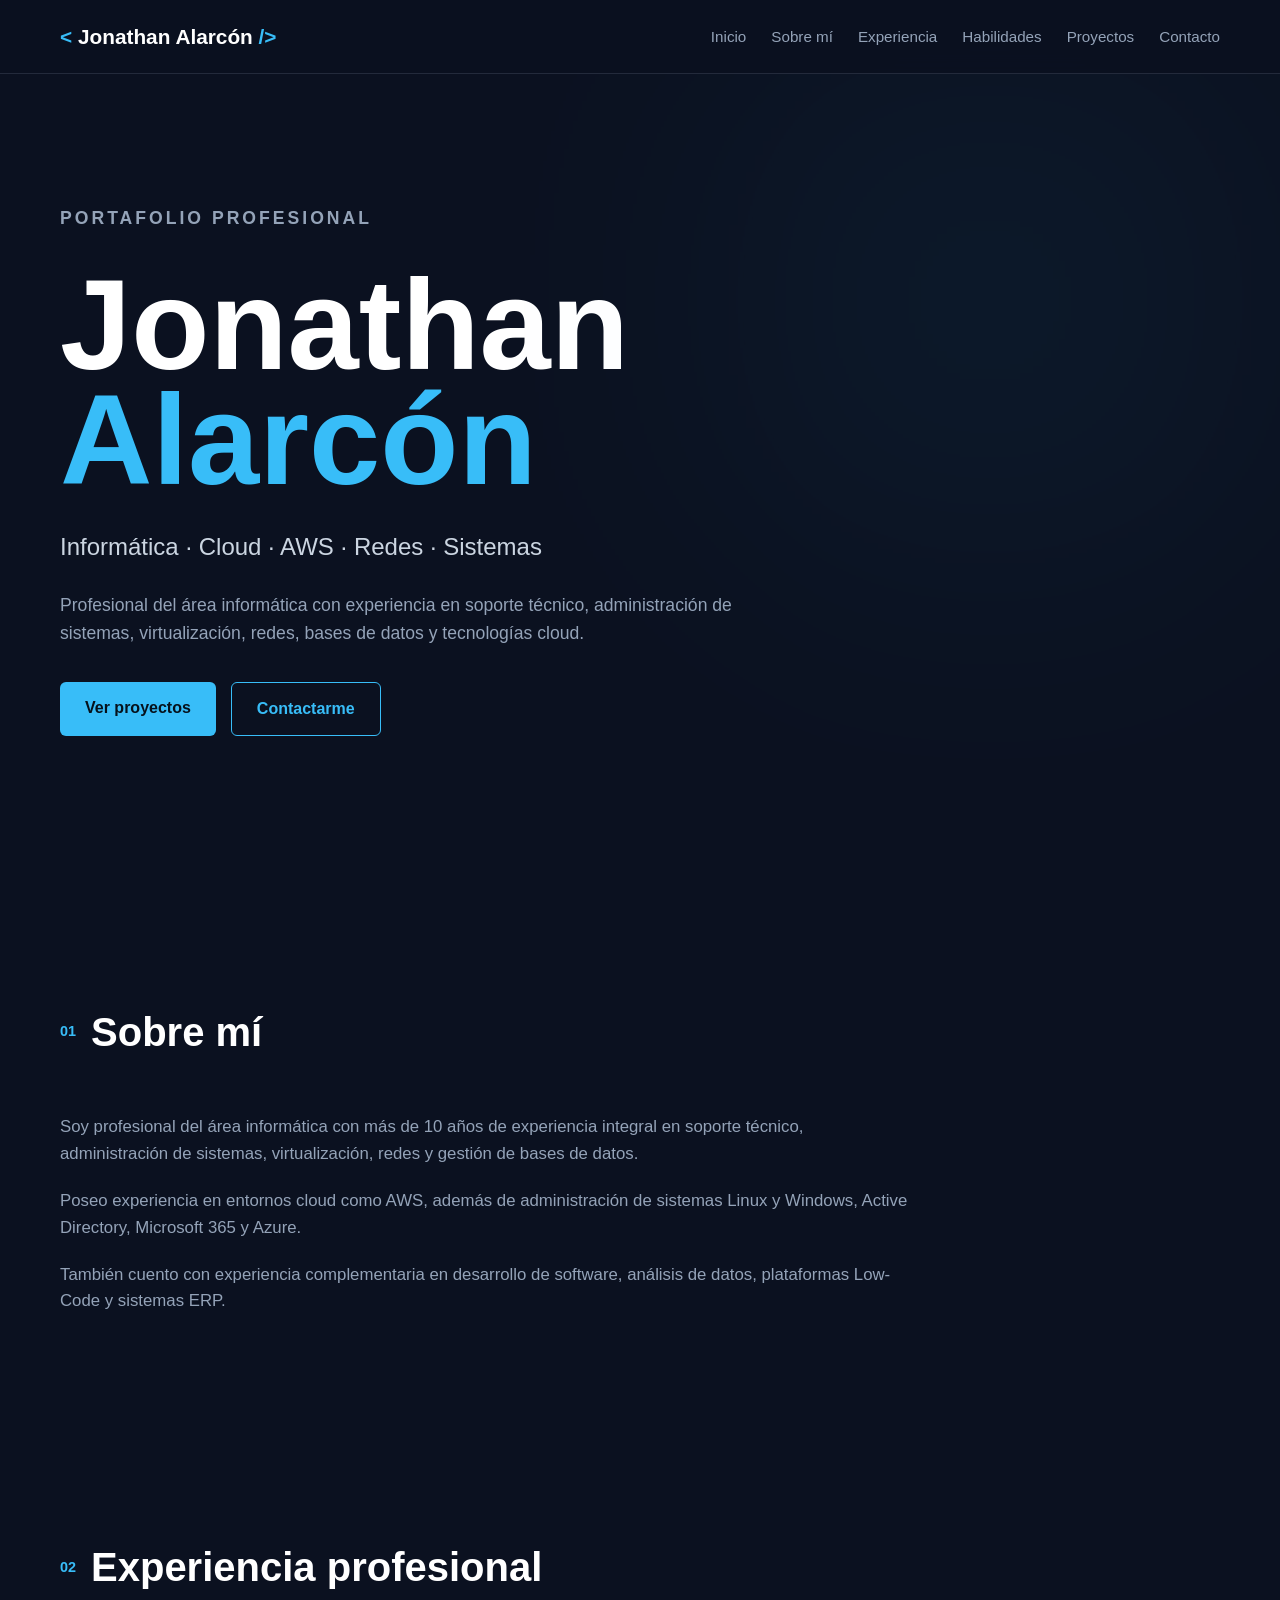
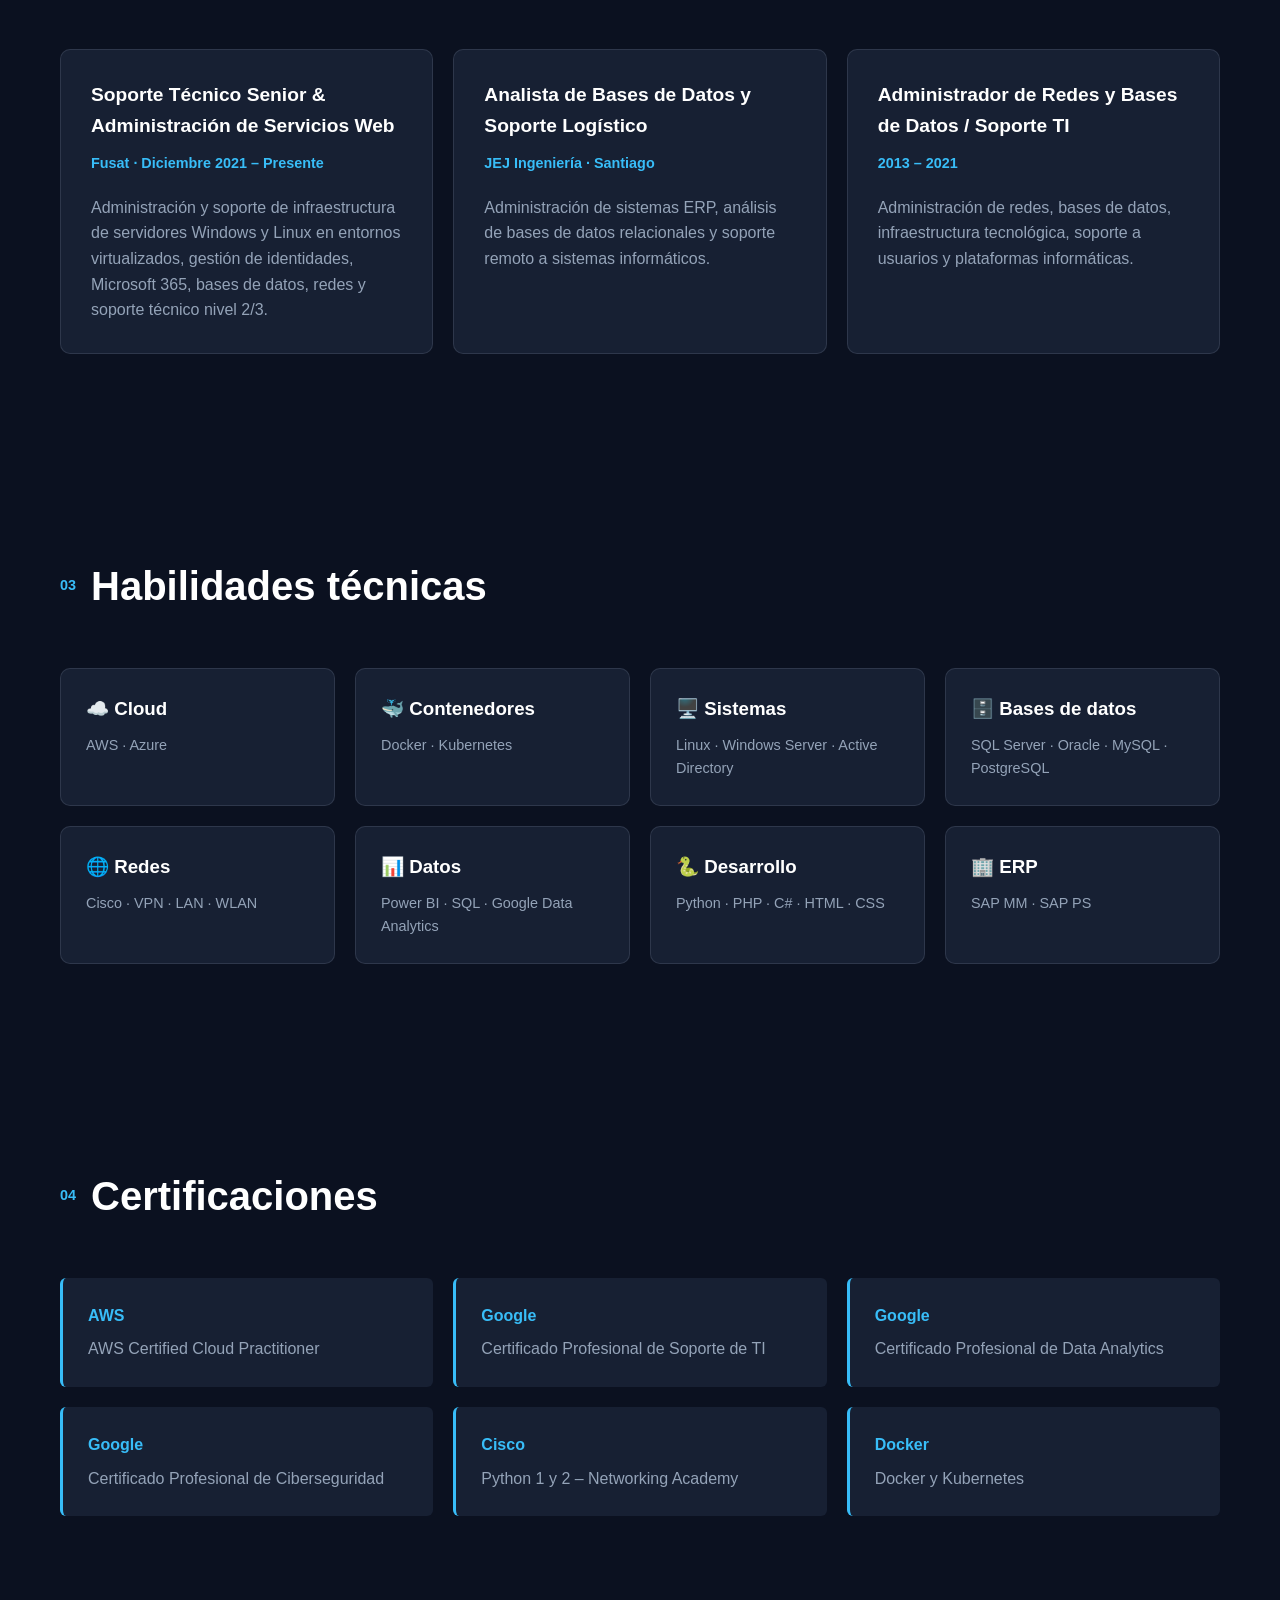
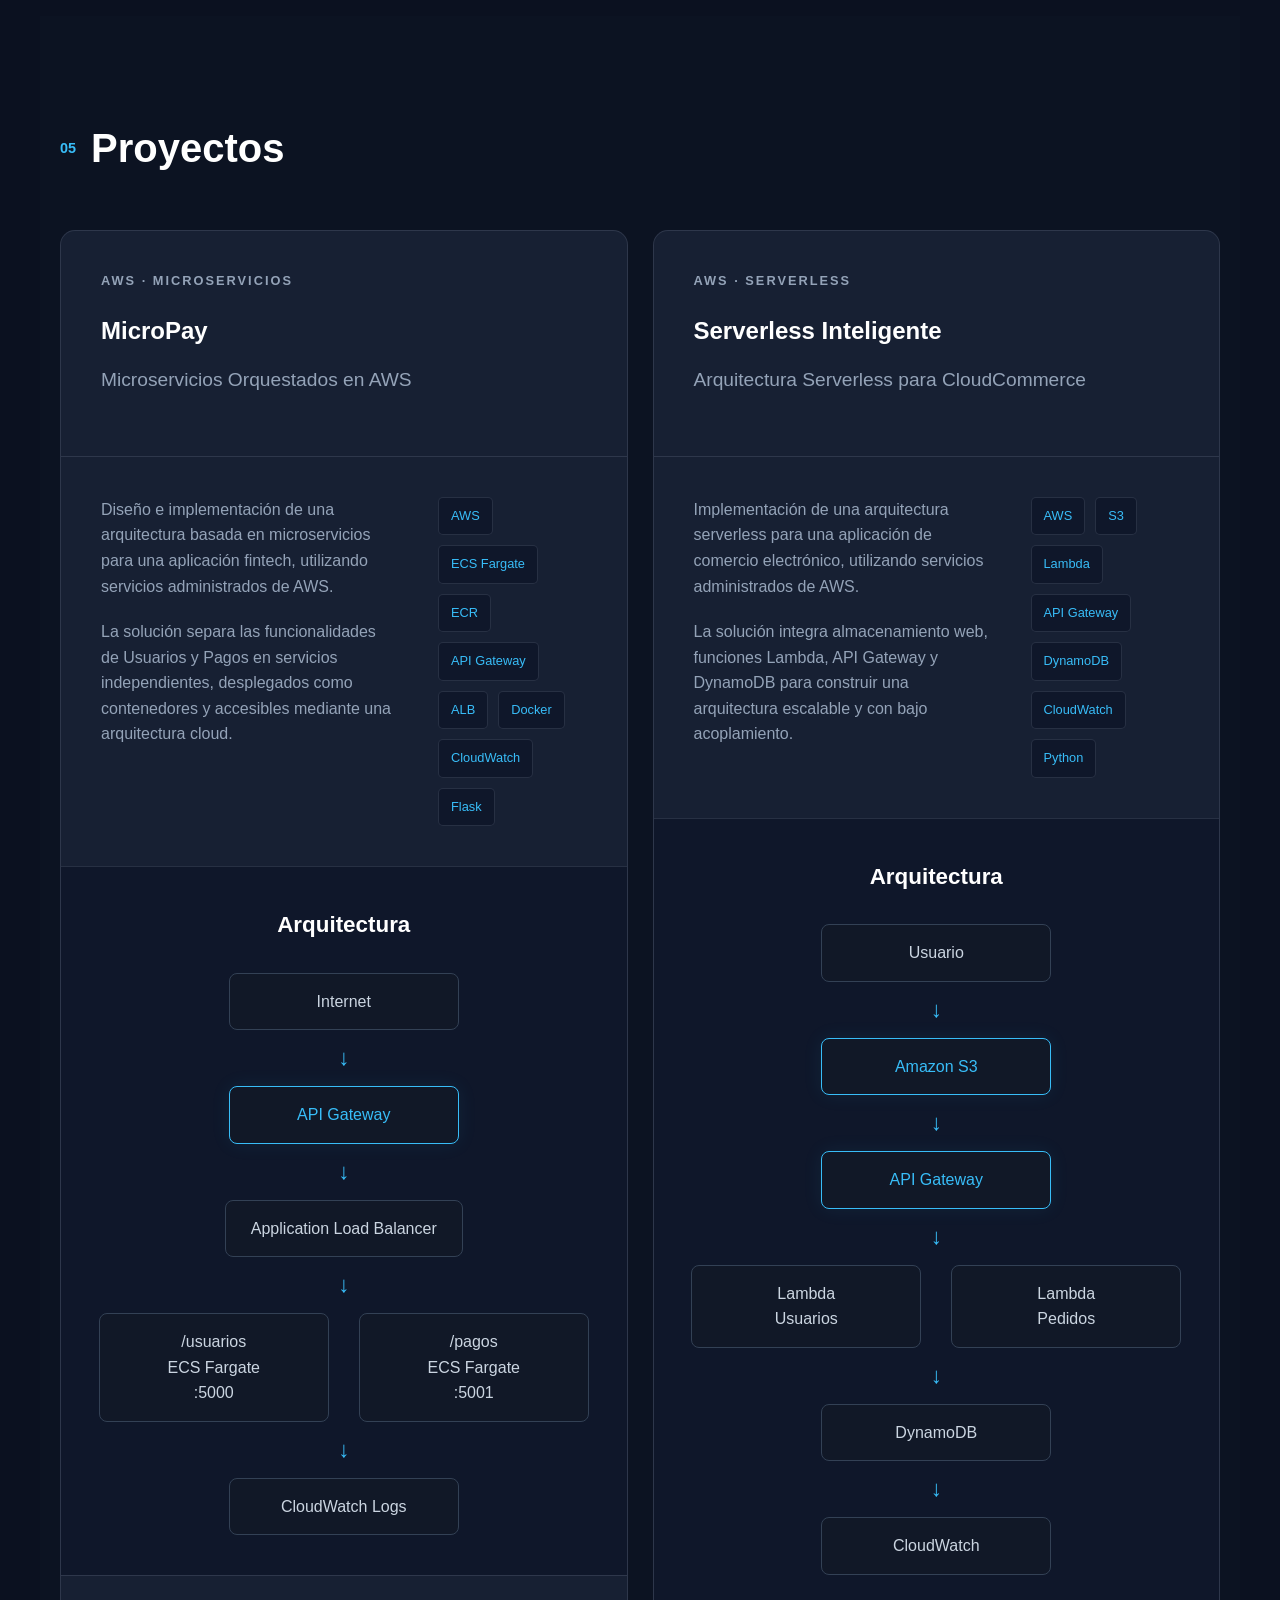
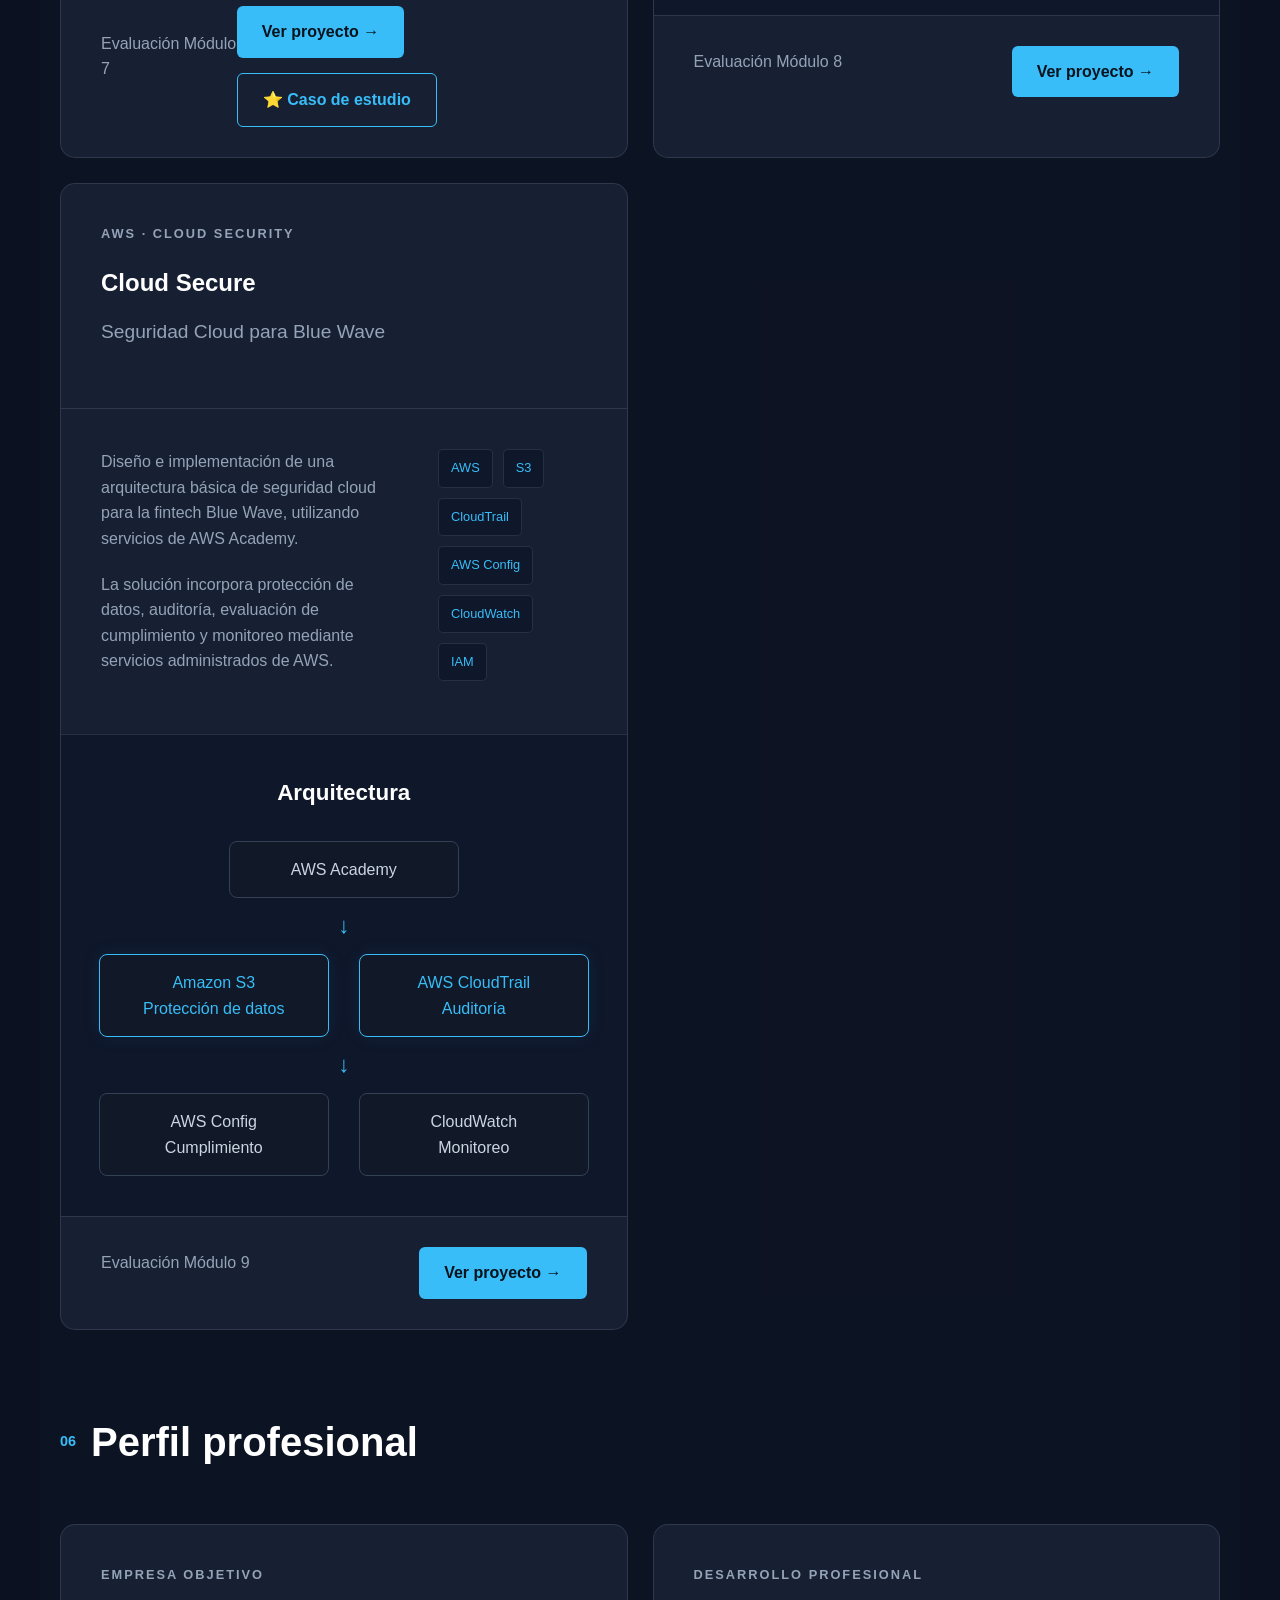
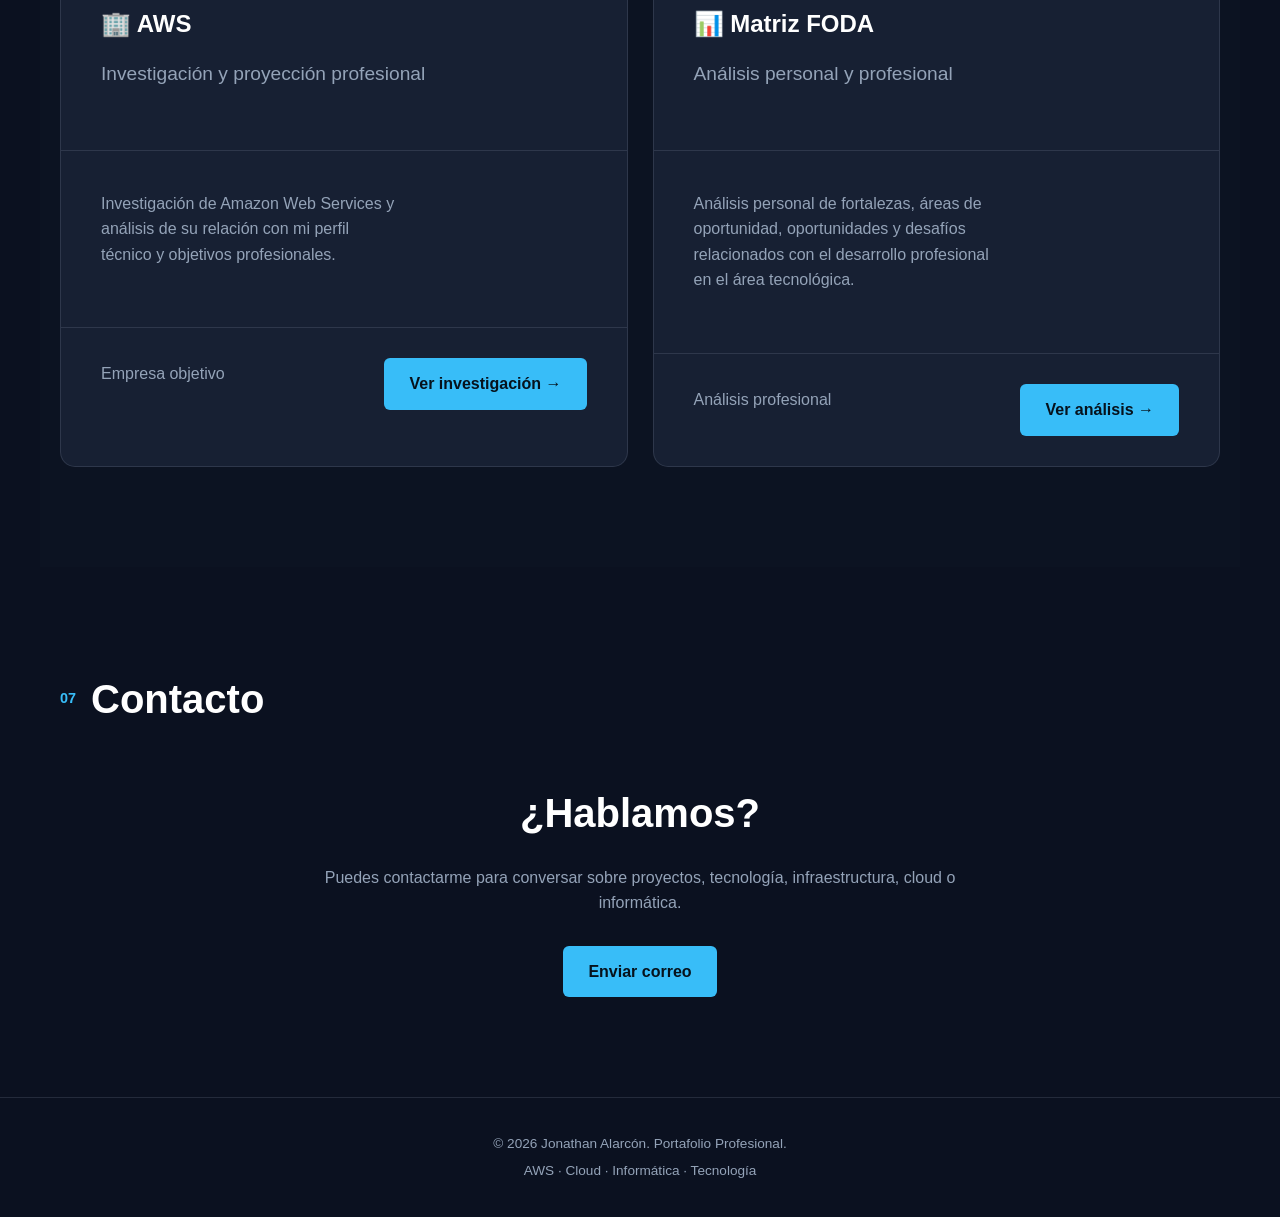
<file: index.html>
<!DOCTYPE html>
<html lang="es">

<head>
    <meta charset="UTF-8">
    <meta name="viewport" content="width=device-width, initial-scale=1.0">

    <title>Jonathan Alarcón | Portafolio Profesional</title>

    <meta name="description"
        content="Portafolio profesional de Jonathan Alarcón, especialista en informática, cloud, AWS, redes y sistemas.">

    <link rel="stylesheet" href="style.css">
</head>

<body>

    <!-- =========================
         NAVEGACIÓN
    ========================== -->

    <header>

        <nav class="navbar">

            <a href="#inicio" class="logo">
                Jonathan Alarcón
            </a>

            <ul class="nav-links">
                <li><a href="#inicio">Inicio</a></li>
                <li><a href="#sobre-mi">Sobre mí</a></li>
                <li><a href="#experiencia">Experiencia</a></li>
                <li><a href="#habilidades">Habilidades</a></li>
                <li><a href="#proyectos">Proyectos</a></li>
                <li><a href="#contacto">Contacto</a></li>
            </ul>

        </nav>

    </header>


    <main>

        <!-- =========================
             INICIO
        ========================== -->

        <section id="inicio" class="hero">

            <div class="hero-content">

                <p class="hero-tag">
                    PORTAFOLIO PROFESIONAL
                </p>

                <h1>
                    Jonathan<br>
                    <span>Alarcón</span>
                </h1>

                <h2>
                    Informática · Cloud · AWS · Redes · Sistemas
                </h2>

                <p>
                    Profesional del área informática con experiencia
                    en soporte técnico, administración de sistemas,
                    virtualización, redes, bases de datos y tecnologías cloud.
                </p>

                <div class="hero-buttons">

                    <a href="#proyectos" class="btn">
                        Ver proyectos
                    </a>

                    <a href="#contacto" class="btn btn-outline">
                        Contactarme
                    </a>

                </div>

            </div>

        </section>


        <!-- =========================
             SOBRE MÍ
        ========================== -->

        <section id="sobre-mi" class="section">

            <div class="section-title">
                <span>01</span>
                <h2>Sobre mí</h2>
            </div>

            <div class="about-content">

                <p>
                    Soy profesional del área informática con más de
                    10 años de experiencia integral en soporte técnico,
                    administración de sistemas, virtualización, redes
                    y gestión de bases de datos.
                </p>

                <p>
                    Poseo experiencia en entornos cloud como AWS,
                    además de administración de sistemas Linux y Windows,
                    Active Directory, Microsoft 365 y Azure.
                </p>

                <p>
                    También cuento con experiencia complementaria en
                    desarrollo de software, análisis de datos,
                    plataformas Low-Code y sistemas ERP.
                </p>

            </div>

        </section>


        <!-- =========================
             EXPERIENCIA
        ========================== -->

        <section id="experiencia" class="section">

            <div class="section-title">
                <span>02</span>
                <h2>Experiencia profesional</h2>
            </div>

            <div class="experience-grid">

                <article class="card">

                    <h3>
                        Soporte Técnico Senior &
                        Administración de Servicios Web
                    </h3>

                    <h4>
                        Fusat · Diciembre 2021 – Presente
                    </h4>

                    <p>
                        Administración y soporte de infraestructura de
                        servidores Windows y Linux en entornos virtualizados,
                        gestión de identidades, Microsoft 365, bases de datos,
                        redes y soporte técnico nivel 2/3.
                    </p>

                </article>


                <article class="card">

                    <h3>
                        Analista de Bases de Datos
                        y Soporte Logístico
                    </h3>

                    <h4>
                        JEJ Ingeniería · Santiago
                    </h4>

                    <p>
                        Administración de sistemas ERP, análisis de bases
                        de datos relacionales y soporte remoto a sistemas
                        informáticos.
                    </p>

                </article>


                <article class="card">

                    <h3>
                        Administrador de Redes y
                        Bases de Datos / Soporte TI
                    </h3>

                    <h4>
                        2013 – 2021
                    </h4>

                    <p>
                        Administración de redes, bases de datos,
                        infraestructura tecnológica, soporte a usuarios
                        y plataformas informáticas.
                    </p>

                </article>

            </div>

        </section>


        <!-- =========================
             HABILIDADES
        ========================== -->

        <section id="habilidades" class="section">

            <div class="section-title">
                <span>03</span>
                <h2>Habilidades técnicas</h2>
            </div>

            <div class="skills-grid">

                <div class="skill">
                    <h3>☁️ Cloud</h3>
                    <p>AWS · Azure</p>
                </div>

                <div class="skill">
                    <h3>🐳 Contenedores</h3>
                    <p>Docker · Kubernetes</p>
                </div>

                <div class="skill">
                    <h3>🖥️ Sistemas</h3>
                    <p>Linux · Windows Server · Active Directory</p>
                </div>

                <div class="skill">
                    <h3>🗄️ Bases de datos</h3>
                    <p>SQL Server · Oracle · MySQL · PostgreSQL</p>
                </div>

                <div class="skill">
                    <h3>🌐 Redes</h3>
                    <p>Cisco · VPN · LAN · WLAN</p>
                </div>

                <div class="skill">
                    <h3>📊 Datos</h3>
                    <p>Power BI · SQL · Google Data Analytics</p>
                </div>

                <div class="skill">
                    <h3>🐍 Desarrollo</h3>
                    <p>Python · PHP · C# · HTML · CSS</p>
                </div>

                <div class="skill">
                    <h3>🏢 ERP</h3>
                    <p>SAP MM · SAP PS</p>
                </div>

            </div>

        </section>


        <!-- =========================
             CERTIFICACIONES
        ========================== -->

        <section id="certificaciones" class="section">

            <div class="section-title">
                <span>04</span>
                <h2>Certificaciones</h2>
            </div>

            <div class="certifications">

                <div class="certification">
                    <strong>AWS</strong>
                    <p>AWS Certified Cloud Practitioner</p>
                </div>

                <div class="certification">
                    <strong>Google</strong>
                    <p>Certificado Profesional de Soporte de TI</p>
                </div>

                <div class="certification">
                    <strong>Google</strong>
                    <p>Certificado Profesional de Data Analytics</p>
                </div>

                <div class="certification">
                    <strong>Google</strong>
                    <p>Certificado Profesional de Ciberseguridad</p>
                </div>

                <div class="certification">
                    <strong>Cisco</strong>
                    <p>Python 1 y 2 – Networking Academy</p>
                </div>

                <div class="certification">
                    <strong>Docker</strong>
                    <p>Docker y Kubernetes</p>
                </div>

            </div>

        </section>


        <!-- =========================
             PROYECTOS
        ========================== -->

        <section id="proyectos" class="section projects-section">

            <div class="section-title">
                <span>05</span>
                <h2>Proyectos</h2>
            </div>


            <div class="projects-grid">

                <!-- =========================
                     PROYECTO 1 - MICROPAY
                ========================== -->

                <article class="project-card">

                    <div class="project-header">

                        <p class="project-label">
                            AWS · MICROSERVICIOS
                        </p>

                        <h3>
                            MicroPay
                        </h3>

                        <p class="project-subtitle">
                            Microservicios Orquestados en AWS
                        </p>

                    </div>


                    <div class="project-content">

                        <div class="project-description">

                            <p>
                                Diseño e implementación de una arquitectura
                                basada en microservicios para una aplicación
                                fintech, utilizando servicios administrados
                                de AWS.
                            </p>

                            <p>
                                La solución separa las funcionalidades de
                                Usuarios y Pagos en servicios independientes,
                                desplegados como contenedores y accesibles
                                mediante una arquitectura cloud.
                            </p>

                        </div>


                        <div class="project-technologies">

                            <span>AWS</span>
                            <span>ECS Fargate</span>
                            <span>ECR</span>
                            <span>API Gateway</span>
                            <span>ALB</span>
                            <span>Docker</span>
                            <span>CloudWatch</span>
                            <span>Flask</span>

                        </div>

                    </div>


                    <div class="architecture">

                        <h4>
                            Arquitectura
                        </h4>

                        <div class="architecture-flow">

                            <div class="architecture-box">
                                Internet
                            </div>

                            <div class="arrow">
                                ↓
                            </div>

                            <div class="architecture-box highlight">
                                API Gateway
                            </div>

                            <div class="arrow">
                                ↓
                            </div>

                            <div class="architecture-box">
                                Application Load Balancer
                            </div>

                            <div class="arrow">
                                ↓
                            </div>

                            <div class="services">

                                <div class="architecture-box">
                                    /usuarios<br>
                                    ECS Fargate<br>
                                    :5000
                                </div>

                                <div class="architecture-box">
                                    /pagos<br>
                                    ECS Fargate<br>
                                    :5001
                                </div>

                            </div>

                            <div class="arrow">
                                ↓
                            </div>

                            <div class="architecture-box">
                                CloudWatch Logs
                            </div>

                        </div>

                    </div>


                    <div class="project-footer">

                        <p>
                            Evaluación Módulo 7
                        </p>

                        <div class="hero-buttons">

                            <a href="proyectos/micropay.html" class="btn">
                                Ver proyecto →
                            </a>

                            <a href="proyectos/caso-estudio.html" class="btn btn-outline">
                                ⭐ Caso de estudio
                            </a>

                        </div>

                    </div>

                </article>


                <!-- =========================
                     PROYECTO 2 - SERVERLESS
                ========================== -->

                <article class="project-card">

                    <div class="project-header">

                        <p class="project-label">
                            AWS · SERVERLESS
                        </p>

                        <h3>
                            Serverless Inteligente
                        </h3>

                        <p class="project-subtitle">
                            Arquitectura Serverless para CloudCommerce
                        </p>

                    </div>


                    <div class="project-content">

                        <div class="project-description">

                            <p>
                                Implementación de una arquitectura serverless
                                para una aplicación de comercio electrónico,
                                utilizando servicios administrados de AWS.
                            </p>

                            <p>
                                La solución integra almacenamiento web,
                                funciones Lambda, API Gateway y DynamoDB
                                para construir una arquitectura escalable
                                y con bajo acoplamiento.
                            </p>

                        </div>


                        <div class="project-technologies">

                            <span>AWS</span>
                            <span>S3</span>
                            <span>Lambda</span>
                            <span>API Gateway</span>
                            <span>DynamoDB</span>
                            <span>CloudWatch</span>
                            <span>Python</span>

                        </div>

                    </div>


                    <div class="architecture">

                        <h4>
                            Arquitectura
                        </h4>

                        <div class="architecture-flow">

                            <div class="architecture-box">
                                Usuario
                            </div>

                            <div class="arrow">
                                ↓
                            </div>

                            <div class="architecture-box highlight">
                                Amazon S3
                            </div>

                            <div class="arrow">
                                ↓
                            </div>

                            <div class="architecture-box highlight">
                                API Gateway
                            </div>

                            <div class="arrow">
                                ↓
                            </div>

                            <div class="services">

                                <div class="architecture-box">
                                    Lambda<br>
                                    Usuarios
                                </div>

                                <div class="architecture-box">
                                    Lambda<br>
                                    Pedidos
                                </div>

                            </div>

                            <div class="arrow">
                                ↓
                            </div>

                            <div class="architecture-box">
                                DynamoDB
                            </div>

                            <div class="arrow">
                                ↓
                            </div>

                            <div class="architecture-box">
                                CloudWatch
                            </div>

                        </div>

                    </div>


                    <div class="project-footer">

                        <p>
                            Evaluación Módulo 8
                        </p>

                        <a href="proyectos/serverless.html" class="btn">
                            Ver proyecto →
                        </a>

                    </div>

                </article>


                <!-- =========================
                     PROYECTO 3 - CLOUD SECURE
                ========================== -->

                <article class="project-card">

                    <div class="project-header">

                        <p class="project-label">
                            AWS · CLOUD SECURITY
                        </p>

                        <h3>
                            Cloud Secure
                        </h3>

                        <p class="project-subtitle">
                            Seguridad Cloud para Blue Wave
                        </p>

                    </div>


                    <div class="project-content">

                        <div class="project-description">

                            <p>
                                Diseño e implementación de una arquitectura básica
                                de seguridad cloud para la fintech Blue Wave,
                                utilizando servicios de AWS Academy.
                            </p>

                            <p>
                                La solución incorpora protección de datos,
                                auditoría, evaluación de cumplimiento y monitoreo
                                mediante servicios administrados de AWS.
                            </p>

                        </div>


                        <div class="project-technologies">

                            <span>AWS</span>
                            <span>S3</span>
                            <span>CloudTrail</span>
                            <span>AWS Config</span>
                            <span>CloudWatch</span>
                            <span>IAM</span>

                        </div>

                    </div>


                    <div class="architecture">

                        <h4>
                            Arquitectura
                        </h4>

                        <div class="architecture-flow">

                            <div class="architecture-box">
                                AWS Academy
                            </div>

                            <div class="arrow">
                                ↓
                            </div>

                            <div class="services">

                                <div class="architecture-box highlight">
                                    Amazon S3<br>
                                    Protección de datos
                                </div>

                                <div class="architecture-box highlight">
                                    AWS CloudTrail<br>
                                    Auditoría
                                </div>

                            </div>

                            <div class="arrow">
                                ↓
                            </div>

                            <div class="services">

                                <div class="architecture-box">
                                    AWS Config<br>
                                    Cumplimiento
                                </div>

                                <div class="architecture-box">
                                    CloudWatch<br>
                                    Monitoreo
                                </div>

                            </div>

                        </div>

                    </div>


                    <div class="project-footer">

                        <p>
                            Evaluación Módulo 9
                        </p>

                        <a href="proyectos/cloud-secure.html" class="btn">
                            Ver proyecto →
                        </a>

                    </div>

                </article>

            </div>


            <!-- =========================
                 RECURSOS PROFESIONALES
            ========================== -->

            <div class="section-title" style="margin-top:80px;">

                <span>06</span>

                <h2>
                    Perfil profesional
                </h2>

            </div>


            <div class="projects-grid">

                <article class="project-card">

                    <div class="project-header">

                        <p class="project-label">
                            EMPRESA OBJETIVO
                        </p>

                        <h3>
                            🏢 AWS
                        </h3>

                        <p class="project-subtitle">
                            Investigación y proyección profesional
                        </p>

                    </div>


                    <div class="project-content">

                        <div class="project-description">

                            <p>
                                Investigación de Amazon Web Services y análisis
                                de su relación con mi perfil técnico y objetivos
                                profesionales.
                            </p>

                        </div>

                    </div>


                    <div class="project-footer">

                        <p>
                            Empresa objetivo
                        </p>

                        <a href="proyectos/empresa-objetivo.html" class="btn">
                            Ver investigación →
                        </a>

                    </div>

                </article>


                <article class="project-card">

                    <div class="project-header">

                        <p class="project-label">
                            DESARROLLO PROFESIONAL
                        </p>

                        <h3>
                            📊 Matriz FODA
                        </h3>

                        <p class="project-subtitle">
                            Análisis personal y profesional
                        </p>

                    </div>


                    <div class="project-content">

                        <div class="project-description">

                            <p>
                                Análisis personal de fortalezas, áreas de
                                oportunidad, oportunidades y desafíos
                                relacionados con el desarrollo profesional
                                en el área tecnológica.
                            </p>

                        </div>

                    </div>


                    <div class="project-footer">

                        <p>
                            Análisis profesional
                        </p>

                        <a href="proyectos/foda.html" class="btn">
                            Ver análisis →
                        </a>

                    </div>

                </article>

            </div>

        </section>


        <!-- =========================
             CONTACTO
        ========================== -->

        <section id="contacto" class="section contact-section">

            <div class="section-title">

                <span>07</span>

                <h2>
                    Contacto
                </h2>

            </div>


            <div class="contact-content">

                <h3>
                    ¿Hablamos?
                </h3>

                <p>
                    Puedes contactarme para conversar sobre proyectos,
                    tecnología, infraestructura, cloud o informática.
                </p>

                <a href="mailto:STEELdebian@gmail.com"
                    class="btn"
                    aria-label="Enviar correo electrónico a Jonathan Alarcón">
                    Enviar correo
                </a>

            </div>

        </section>

    </main>


    <!-- =========================
         FOOTER
    ========================== -->

    <footer>

        <p>
            © 2026 Jonathan Alarcón.
            Portafolio Profesional.
        </p>

        <p>
            AWS · Cloud · Informática · Tecnología
        </p>

    </footer>

</body>

</html>
</file>
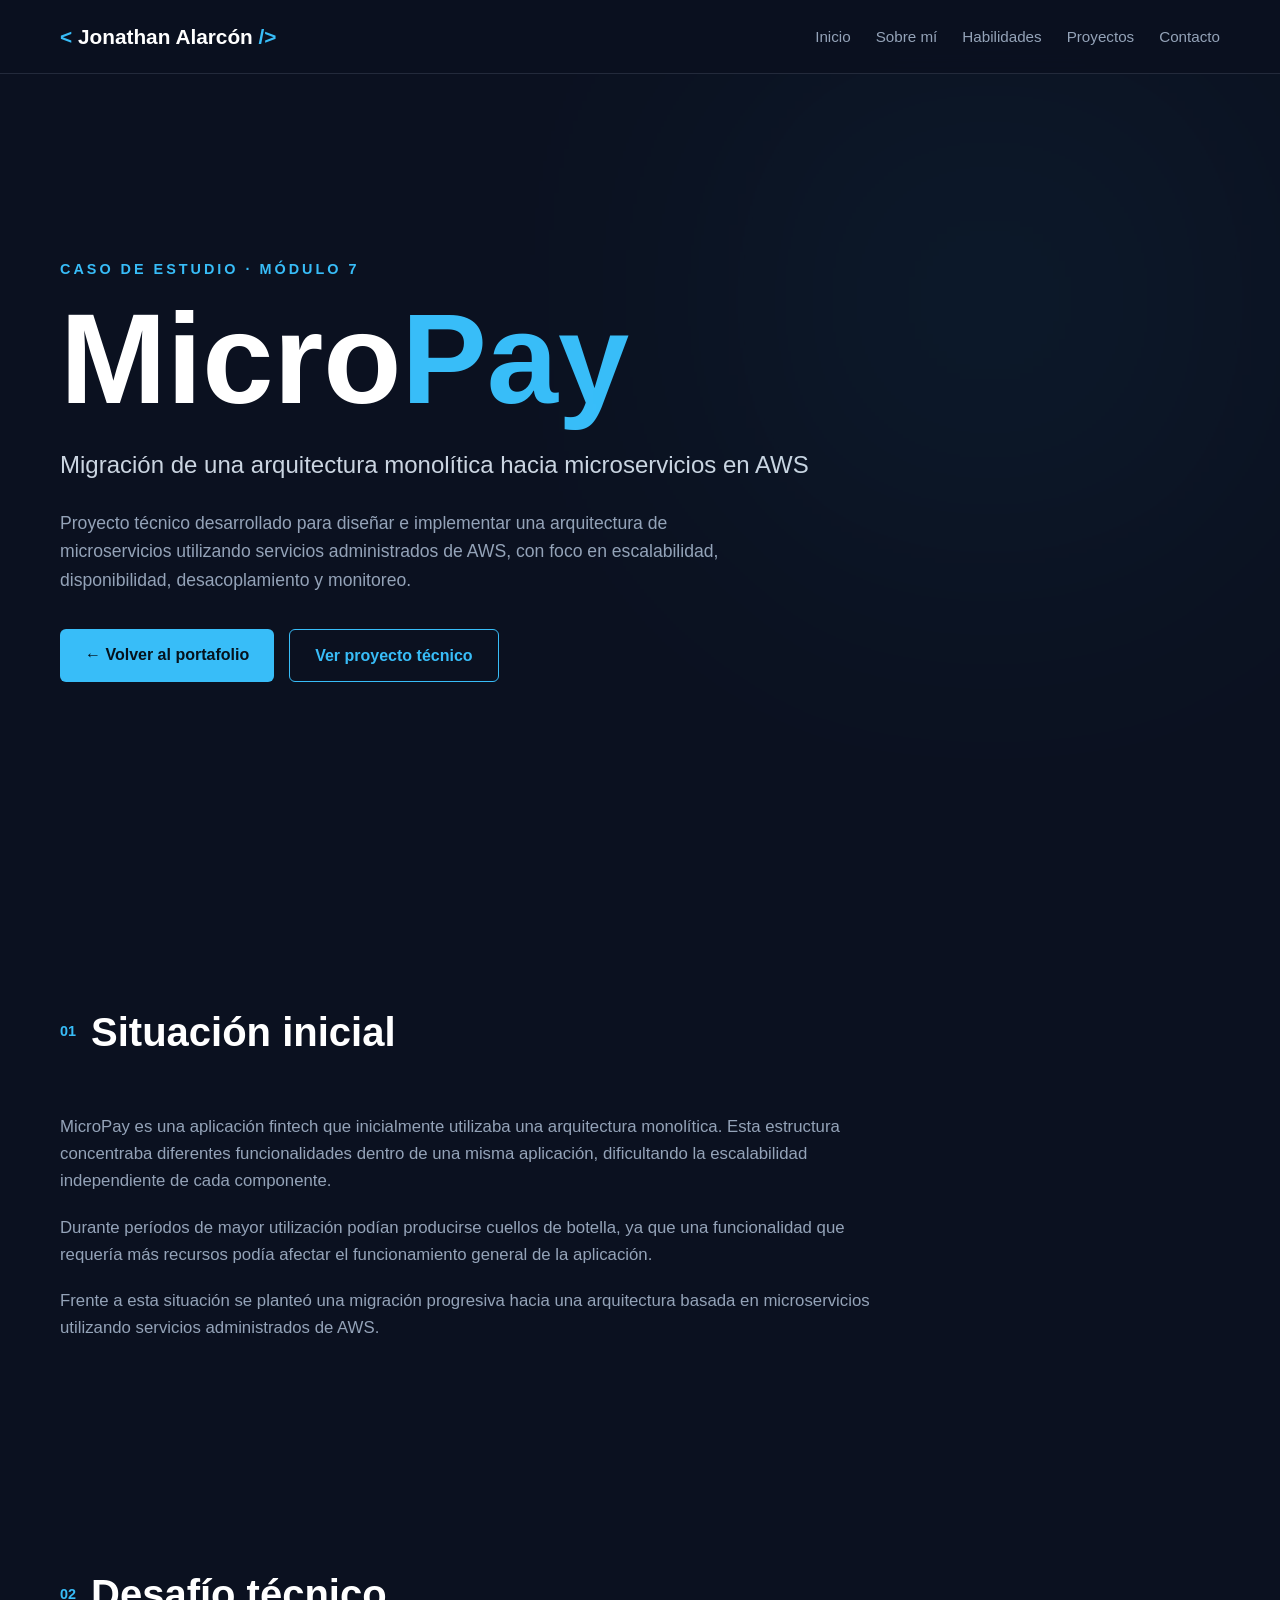
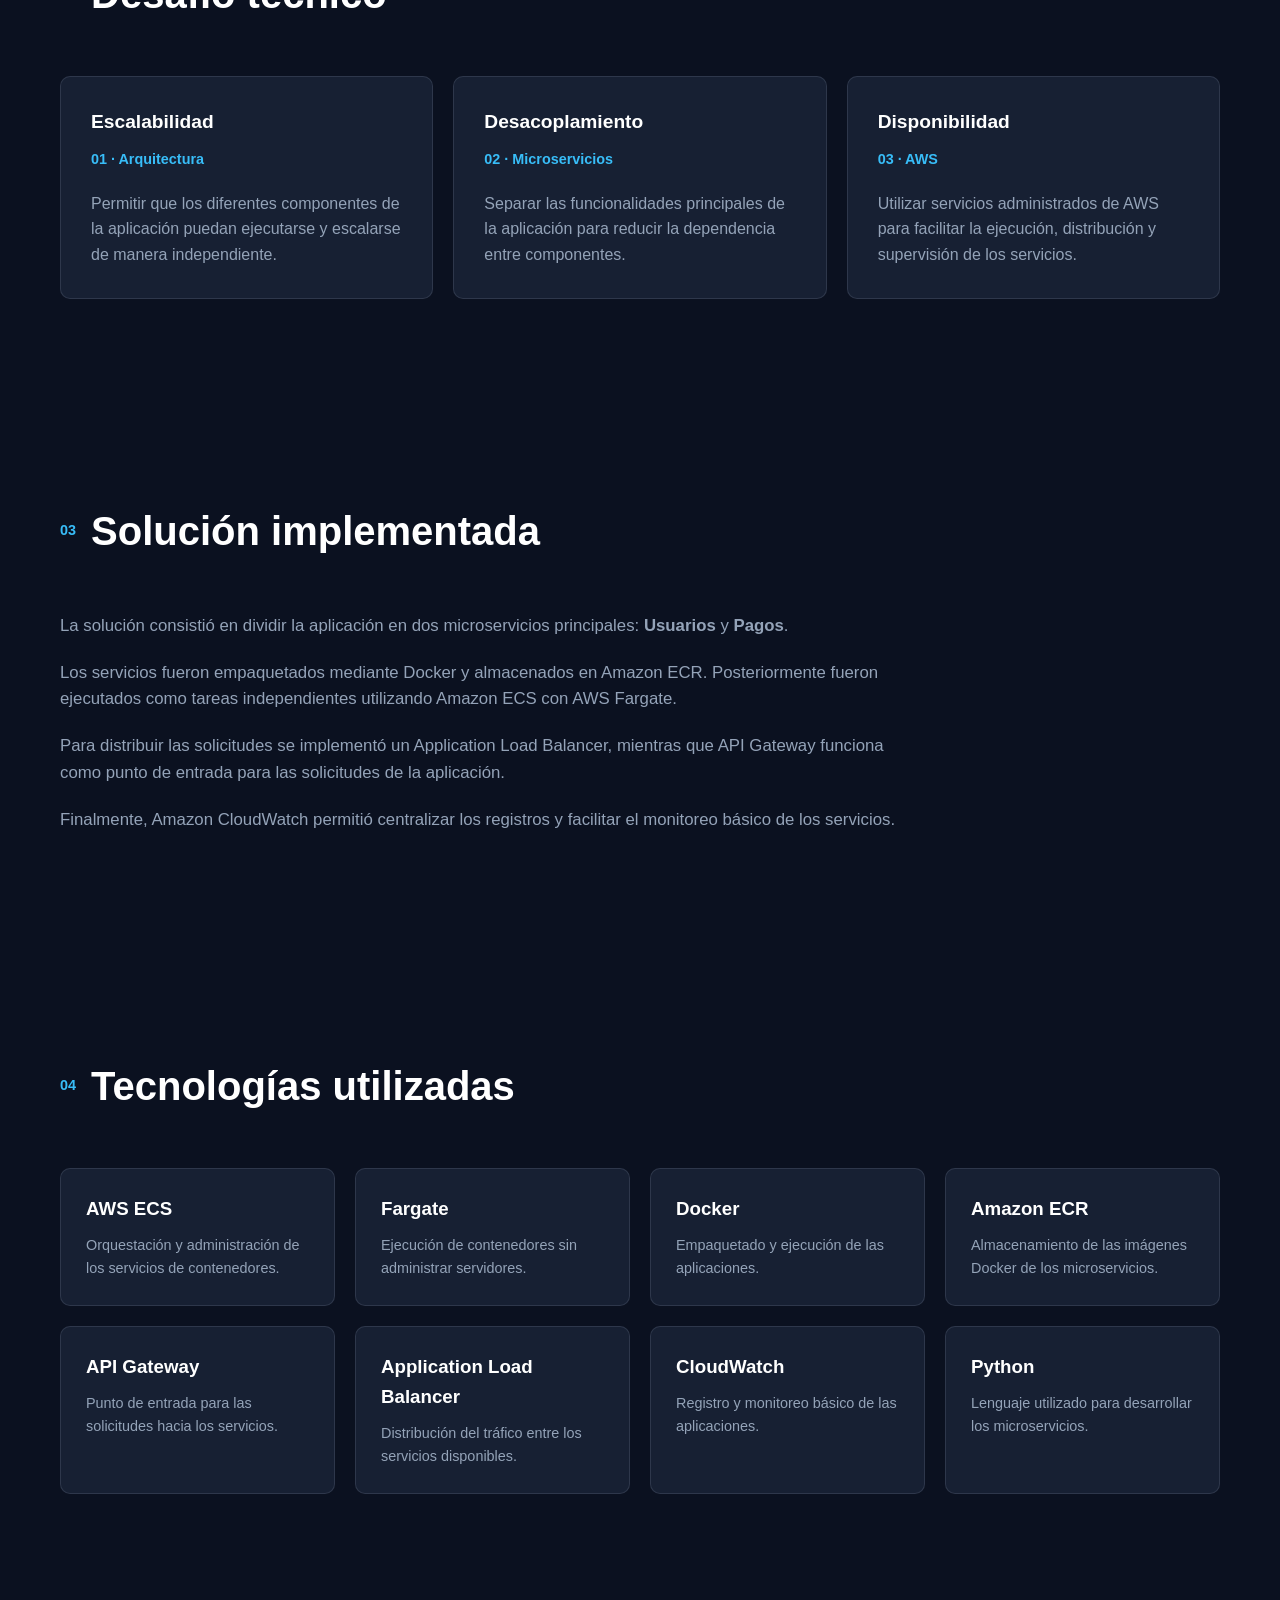
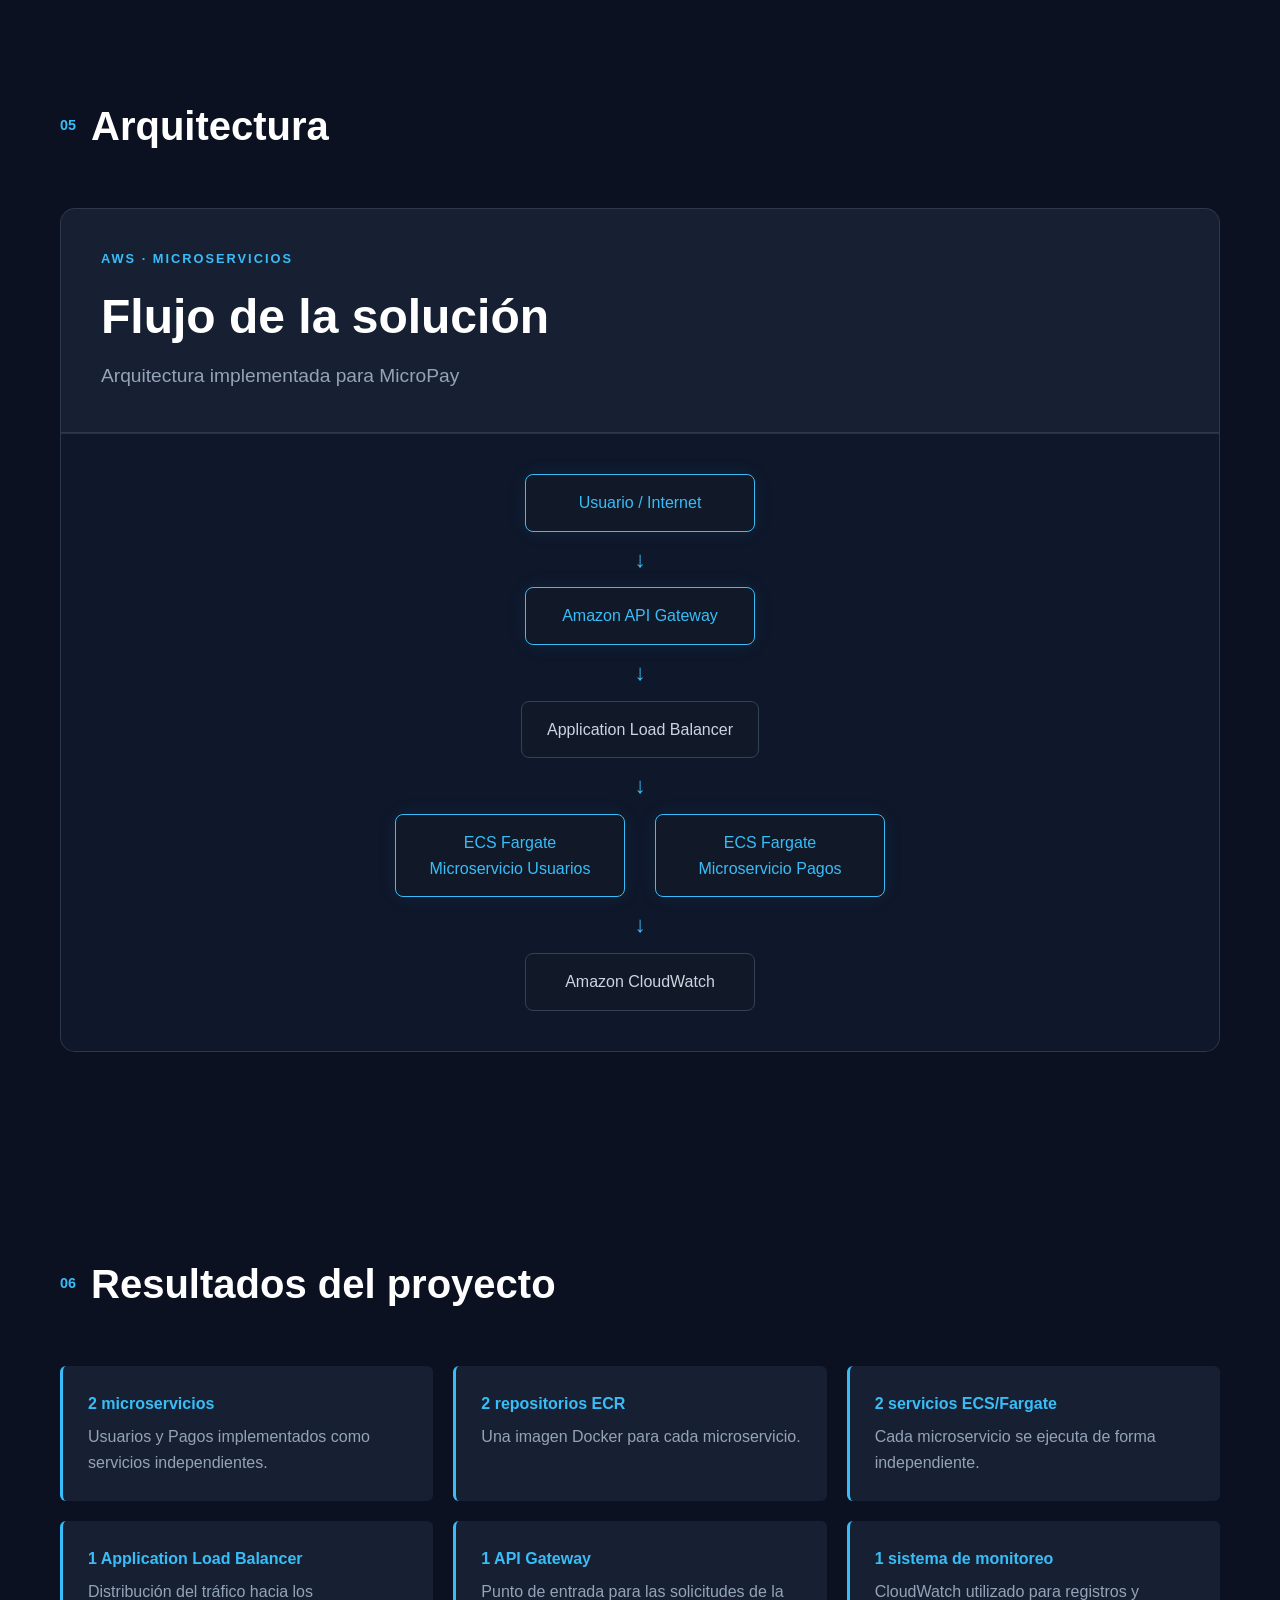
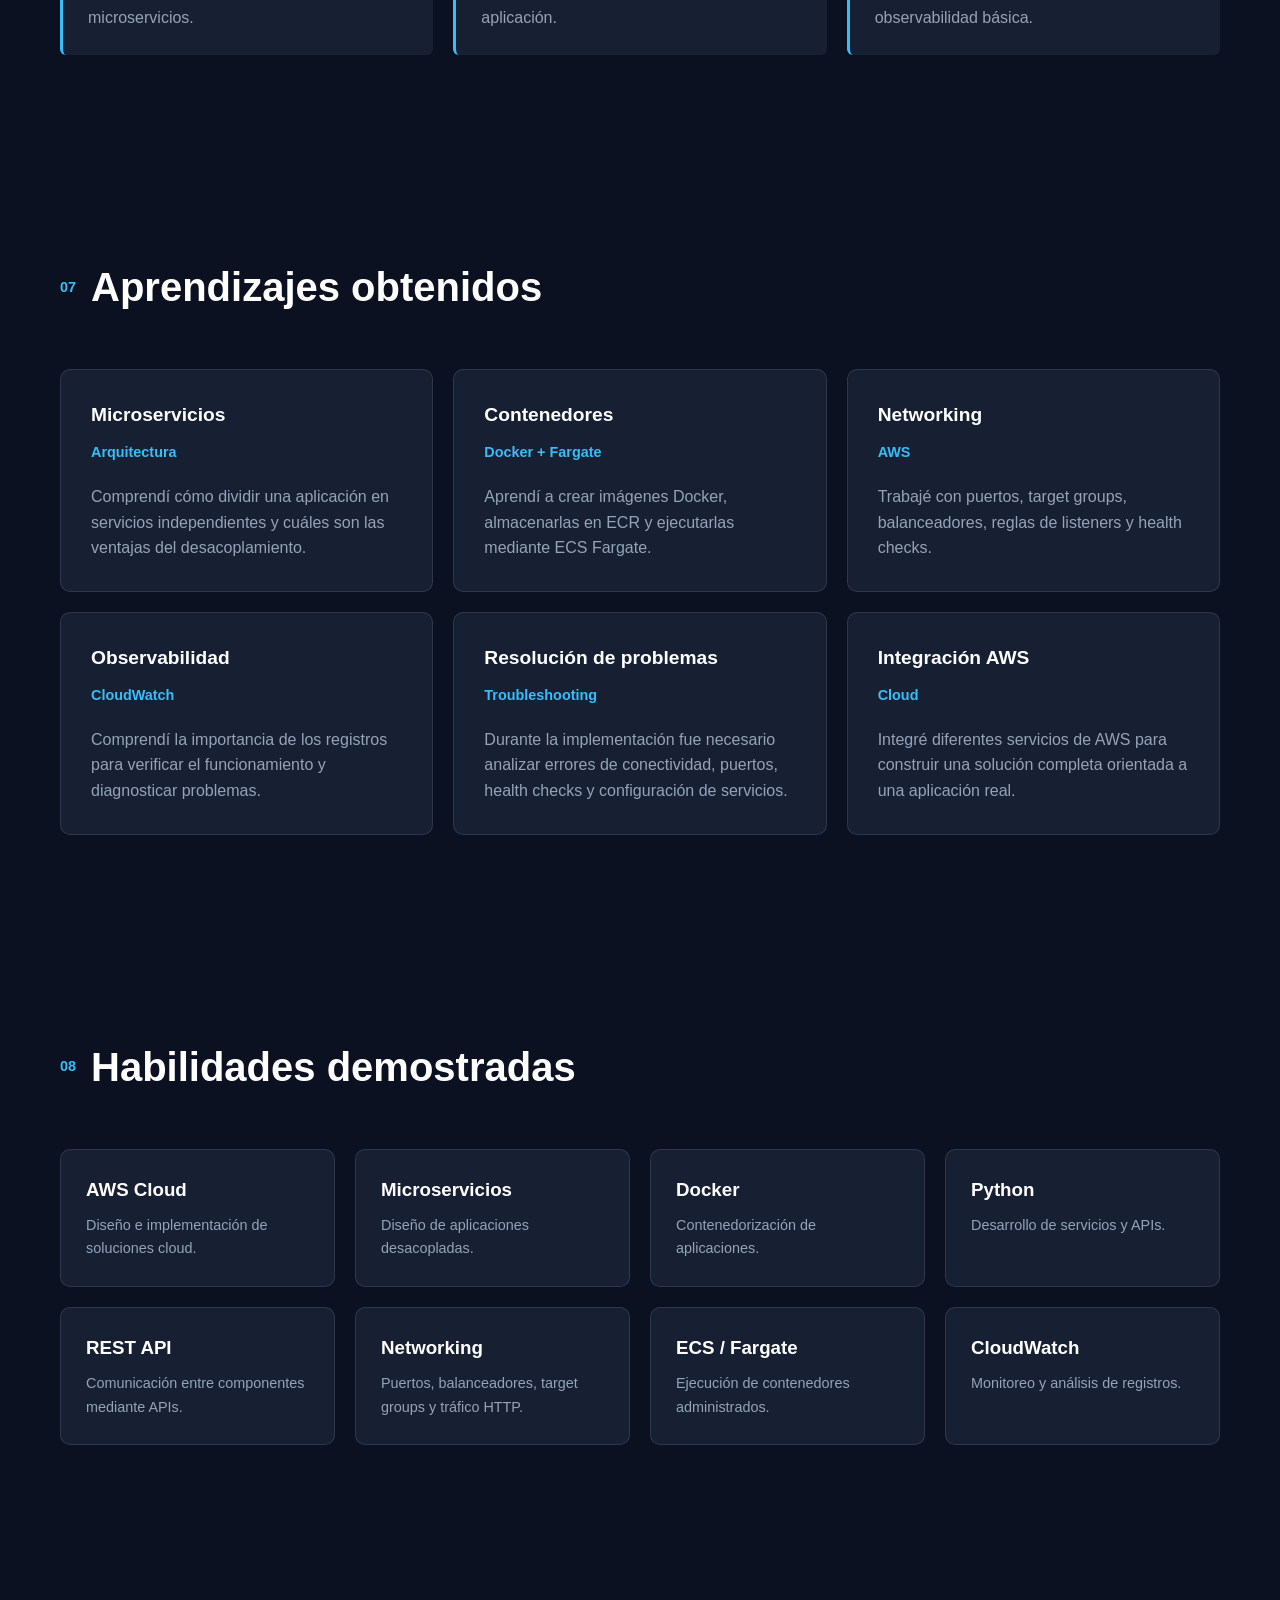
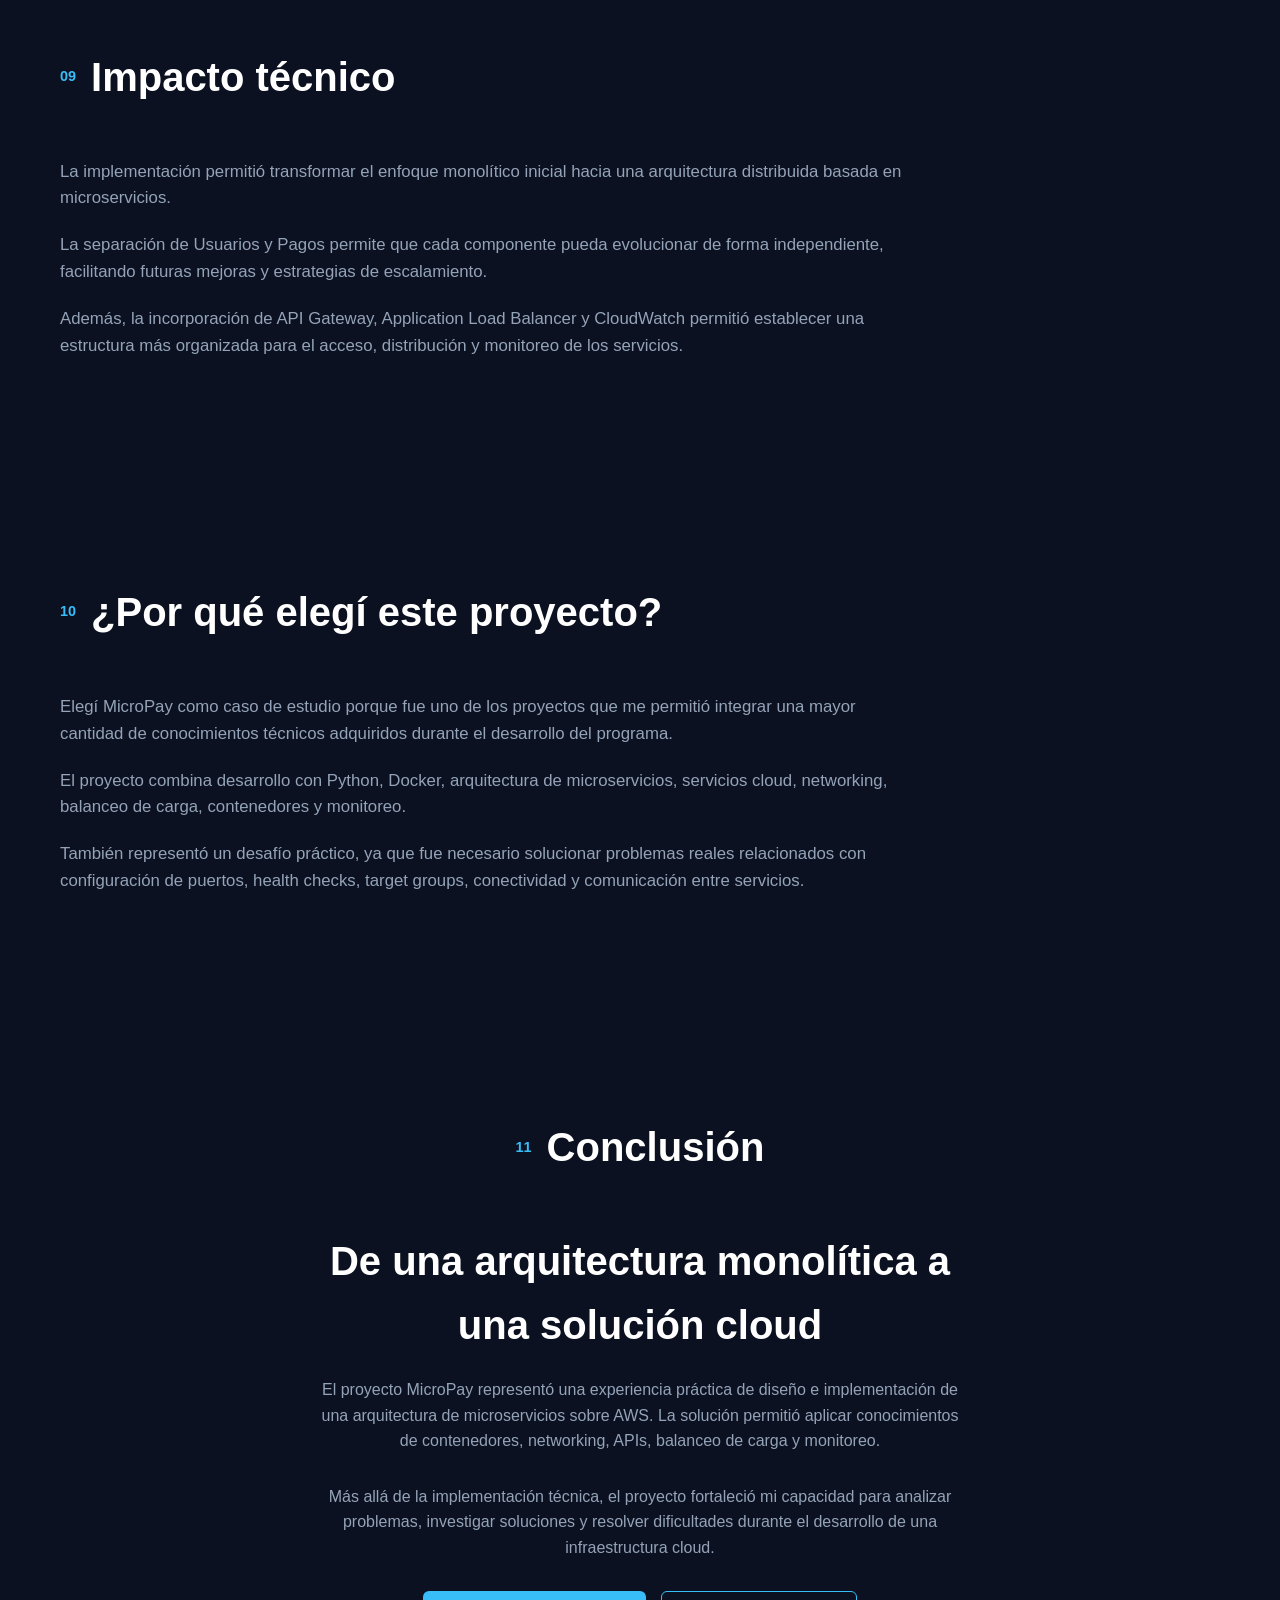
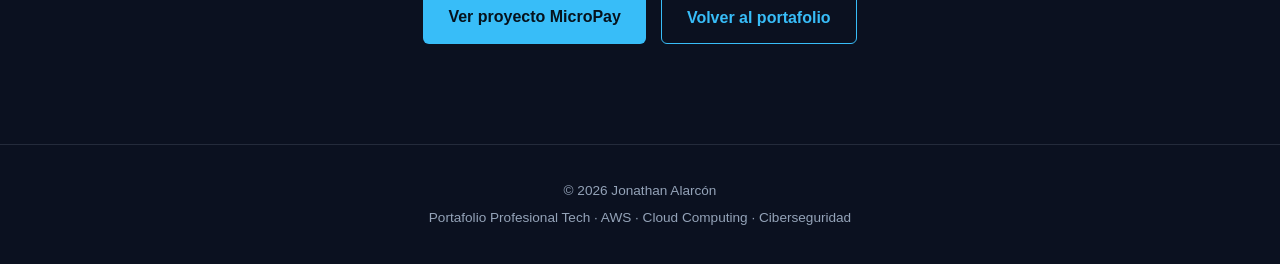
<file: proyectos/caso-estudio.html>
<!DOCTYPE html>
<html lang="es">

<head>
    <meta charset="UTF-8">
    <meta name="viewport" content="width=device-width, initial-scale=1.0">

    <title>Caso de Estudio | MicroPay | Jonathan Alarcón</title>

    <meta name="description"
        content="Caso de estudio técnico del proyecto MicroPay desarrollado con servicios AWS, microservicios, ECS Fargate, API Gateway y CloudWatch.">

    <link rel="stylesheet" href="../style.css">
</head>

<body>

    <!-- =========================
         NAVEGACIÓN
    ========================== -->

    <header>
        <div class="navbar">

            <a href="../index.html" class="logo">
                Jonathan Alarcón
            </a>

            <ul class="nav-links">
                <li><a href="../index.html">Inicio</a></li>
                <li><a href="../index.html#sobre-mi">Sobre mí</a></li>
                <li><a href="../index.html#habilidades">Habilidades</a></li>
                <li><a href="../index.html#proyectos">Proyectos</a></li>
                <li><a href="../index.html#contacto">Contacto</a></li>
            </ul>

        </div>
    </header>


    <!-- =========================
         HERO
    ========================== -->

    <section class="hero">

        <div class="hero-content">

            <div class="hero-tag">
                CASO DE ESTUDIO · MÓDULO 7
            </div>

            <h1>
                Micro<span>Pay</span>
            </h1>

            <h2>
                Migración de una arquitectura monolítica hacia microservicios en AWS
            </h2>

            <p>
                Proyecto técnico desarrollado para diseñar e implementar una arquitectura
                de microservicios utilizando servicios administrados de AWS, con foco en
                escalabilidad, disponibilidad, desacoplamiento y monitoreo.
            </p>

            <div class="hero-buttons">

                <a href="../index.html#proyectos" class="btn">
                    ← Volver al portafolio
                </a>

                <a href="micropay.html" class="btn btn-outline">
                    Ver proyecto técnico
                </a>

            </div>

        </div>

    </section>


    <!-- =========================
         SITUACIÓN INICIAL
    ========================== -->

    <section class="section">

        <div class="section-title">
            <span>01</span>
            <h2>Situación inicial</h2>
        </div>

        <div class="about-content">

            <p>
                MicroPay es una aplicación fintech que inicialmente utilizaba una
                arquitectura monolítica. Esta estructura concentraba diferentes
                funcionalidades dentro de una misma aplicación, dificultando la
                escalabilidad independiente de cada componente.
            </p>

            <p>
                Durante períodos de mayor utilización podían producirse cuellos de
                botella, ya que una funcionalidad que requería más recursos podía
                afectar el funcionamiento general de la aplicación.
            </p>

            <p>
                Frente a esta situación se planteó una migración progresiva hacia
                una arquitectura basada en microservicios utilizando servicios
                administrados de AWS.
            </p>

        </div>

    </section>


    <!-- =========================
         DESAFÍO
    ========================== -->

    <section class="section">

        <div class="section-title">
            <span>02</span>
            <h2>Desafío técnico</h2>
        </div>

        <div class="experience-grid">

            <div class="card">

                <h3>Escalabilidad</h3>

                <h4>01 · Arquitectura</h4>

                <p>
                    Permitir que los diferentes componentes de la aplicación
                    puedan ejecutarse y escalarse de manera independiente.
                </p>

            </div>


            <div class="card">

                <h3>Desacoplamiento</h3>

                <h4>02 · Microservicios</h4>

                <p>
                    Separar las funcionalidades principales de la aplicación
                    para reducir la dependencia entre componentes.
                </p>

            </div>


            <div class="card">

                <h3>Disponibilidad</h3>

                <h4>03 · AWS</h4>

                <p>
                    Utilizar servicios administrados de AWS para facilitar la
                    ejecución, distribución y supervisión de los servicios.
                </p>

            </div>

        </div>

    </section>


    <!-- =========================
         SOLUCIÓN
    ========================== -->

    <section class="section">

        <div class="section-title">
            <span>03</span>
            <h2>Solución implementada</h2>
        </div>

        <div class="about-content">

            <p>
                La solución consistió en dividir la aplicación en dos microservicios
                principales: <strong>Usuarios</strong> y <strong>Pagos</strong>.
            </p>

            <p>
                Los servicios fueron empaquetados mediante Docker y almacenados
                en Amazon ECR. Posteriormente fueron ejecutados como tareas
                independientes utilizando Amazon ECS con AWS Fargate.
            </p>

            <p>
                Para distribuir las solicitudes se implementó un Application Load
                Balancer, mientras que API Gateway funciona como punto de entrada
                para las solicitudes de la aplicación.
            </p>

            <p>
                Finalmente, Amazon CloudWatch permitió centralizar los registros
                y facilitar el monitoreo básico de los servicios.
            </p>

        </div>

    </section>


    <!-- =========================
         TECNOLOGÍAS
    ========================== -->

    <section class="section">

        <div class="section-title">
            <span>04</span>
            <h2>Tecnologías utilizadas</h2>
        </div>

        <div class="skills-grid">

            <div class="skill">
                <h3>AWS ECS</h3>
                <p>
                    Orquestación y administración de los servicios de contenedores.
                </p>
            </div>

            <div class="skill">
                <h3>Fargate</h3>
                <p>
                    Ejecución de contenedores sin administrar servidores.
                </p>
            </div>

            <div class="skill">
                <h3>Docker</h3>
                <p>
                    Empaquetado y ejecución de las aplicaciones.
                </p>
            </div>

            <div class="skill">
                <h3>Amazon ECR</h3>
                <p>
                    Almacenamiento de las imágenes Docker de los microservicios.
                </p>
            </div>

            <div class="skill">
                <h3>API Gateway</h3>
                <p>
                    Punto de entrada para las solicitudes hacia los servicios.
                </p>
            </div>

            <div class="skill">
                <h3>Application Load Balancer</h3>
                <p>
                    Distribución del tráfico entre los servicios disponibles.
                </p>
            </div>

            <div class="skill">
                <h3>CloudWatch</h3>
                <p>
                    Registro y monitoreo básico de las aplicaciones.
                </p>
            </div>

            <div class="skill">
                <h3>Python</h3>
                <p>
                    Lenguaje utilizado para desarrollar los microservicios.
                </p>
            </div>

        </div>

    </section>


    <!-- =========================
         ARQUITECTURA
    ========================== -->

    <section class="section">

        <div class="section-title">
            <span>05</span>
            <h2>Arquitectura</h2>
        </div>

        <div class="project-card">

            <div class="project-header">

                <div class="project-label">
                    AWS · MICROSERVICIOS
                </div>

                <h3>Flujo de la solución</h3>

                <p class="project-subtitle">
                    Arquitectura implementada para MicroPay
                </p>

            </div>


            <div class="architecture">

                <div class="architecture-flow">

                    <div class="architecture-box highlight">
                        Usuario / Internet
                    </div>

                    <div class="arrow">
                        ↓
                    </div>

                    <div class="architecture-box highlight">
                        Amazon API Gateway
                    </div>

                    <div class="arrow">
                        ↓
                    </div>

                    <div class="architecture-box">
                        Application Load Balancer
                    </div>

                    <div class="arrow">
                        ↓
                    </div>


                    <div class="services">

                        <div class="architecture-box highlight">
                            ECS Fargate<br>
                            Microservicio Usuarios
                        </div>

                        <div class="architecture-box highlight">
                            ECS Fargate<br>
                            Microservicio Pagos
                        </div>

                    </div>

                    <div class="arrow">
                        ↓
                    </div>

                    <div class="architecture-box">
                        Amazon CloudWatch
                    </div>

                </div>

            </div>

        </div>

    </section>


    <!-- =========================
         RESULTADOS
    ========================== -->

    <section class="section">

        <div class="section-title">
            <span>06</span>
            <h2>Resultados del proyecto</h2>
        </div>

        <div class="certifications">

            <div class="certification">

                <strong>2 microservicios</strong>

                <p>
                    Usuarios y Pagos implementados como servicios independientes.
                </p>

            </div>


            <div class="certification">

                <strong>2 repositorios ECR</strong>

                <p>
                    Una imagen Docker para cada microservicio.
                </p>

            </div>


            <div class="certification">

                <strong>2 servicios ECS/Fargate</strong>

                <p>
                    Cada microservicio se ejecuta de forma independiente.
                </p>

            </div>


            <div class="certification">

                <strong>1 Application Load Balancer</strong>

                <p>
                    Distribución del tráfico hacia los microservicios.
                </p>

            </div>


            <div class="certification">

                <strong>1 API Gateway</strong>

                <p>
                    Punto de entrada para las solicitudes de la aplicación.
                </p>

            </div>


            <div class="certification">

                <strong>1 sistema de monitoreo</strong>

                <p>
                    CloudWatch utilizado para registros y observabilidad básica.
                </p>

            </div>

        </div>

    </section>


    <!-- =========================
         APRENDIZAJES
    ========================== -->

    <section class="section">

        <div class="section-title">
            <span>07</span>
            <h2>Aprendizajes obtenidos</h2>
        </div>

        <div class="experience-grid">

            <div class="card">

                <h3>Microservicios</h3>

                <h4>Arquitectura</h4>

                <p>
                    Comprendí cómo dividir una aplicación en servicios independientes
                    y cuáles son las ventajas del desacoplamiento.
                </p>

            </div>


            <div class="card">

                <h3>Contenedores</h3>

                <h4>Docker + Fargate</h4>

                <p>
                    Aprendí a crear imágenes Docker, almacenarlas en ECR y ejecutarlas
                    mediante ECS Fargate.
                </p>

            </div>


            <div class="card">

                <h3>Networking</h3>

                <h4>AWS</h4>

                <p>
                    Trabajé con puertos, target groups, balanceadores, reglas de
                    listeners y health checks.
                </p>

            </div>


            <div class="card">

                <h3>Observabilidad</h3>

                <h4>CloudWatch</h4>

                <p>
                    Comprendí la importancia de los registros para verificar el
                    funcionamiento y diagnosticar problemas.
                </p>

            </div>


            <div class="card">

                <h3>Resolución de problemas</h3>

                <h4>Troubleshooting</h4>

                <p>
                    Durante la implementación fue necesario analizar errores de
                    conectividad, puertos, health checks y configuración de servicios.
                </p>

            </div>


            <div class="card">

                <h3>Integración AWS</h3>

                <h4>Cloud</h4>

                <p>
                    Integré diferentes servicios de AWS para construir una solución
                    completa orientada a una aplicación real.
                </p>

            </div>

        </div>

    </section>


    <!-- =========================
         HABILIDADES TÉCNICAS
    ========================== -->

    <section class="section">

        <div class="section-title">
            <span>08</span>
            <h2>Habilidades demostradas</h2>
        </div>

        <div class="skills-grid">

            <div class="skill">
                <h3>AWS Cloud</h3>
                <p>Diseño e implementación de soluciones cloud.</p>
            </div>

            <div class="skill">
                <h3>Microservicios</h3>
                <p>Diseño de aplicaciones desacopladas.</p>
            </div>

            <div class="skill">
                <h3>Docker</h3>
                <p>Contenedorización de aplicaciones.</p>
            </div>

            <div class="skill">
                <h3>Python</h3>
                <p>Desarrollo de servicios y APIs.</p>
            </div>

            <div class="skill">
                <h3>REST API</h3>
                <p>Comunicación entre componentes mediante APIs.</p>
            </div>

            <div class="skill">
                <h3>Networking</h3>
                <p>Puertos, balanceadores, target groups y tráfico HTTP.</p>
            </div>

            <div class="skill">
                <h3>ECS / Fargate</h3>
                <p>Ejecución de contenedores administrados.</p>
            </div>

            <div class="skill">
                <h3>CloudWatch</h3>
                <p>Monitoreo y análisis de registros.</p>
            </div>

        </div>

    </section>


    <!-- =========================
         IMPACTO
    ========================== -->

    <section class="section">

        <div class="section-title">
            <span>09</span>
            <h2>Impacto técnico</h2>
        </div>

        <div class="about-content">

            <p>
                La implementación permitió transformar el enfoque monolítico inicial
                hacia una arquitectura distribuida basada en microservicios.
            </p>

            <p>
                La separación de Usuarios y Pagos permite que cada componente pueda
                evolucionar de forma independiente, facilitando futuras mejoras y
                estrategias de escalamiento.
            </p>

            <p>
                Además, la incorporación de API Gateway, Application Load Balancer
                y CloudWatch permitió establecer una estructura más organizada para
                el acceso, distribución y monitoreo de los servicios.
            </p>

        </div>

    </section>


    <!-- =========================
         JUSTIFICACIÓN
    ========================== -->

    <section class="section">

        <div class="section-title">
            <span>10</span>
            <h2>¿Por qué elegí este proyecto?</h2>
        </div>

        <div class="about-content">

            <p>
                Elegí MicroPay como caso de estudio porque fue uno de los proyectos
                que me permitió integrar una mayor cantidad de conocimientos técnicos
                adquiridos durante el desarrollo del programa.
            </p>

            <p>
                El proyecto combina desarrollo con Python, Docker, arquitectura de
                microservicios, servicios cloud, networking, balanceo de carga,
                contenedores y monitoreo.
            </p>

            <p>
                También representó un desafío práctico, ya que fue necesario
                solucionar problemas reales relacionados con configuración de
                puertos, health checks, target groups, conectividad y comunicación
                entre servicios.
            </p>

        </div>

    </section>


    <!-- =========================
         CONCLUSIÓN
    ========================== -->

    <section class="section contact-section">

        <div class="contact-content">

            <div class="section-title" style="justify-content:center;">
                <span>11</span>
                <h2>Conclusión</h2>
            </div>

            <h3>
                De una arquitectura monolítica a una solución cloud
            </h3>

            <p>
                El proyecto MicroPay representó una experiencia práctica de diseño
                e implementación de una arquitectura de microservicios sobre AWS.
                La solución permitió aplicar conocimientos de contenedores,
                networking, APIs, balanceo de carga y monitoreo.
            </p>

            <p>
                Más allá de la implementación técnica, el proyecto fortaleció mi
                capacidad para analizar problemas, investigar soluciones y resolver
                dificultades durante el desarrollo de una infraestructura cloud.
            </p>

            <div class="hero-buttons" style="justify-content:center;">

                <a href="micropay.html" class="btn">
                    Ver proyecto MicroPay
                </a>

                <a href="../index.html" class="btn btn-outline">
                    Volver al portafolio
                </a>

            </div>

        </div>

    </section>


    <!-- =========================
         FOOTER
    ========================== -->

    <footer>

        <p>
            © 2026 Jonathan Alarcón
        </p>

        <p>
            Portafolio Profesional Tech · AWS · Cloud Computing · Ciberseguridad
        </p>

    </footer>

</body>

</html>
</file>
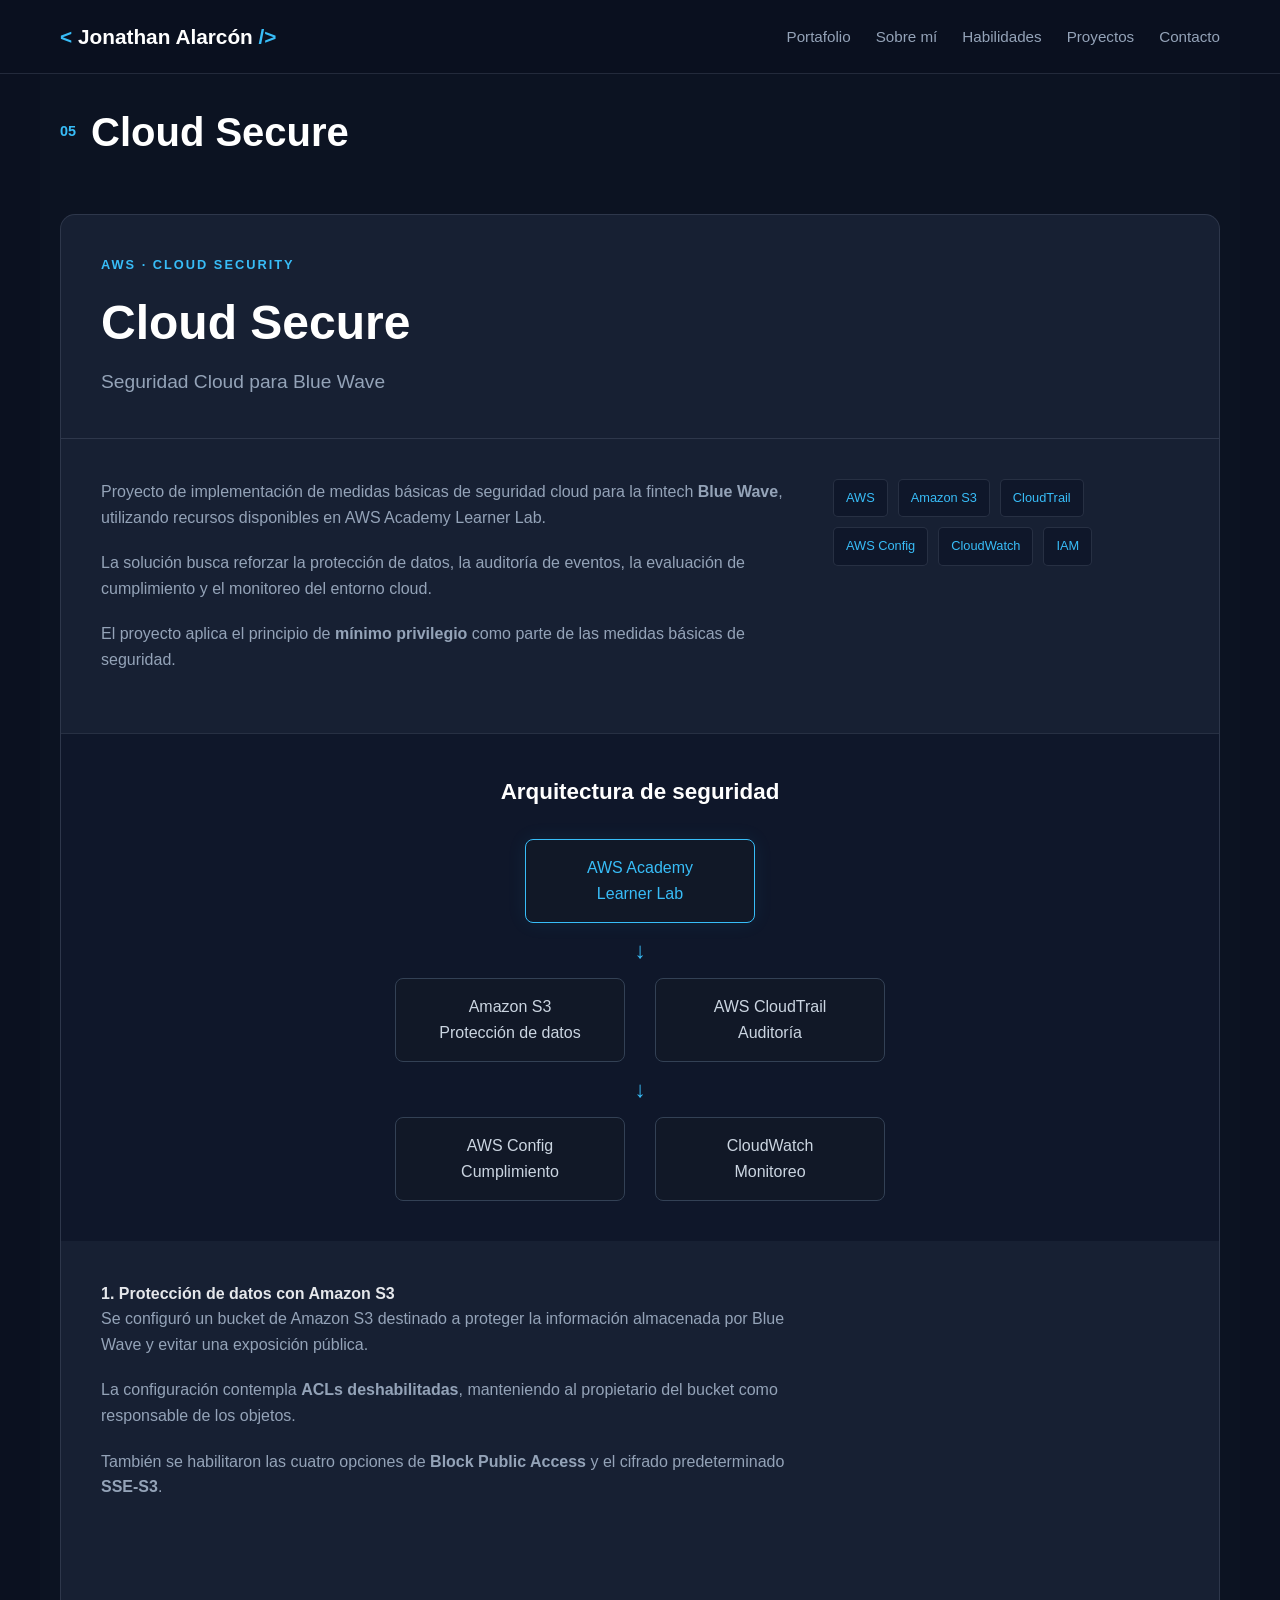
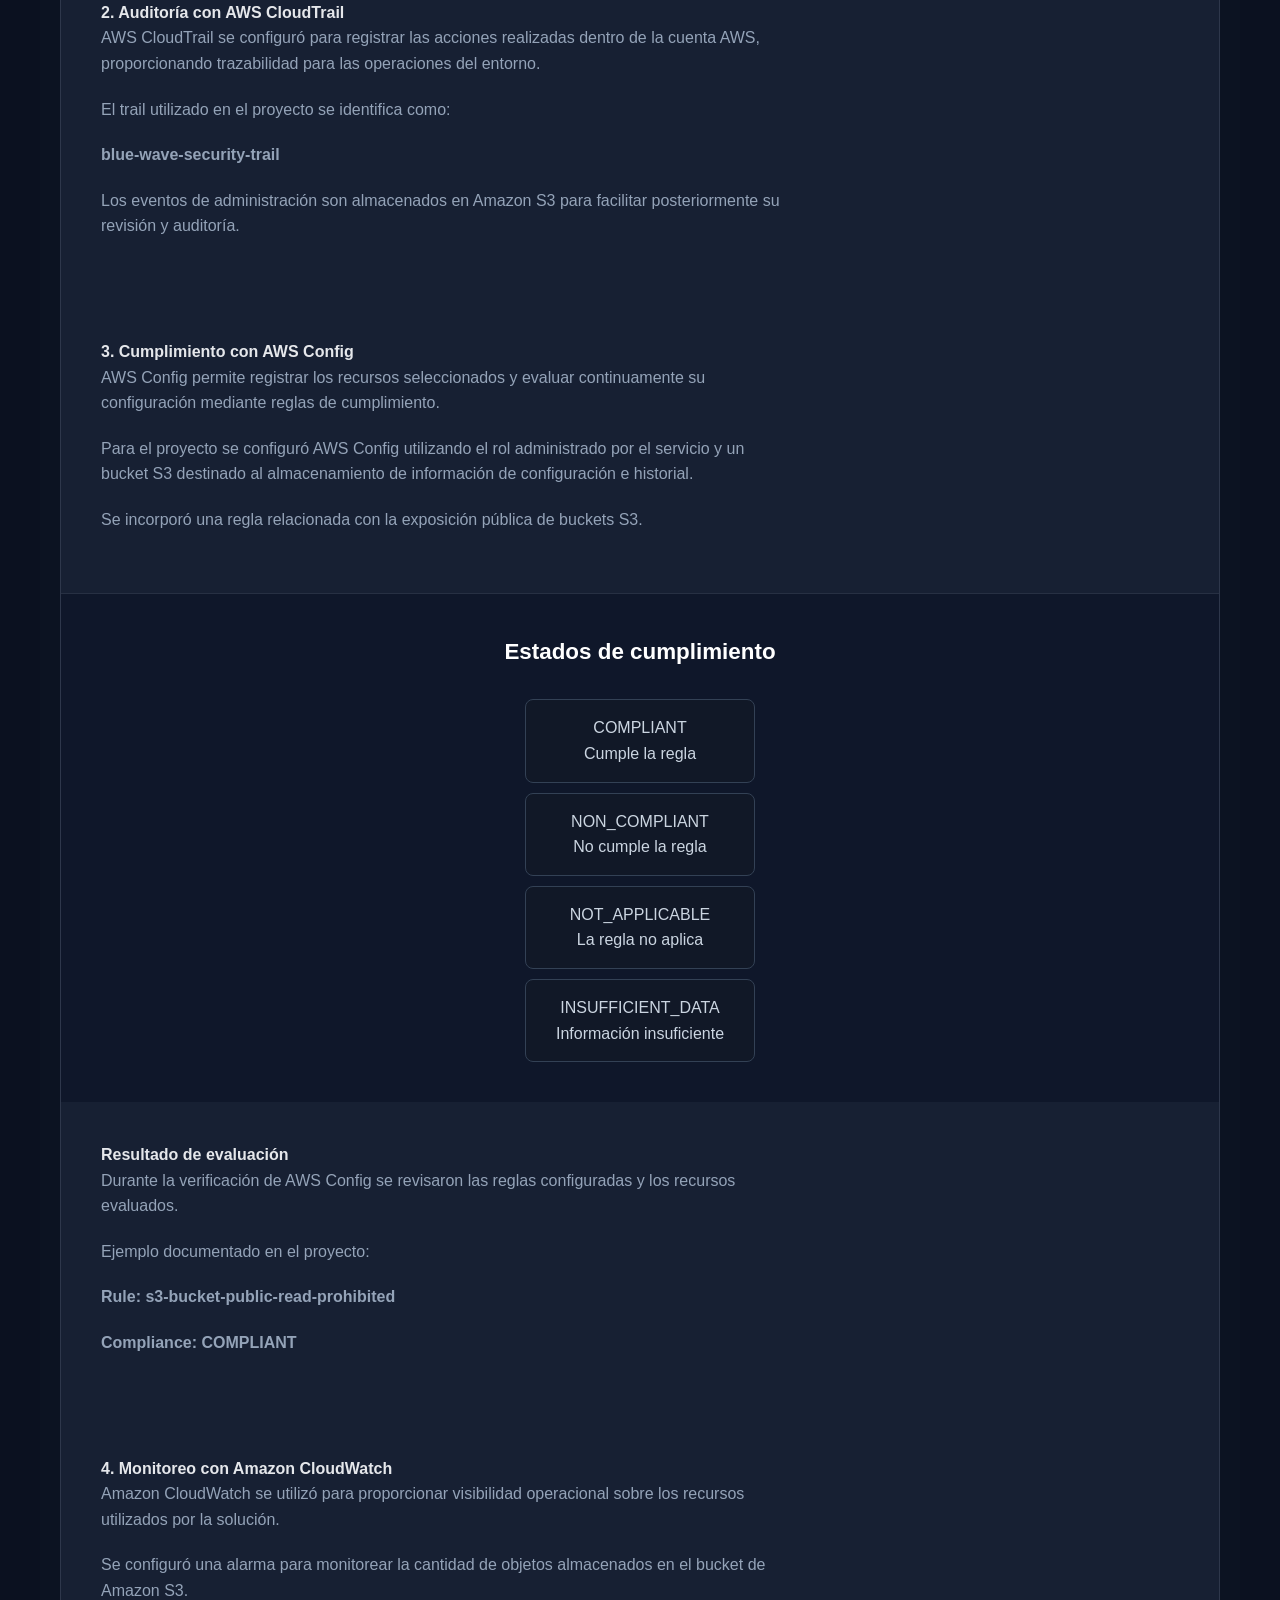
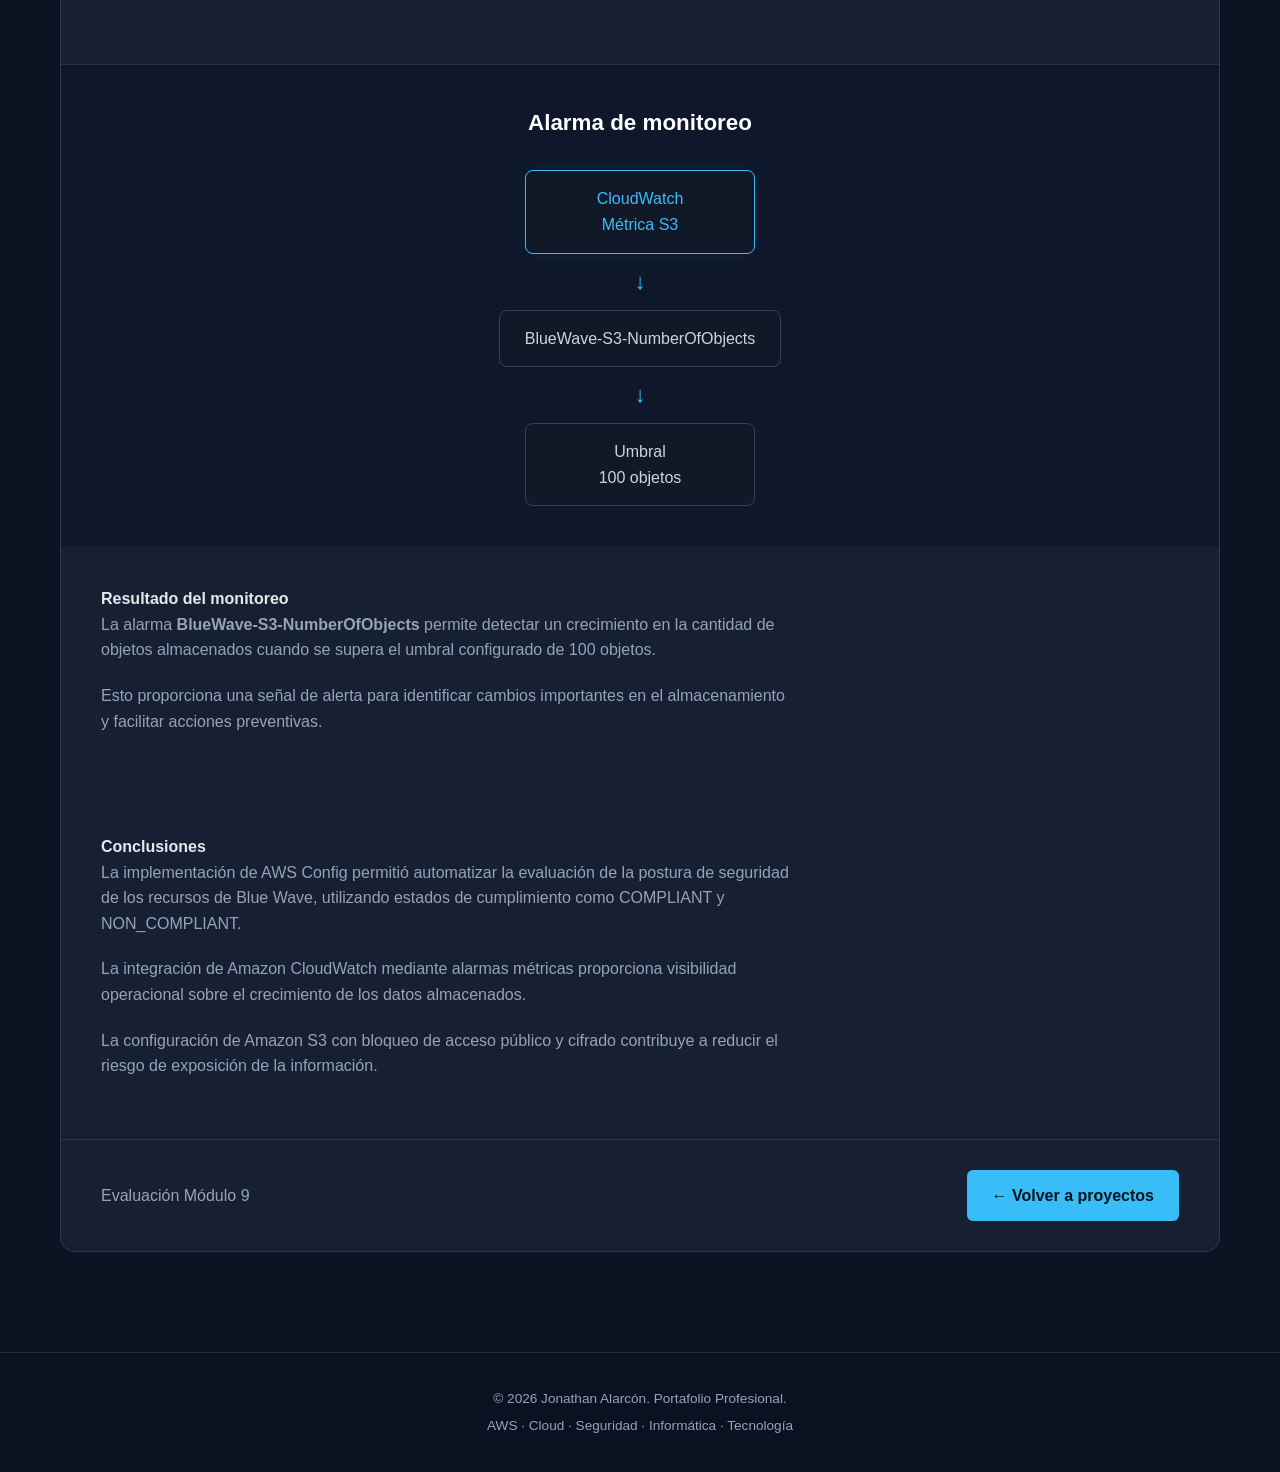
<file: proyectos/cloud-secure.html>
<!DOCTYPE html>
<html lang="es">

<head>

    <meta charset="UTF-8">

    <meta name="viewport" content="width=device-width, initial-scale=1.0">

    <title>Cloud Secure | Jonathan Alarcón</title>

    <meta name="description"
          content="Proyecto Cloud Secure en AWS Academy para la fintech Blue Wave. Seguridad, auditoría, cumplimiento y monitoreo cloud.">

    <link rel="stylesheet" href="../style.css">

</head>


<body>

    <!-- =========================
         NAVEGACIÓN
    ========================== -->

    <header>

        <nav class="navbar">

            <div class="logo">
                Jonathan Alarcón
            </div>

            <ul class="nav-links">

                <li>
                    <a href="../index.html">
                        Portafolio
                    </a>
                </li>

                <li>
                    <a href="../index.html#sobre-mi">
                        Sobre mí
                    </a>
                </li>

                <li>
                    <a href="../index.html#habilidades">
                        Habilidades
                    </a>
                </li>

                <li>
                    <a href="../index.html#proyectos">
                        Proyectos
                    </a>
                </li>

                <li>
                    <a href="../index.html#contacto">
                        Contacto
                    </a>
                </li>

            </ul>

        </nav>

    </header>


    <main>

        <!-- =========================
             CABECERA DEL PROYECTO
        ========================== -->

        <section class="section projects-section">

            <div class="section-title">

                <span>05</span>

                <h2>Cloud Secure</h2>

            </div>


            <article class="project-card">


                <!-- =========================
                     PROJECT HEADER
                ========================== -->

                <div class="project-header">

                    <p class="project-label">
                        AWS · CLOUD SECURITY
                    </p>

                    <h3>
                        Cloud Secure
                    </h3>

                    <p class="project-subtitle">
                        Seguridad Cloud para Blue Wave
                    </p>

                </div>


                <!-- =========================
                     PROJECT CONTENT
                ========================== -->

                <div class="project-content">


                    <div class="project-description">

                        <p>
                            Proyecto de implementación de medidas básicas
                            de seguridad cloud para la fintech
                            <strong>Blue Wave</strong>, utilizando
                            recursos disponibles en AWS Academy Learner Lab.
                        </p>

                        <p>
                            La solución busca reforzar la protección de datos,
                            la auditoría de eventos, la evaluación de
                            cumplimiento y el monitoreo del entorno cloud.
                        </p>

                        <p>
                            El proyecto aplica el principio de
                            <strong>mínimo privilegio</strong> como parte
                            de las medidas básicas de seguridad.
                        </p>

                    </div>


                    <!-- TECNOLOGÍAS -->

                    <div class="project-technologies">

                        <span>AWS</span>

                        <span>Amazon S3</span>

                        <span>CloudTrail</span>

                        <span>AWS Config</span>

                        <span>CloudWatch</span>

                        <span>IAM</span>

                    </div>

                </div>


                <!-- =========================
                     ARQUITECTURA
                ========================== -->

                <div class="architecture">

                    <h4>
                        Arquitectura de seguridad
                    </h4>


                    <div class="architecture-flow">


                        <div class="architecture-box highlight">

                            AWS Academy

                            <br>

                            Learner Lab

                        </div>


                        <div class="arrow">
                            ↓
                        </div>


                        <div class="services">


                            <div class="architecture-box">

                                Amazon S3

                                <br>

                                Protección de datos

                            </div>


                            <div class="architecture-box">

                                AWS CloudTrail

                                <br>

                                Auditoría

                            </div>


                        </div>


                        <div class="arrow">
                            ↓
                        </div>


                        <div class="services">


                            <div class="architecture-box">

                                AWS Config

                                <br>

                                Cumplimiento

                            </div>


                            <div class="architecture-box">

                                CloudWatch

                                <br>

                                Monitoreo

                            </div>


                        </div>


                    </div>

                </div>


                <!-- =========================
                     ETAPA 1 - S3
                ========================== -->

                <div class="project-content">

                    <div class="project-description">

                        <h4>
                            1. Protección de datos con Amazon S3
                        </h4>

                        <p>
                            Se configuró un bucket de Amazon S3 destinado
                            a proteger la información almacenada por
                            Blue Wave y evitar una exposición pública.
                        </p>

                        <p>
                            La configuración contempla
                            <strong>ACLs deshabilitadas</strong>,
                            manteniendo al propietario del bucket como
                            responsable de los objetos.
                        </p>

                        <p>
                            También se habilitaron las cuatro opciones de
                            <strong>Block Public Access</strong> y el
                            cifrado predeterminado
                            <strong>SSE-S3</strong>.
                        </p>

                    </div>

                </div>


                <!-- =========================
                     ETAPA 2 - CLOUDTRAIL
                ========================== -->

                <div class="project-content">

                    <div class="project-description">

                        <h4>
                            2. Auditoría con AWS CloudTrail
                        </h4>

                        <p>
                            AWS CloudTrail se configuró para registrar
                            las acciones realizadas dentro de la cuenta
                            AWS, proporcionando trazabilidad para las
                            operaciones del entorno.
                        </p>

                        <p>
                            El trail utilizado en el proyecto se
                            identifica como:
                        </p>

                        <p>
                            <strong>blue-wave-security-trail</strong>
                        </p>

                        <p>
                            Los eventos de administración son almacenados
                            en Amazon S3 para facilitar posteriormente
                            su revisión y auditoría.
                        </p>

                    </div>

                </div>


                <!-- =========================
                     ETAPA 3 - AWS CONFIG
                ========================== -->

                <div class="project-content">

                    <div class="project-description">

                        <h4>
                            3. Cumplimiento con AWS Config
                        </h4>

                        <p>
                            AWS Config permite registrar los recursos
                            seleccionados y evaluar continuamente su
                            configuración mediante reglas de cumplimiento.
                        </p>

                        <p>
                            Para el proyecto se configuró AWS Config
                            utilizando el rol administrado por el servicio
                            y un bucket S3 destinado al almacenamiento de
                            información de configuración e historial.
                        </p>

                        <p>
                            Se incorporó una regla relacionada con la
                            exposición pública de buckets S3.
                        </p>

                    </div>

                </div>


                <!-- =========================
                     COMPLIANCE
                ========================== -->

                <div class="architecture">

                    <h4>
                        Estados de cumplimiento
                    </h4>


                    <div class="architecture-flow">


                        <div class="architecture-box">

                            COMPLIANT

                            <br>

                            Cumple la regla

                        </div>


                        <div class="architecture-box">

                            NON_COMPLIANT

                            <br>

                            No cumple la regla

                        </div>


                        <div class="architecture-box">

                            NOT_APPLICABLE

                            <br>

                            La regla no aplica

                        </div>


                        <div class="architecture-box">

                            INSUFFICIENT_DATA

                            <br>

                            Información insuficiente

                        </div>


                    </div>

                </div>


                <!-- =========================
                     EJEMPLO CONFIG
                ========================== -->

                <div class="project-content">

                    <div class="project-description">

                        <h4>
                            Resultado de evaluación
                        </h4>

                        <p>
                            Durante la verificación de AWS Config se
                            revisaron las reglas configuradas y los
                            recursos evaluados.
                        </p>

                        <p>
                            Ejemplo documentado en el proyecto:
                        </p>

                        <p>
                            <strong>
                                Rule:
                                s3-bucket-public-read-prohibited
                            </strong>
                        </p>

                        <p>
                            <strong>
                                Compliance:
                                COMPLIANT
                            </strong>
                        </p>

                    </div>

                </div>


                <!-- =========================
                     ETAPA 4 - CLOUDWATCH
                ========================== -->

                <div class="project-content">

                    <div class="project-description">

                        <h4>
                            4. Monitoreo con Amazon CloudWatch
                        </h4>

                        <p>
                            Amazon CloudWatch se utilizó para proporcionar
                            visibilidad operacional sobre los recursos
                            utilizados por la solución.
                        </p>

                        <p>
                            Se configuró una alarma para monitorear la
                            cantidad de objetos almacenados en el bucket
                            de Amazon S3.
                        </p>

                    </div>

                </div>


                <!-- =========================
                     ALARMA
                ========================== -->

                <div class="architecture">

                    <h4>
                        Alarma de monitoreo
                    </h4>


                    <div class="architecture-flow">


                        <div class="architecture-box highlight">

                            CloudWatch

                            <br>

                            Métrica S3

                        </div>


                        <div class="arrow">
                            ↓
                        </div>


                        <div class="architecture-box">

                            BlueWave-S3-NumberOfObjects

                        </div>


                        <div class="arrow">
                            ↓
                        </div>


                        <div class="architecture-box">

                            Umbral

                            <br>

                            100 objetos

                        </div>


                    </div>

                </div>


                <!-- =========================
                     RESULTADO
                ========================== -->

                <div class="project-content">

                    <div class="project-description">

                        <h4>
                            Resultado del monitoreo
                        </h4>

                        <p>
                            La alarma
                            <strong>BlueWave-S3-NumberOfObjects</strong>
                            permite detectar un crecimiento en la cantidad
                            de objetos almacenados cuando se supera el
                            umbral configurado de 100 objetos.
                        </p>

                        <p>
                            Esto proporciona una señal de alerta para
                            identificar cambios importantes en el
                            almacenamiento y facilitar acciones preventivas.
                        </p>

                    </div>

                </div>


                <!-- =========================
                     CONCLUSIONES
                ========================== -->

                <div class="project-content">

                    <div class="project-description">

                        <h4>
                            Conclusiones
                        </h4>

                        <p>
                            La implementación de AWS Config permitió
                            automatizar la evaluación de la postura de
                            seguridad de los recursos de Blue Wave,
                            utilizando estados de cumplimiento como
                            COMPLIANT y NON_COMPLIANT.
                        </p>

                        <p>
                            La integración de Amazon CloudWatch mediante
                            alarmas métricas proporciona visibilidad
                            operacional sobre el crecimiento de los datos
                            almacenados.
                        </p>

                        <p>
                            La configuración de Amazon S3 con bloqueo de
                            acceso público y cifrado contribuye a reducir
                            el riesgo de exposición de la información.
                        </p>

                    </div>

                </div>


                <!-- =========================
                     FOOTER DEL PROYECTO
                ========================== -->

                <div class="project-footer">

                    <p>
                        Evaluación Módulo 9
                    </p>


                    <a href="../index.html#proyectos"
                       class="btn">

                        ← Volver a proyectos

                    </a>

                </div>


            </article>

        </section>

    </main>


    <!-- =========================
         FOOTER
    ========================== -->

    <footer>

        <p>
            © 2026 Jonathan Alarcón.
            Portafolio Profesional.
        </p>

        <p>
            AWS · Cloud · Seguridad · Informática · Tecnología
        </p>

    </footer>


</body>

</html>
</file>
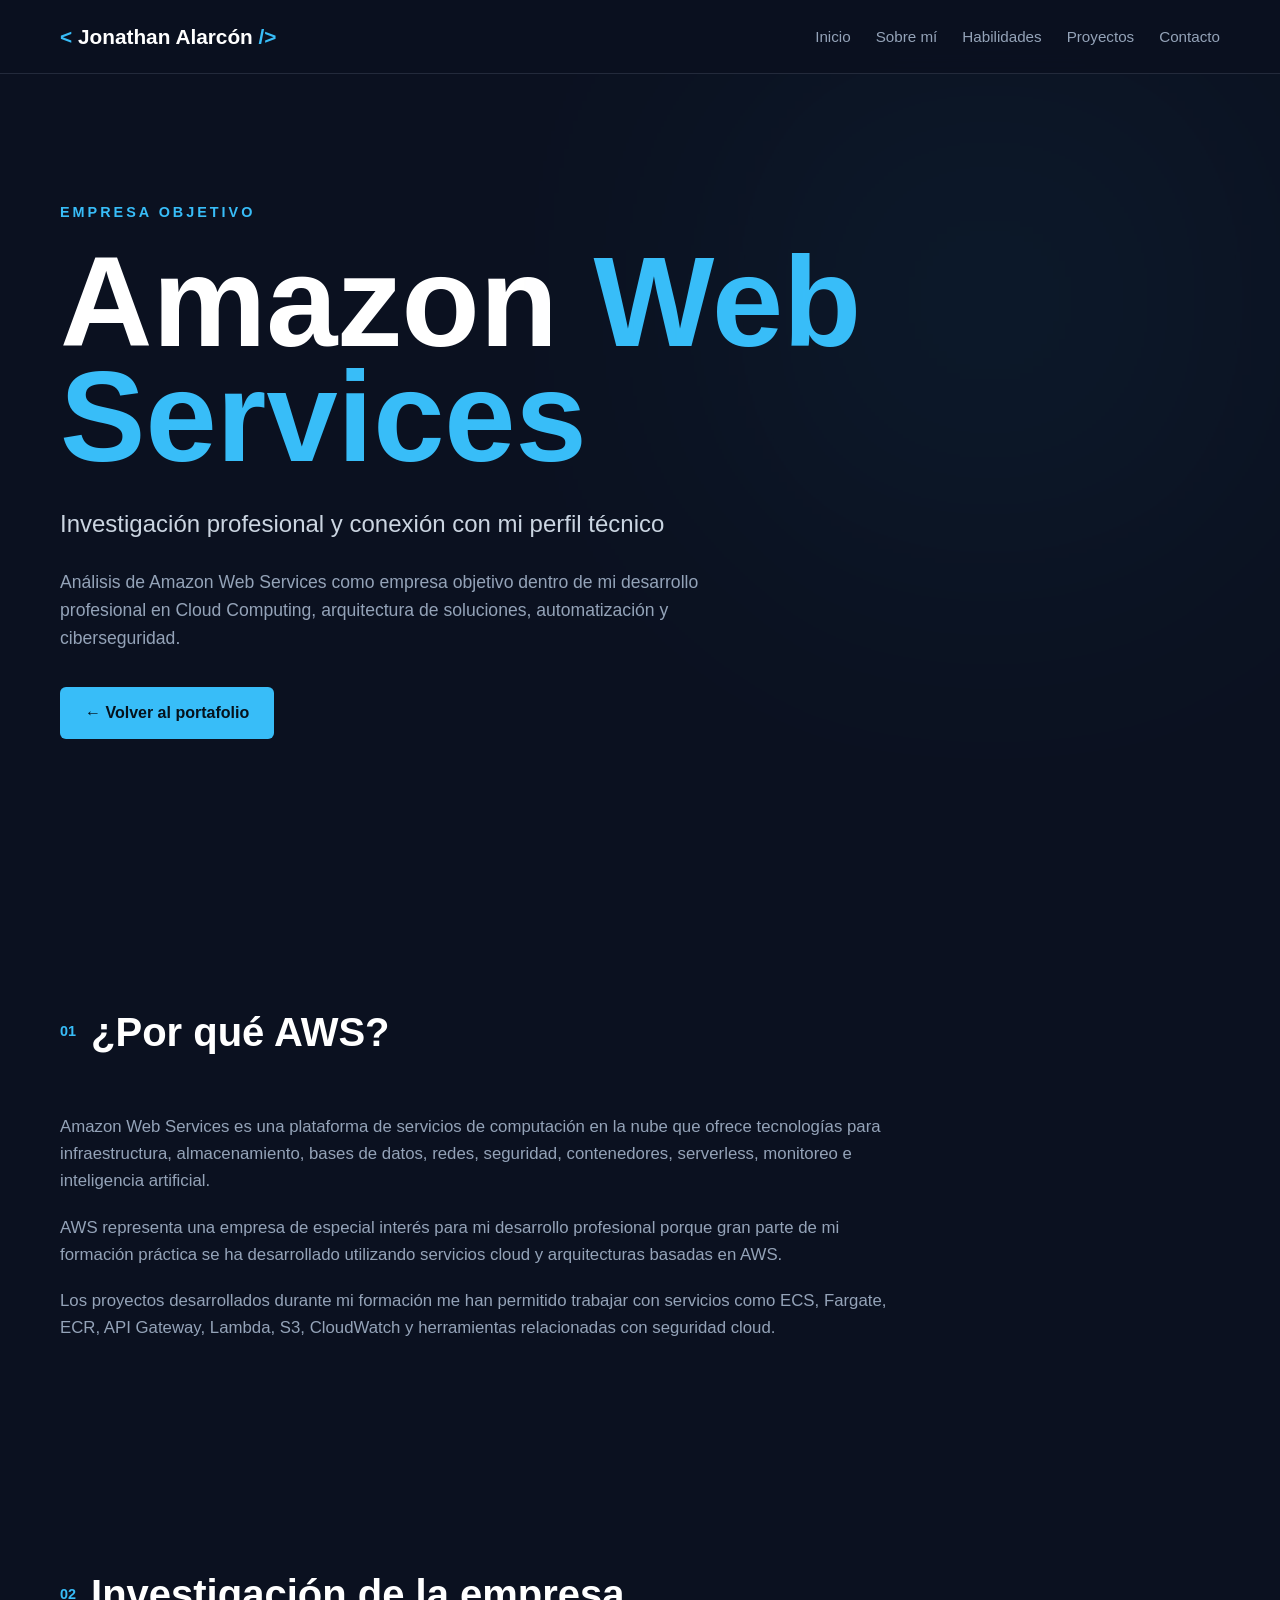
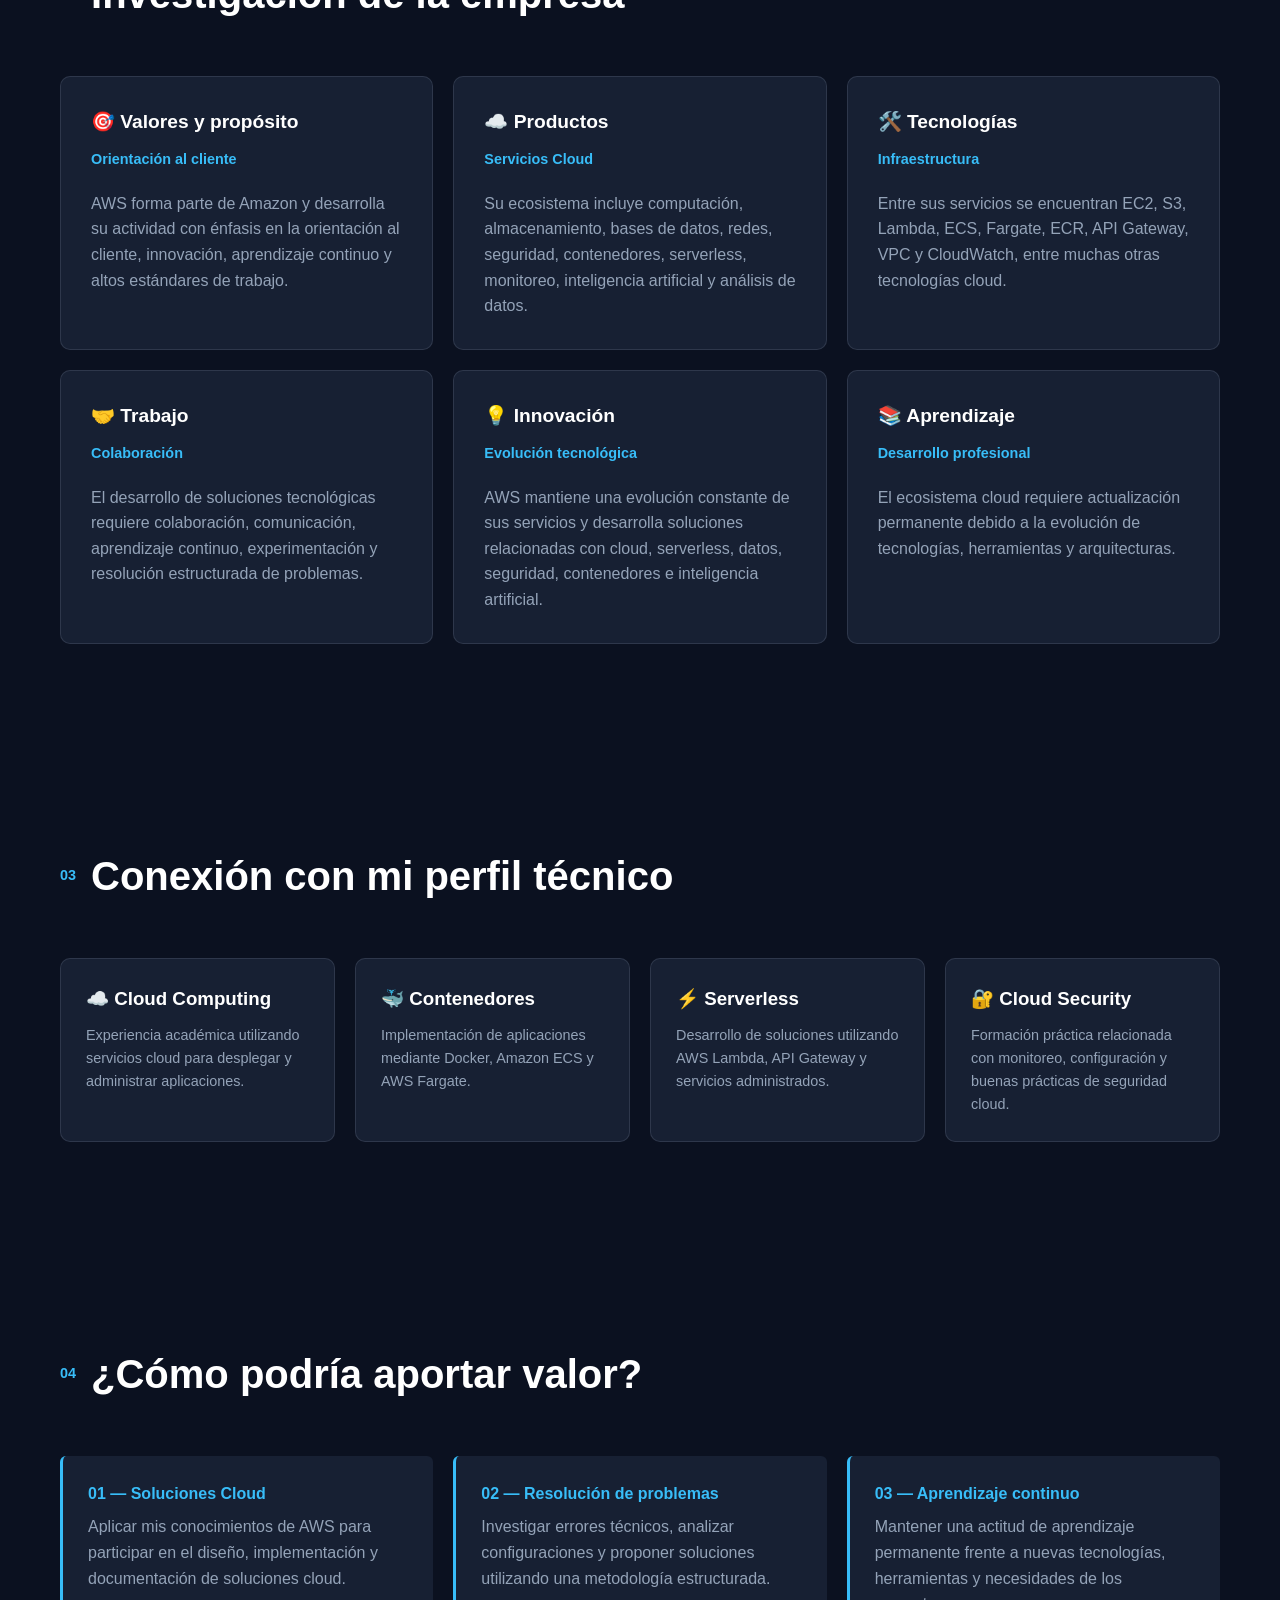
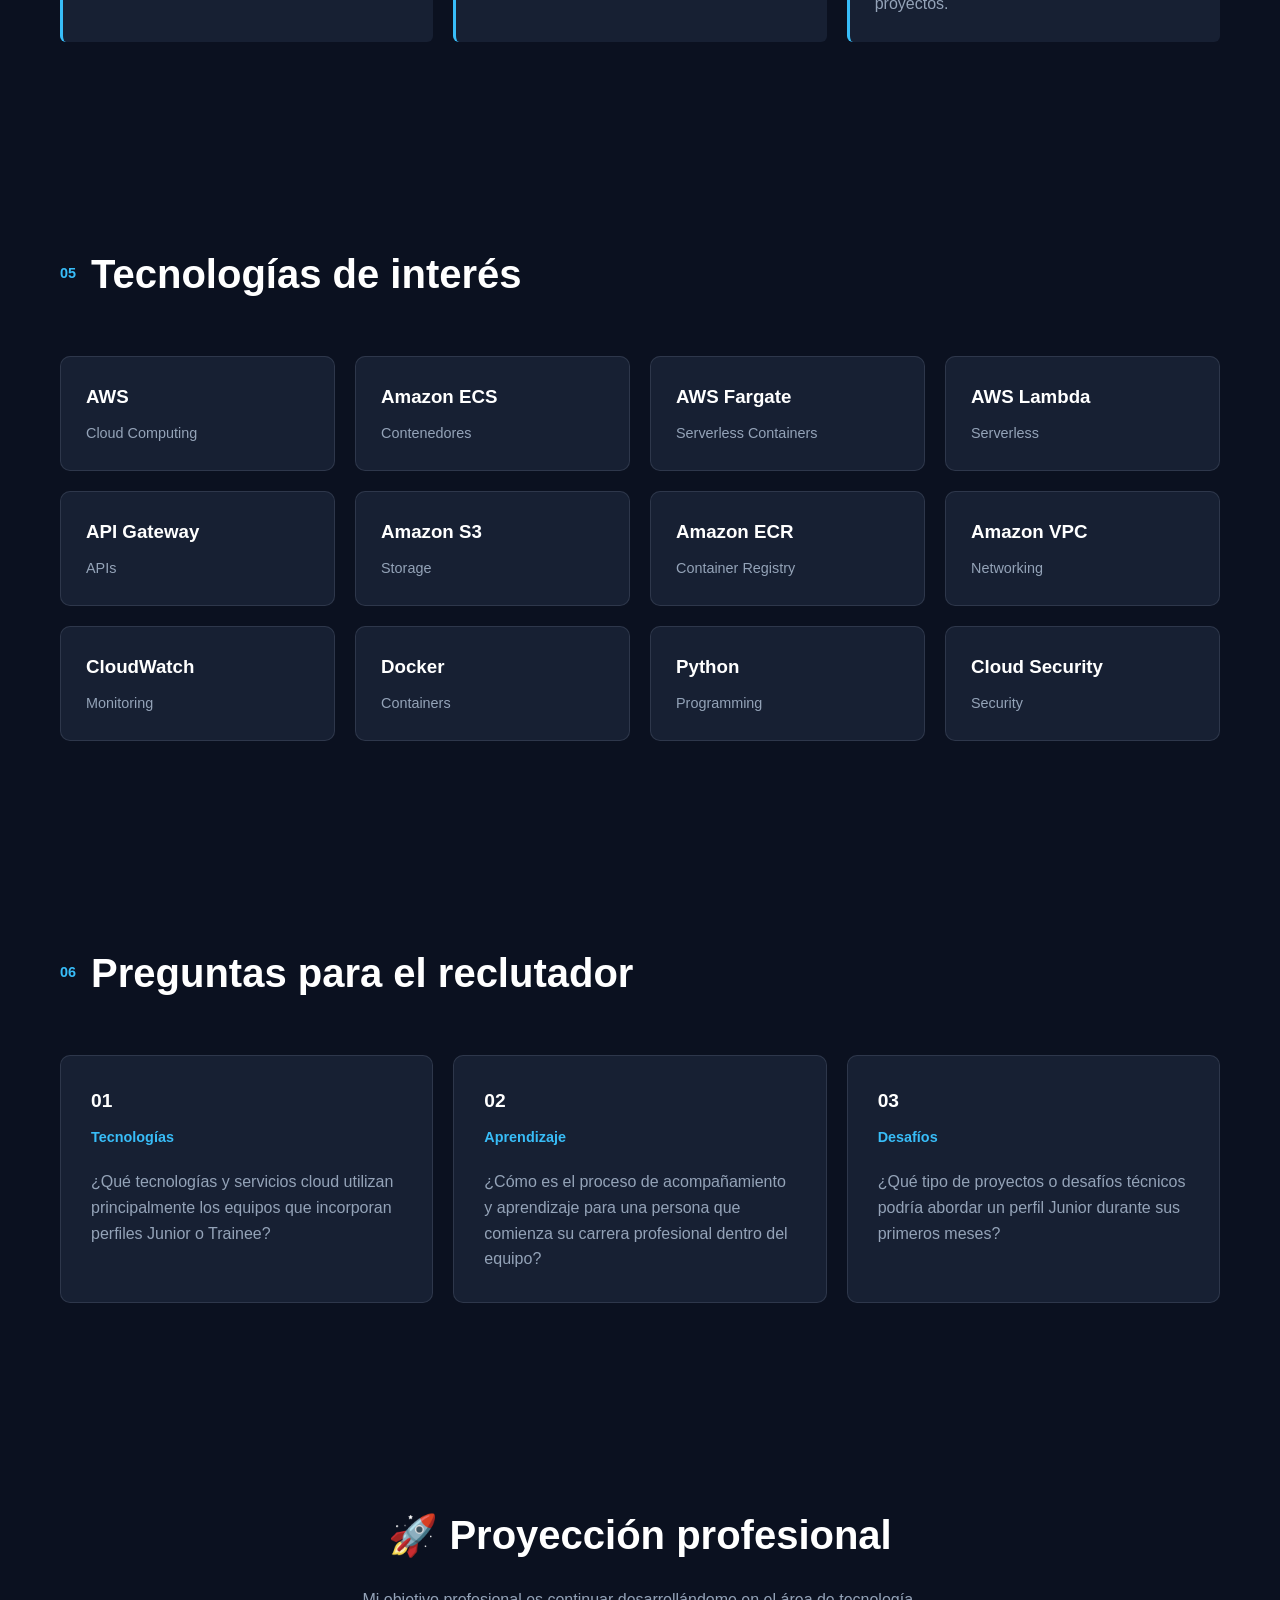
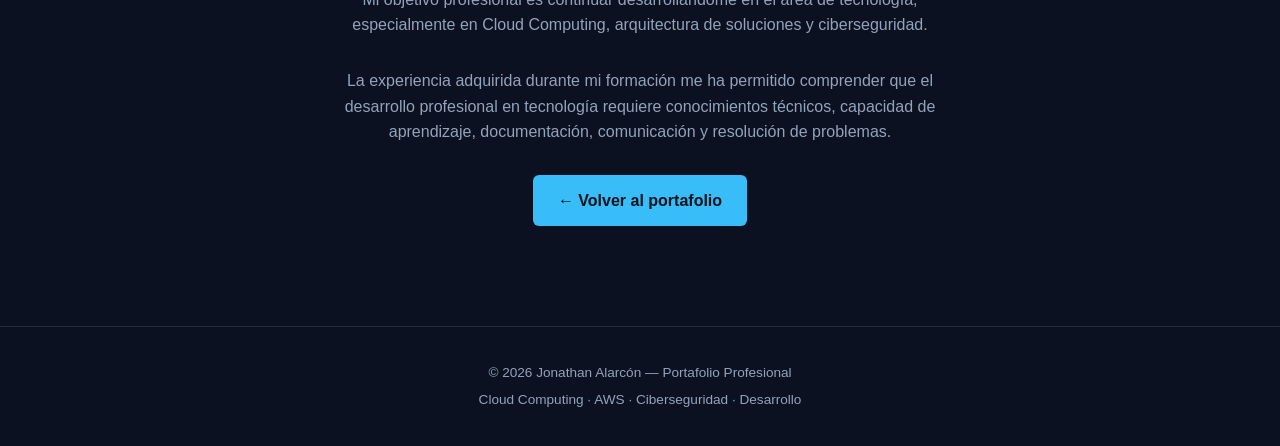
<file: proyectos/empresa-objetivo.html>
<!DOCTYPE html>
<html lang="es">

<head>
    <meta charset="UTF-8">
    <meta name="viewport" content="width=device-width, initial-scale=1.0">

    <title>Empresa Objetivo | AWS | Jonathan Alarcón</title>

    <meta name="description"
        content="Investigación de Amazon Web Services como empresa objetivo profesional de Jonathan Alarcón.">

    <link rel="stylesheet" href="../style.css">
</head>

<body>

    <!-- =========================
         NAVBAR
    ========================= -->

    <header>

        <div class="navbar">

            <a href="../index.html" class="logo">
                Jonathan Alarcón
            </a>

            <nav>

                <ul class="nav-links">

                    <li>
                        <a href="../index.html">Inicio</a>
                    </li>

                    <li>
                        <a href="../index.html#sobre-mi">Sobre mí</a>
                    </li>

                    <li>
                        <a href="../index.html#habilidades">Habilidades</a>
                    </li>

                    <li>
                        <a href="../index.html#proyectos">Proyectos</a>
                    </li>

                    <li>
                        <a href="../index.html#contacto">Contacto</a>
                    </li>

                </ul>

            </nav>

        </div>

    </header>


    <!-- =========================
         HERO
    ========================= -->

    <section class="hero">

        <div class="hero-content">

            <div class="hero-tag">
                EMPRESA OBJETIVO
            </div>

            <h1>
                Amazon <span>Web Services</span>
            </h1>

            <h2>
                Investigación profesional y conexión con mi perfil técnico
            </h2>

            <p>
                Análisis de Amazon Web Services como empresa objetivo
                dentro de mi desarrollo profesional en Cloud Computing,
                arquitectura de soluciones, automatización y
                ciberseguridad.
            </p>

            <div class="hero-buttons">

                <a href="../index.html" class="btn">
                    ← Volver al portafolio
                </a>

            </div>

        </div>

    </section>


    <!-- =========================
         ¿POR QUÉ AWS?
    ========================= -->

    <section class="section">

        <div class="section-title">

            <span>01</span>

            <h2>¿Por qué AWS?</h2>

        </div>

        <div class="about-content">

            <p>
                Amazon Web Services es una plataforma de servicios de
                computación en la nube que ofrece tecnologías para
                infraestructura, almacenamiento, bases de datos,
                redes, seguridad, contenedores, serverless,
                monitoreo e inteligencia artificial.
            </p>

            <p>
                AWS representa una empresa de especial interés para mi
                desarrollo profesional porque gran parte de mi formación
                práctica se ha desarrollado utilizando servicios cloud
                y arquitecturas basadas en AWS.
            </p>

            <p>
                Los proyectos desarrollados durante mi formación me han
                permitido trabajar con servicios como ECS, Fargate,
                ECR, API Gateway, Lambda, S3, CloudWatch y herramientas
                relacionadas con seguridad cloud.
            </p>

        </div>

    </section>


    <!-- =========================
         INVESTIGACIÓN
    ========================= -->

    <section class="section">

        <div class="section-title">

            <span>02</span>

            <h2>Investigación de la empresa</h2>

        </div>

        <div class="experience-grid">

            <div class="card">

                <h3>🎯 Valores y propósito</h3>

                <h4>Orientación al cliente</h4>

                <p>
                    AWS forma parte de Amazon y desarrolla su actividad
                    con énfasis en la orientación al cliente, innovación,
                    aprendizaje continuo y altos estándares de trabajo.
                </p>

            </div>


            <div class="card">

                <h3>☁️ Productos</h3>

                <h4>Servicios Cloud</h4>

                <p>
                    Su ecosistema incluye computación, almacenamiento,
                    bases de datos, redes, seguridad, contenedores,
                    serverless, monitoreo, inteligencia artificial y
                    análisis de datos.
                </p>

            </div>


            <div class="card">

                <h3>🛠️ Tecnologías</h3>

                <h4>Infraestructura</h4>

                <p>
                    Entre sus servicios se encuentran EC2, S3, Lambda,
                    ECS, Fargate, ECR, API Gateway, VPC y CloudWatch,
                    entre muchas otras tecnologías cloud.
                </p>

            </div>


            <div class="card">

                <h3>🤝 Trabajo</h3>

                <h4>Colaboración</h4>

                <p>
                    El desarrollo de soluciones tecnológicas requiere
                    colaboración, comunicación, aprendizaje continuo,
                    experimentación y resolución estructurada de
                    problemas.
                </p>

            </div>


            <div class="card">

                <h3>💡 Innovación</h3>

                <h4>Evolución tecnológica</h4>

                <p>
                    AWS mantiene una evolución constante de sus servicios
                    y desarrolla soluciones relacionadas con cloud,
                    serverless, datos, seguridad, contenedores e
                    inteligencia artificial.
                </p>

            </div>


            <div class="card">

                <h3>📚 Aprendizaje</h3>

                <h4>Desarrollo profesional</h4>

                <p>
                    El ecosistema cloud requiere actualización permanente
                    debido a la evolución de tecnologías, herramientas
                    y arquitecturas.
                </p>

            </div>

        </div>

    </section>


    <!-- =========================
         CONEXIÓN CON MI PERFIL
    ========================= -->

    <section class="section">

        <div class="section-title">

            <span>03</span>

            <h2>Conexión con mi perfil técnico</h2>

        </div>

        <div class="skills-grid">

            <div class="skill">

                <h3>☁️ Cloud Computing</h3>

                <p>
                    Experiencia académica utilizando servicios cloud
                    para desplegar y administrar aplicaciones.
                </p>

            </div>


            <div class="skill">

                <h3>🐳 Contenedores</h3>

                <p>
                    Implementación de aplicaciones mediante Docker,
                    Amazon ECS y AWS Fargate.
                </p>

            </div>


            <div class="skill">

                <h3>⚡ Serverless</h3>

                <p>
                    Desarrollo de soluciones utilizando AWS Lambda,
                    API Gateway y servicios administrados.
                </p>

            </div>


            <div class="skill">

                <h3>🔐 Cloud Security</h3>

                <p>
                    Formación práctica relacionada con monitoreo,
                    configuración y buenas prácticas de seguridad
                    cloud.
                </p>

            </div>

        </div>

    </section>


    <!-- =========================
         APORTE DE VALOR
    ========================= -->

    <section class="section">

        <div class="section-title">

            <span>04</span>

            <h2>¿Cómo podría aportar valor?</h2>

        </div>

        <div class="certifications">

            <div class="certification">

                <strong>01 — Soluciones Cloud</strong>

                <p>
                    Aplicar mis conocimientos de AWS para participar
                    en el diseño, implementación y documentación de
                    soluciones cloud.
                </p>

            </div>


            <div class="certification">

                <strong>02 — Resolución de problemas</strong>

                <p>
                    Investigar errores técnicos, analizar configuraciones
                    y proponer soluciones utilizando una metodología
                    estructurada.
                </p>

            </div>


            <div class="certification">

                <strong>03 — Aprendizaje continuo</strong>

                <p>
                    Mantener una actitud de aprendizaje permanente
                    frente a nuevas tecnologías, herramientas y
                    necesidades de los proyectos.
                </p>

            </div>

        </div>

    </section>


    <!-- =========================
         TECNOLOGÍAS
    ========================= -->

    <section class="section">

        <div class="section-title">

            <span>05</span>

            <h2>Tecnologías de interés</h2>

        </div>

        <div class="skills-grid">

            <div class="skill">
                <h3>AWS</h3>
                <p>Cloud Computing</p>
            </div>

            <div class="skill">
                <h3>Amazon ECS</h3>
                <p>Contenedores</p>
            </div>

            <div class="skill">
                <h3>AWS Fargate</h3>
                <p>Serverless Containers</p>
            </div>

            <div class="skill">
                <h3>AWS Lambda</h3>
                <p>Serverless</p>
            </div>

            <div class="skill">
                <h3>API Gateway</h3>
                <p>APIs</p>
            </div>

            <div class="skill">
                <h3>Amazon S3</h3>
                <p>Storage</p>
            </div>

            <div class="skill">
                <h3>Amazon ECR</h3>
                <p>Container Registry</p>
            </div>

            <div class="skill">
                <h3>Amazon VPC</h3>
                <p>Networking</p>
            </div>

            <div class="skill">
                <h3>CloudWatch</h3>
                <p>Monitoring</p>
            </div>

            <div class="skill">
                <h3>Docker</h3>
                <p>Containers</p>
            </div>

            <div class="skill">
                <h3>Python</h3>
                <p>Programming</p>
            </div>

            <div class="skill">
                <h3>Cloud Security</h3>
                <p>Security</p>
            </div>

        </div>

    </section>


    <!-- =========================
         PREGUNTAS
    ========================= -->

    <section class="section">

        <div class="section-title">

            <span>06</span>

            <h2>Preguntas para el reclutador</h2>

        </div>

        <div class="experience-grid">

            <div class="card">

                <h3>01</h3>

                <h4>Tecnologías</h4>

                <p>
                    ¿Qué tecnologías y servicios cloud utilizan
                    principalmente los equipos que incorporan perfiles
                    Junior o Trainee?
                </p>

            </div>


            <div class="card">

                <h3>02</h3>

                <h4>Aprendizaje</h4>

                <p>
                    ¿Cómo es el proceso de acompañamiento y aprendizaje
                    para una persona que comienza su carrera profesional
                    dentro del equipo?
                </p>

            </div>


            <div class="card">

                <h3>03</h3>

                <h4>Desafíos</h4>

                <p>
                    ¿Qué tipo de proyectos o desafíos técnicos podría
                    abordar un perfil Junior durante sus primeros meses?
                </p>

            </div>

        </div>

    </section>


    <!-- =========================
         PROYECCIÓN PROFESIONAL
    ========================= -->

    <section class="section contact-section">

        <div class="contact-content">

            <h3>🚀 Proyección profesional</h3>

            <p>
                Mi objetivo profesional es continuar desarrollándome
                en el área de tecnología, especialmente en Cloud
                Computing, arquitectura de soluciones y ciberseguridad.
            </p>

            <p>
                La experiencia adquirida durante mi formación me ha
                permitido comprender que el desarrollo profesional en
                tecnología requiere conocimientos técnicos, capacidad
                de aprendizaje, documentación, comunicación y
                resolución de problemas.
            </p>

            <a href="../index.html" class="btn">
                ← Volver al portafolio
            </a>

        </div>

    </section>


    <!-- =========================
         FOOTER
    ========================= -->

    <footer>

        <p>
            © 2026 Jonathan Alarcón — Portafolio Profesional
        </p>

        <p>
            Cloud Computing · AWS · Ciberseguridad · Desarrollo
        </p>

    </footer>

</body>

</html>
</file>
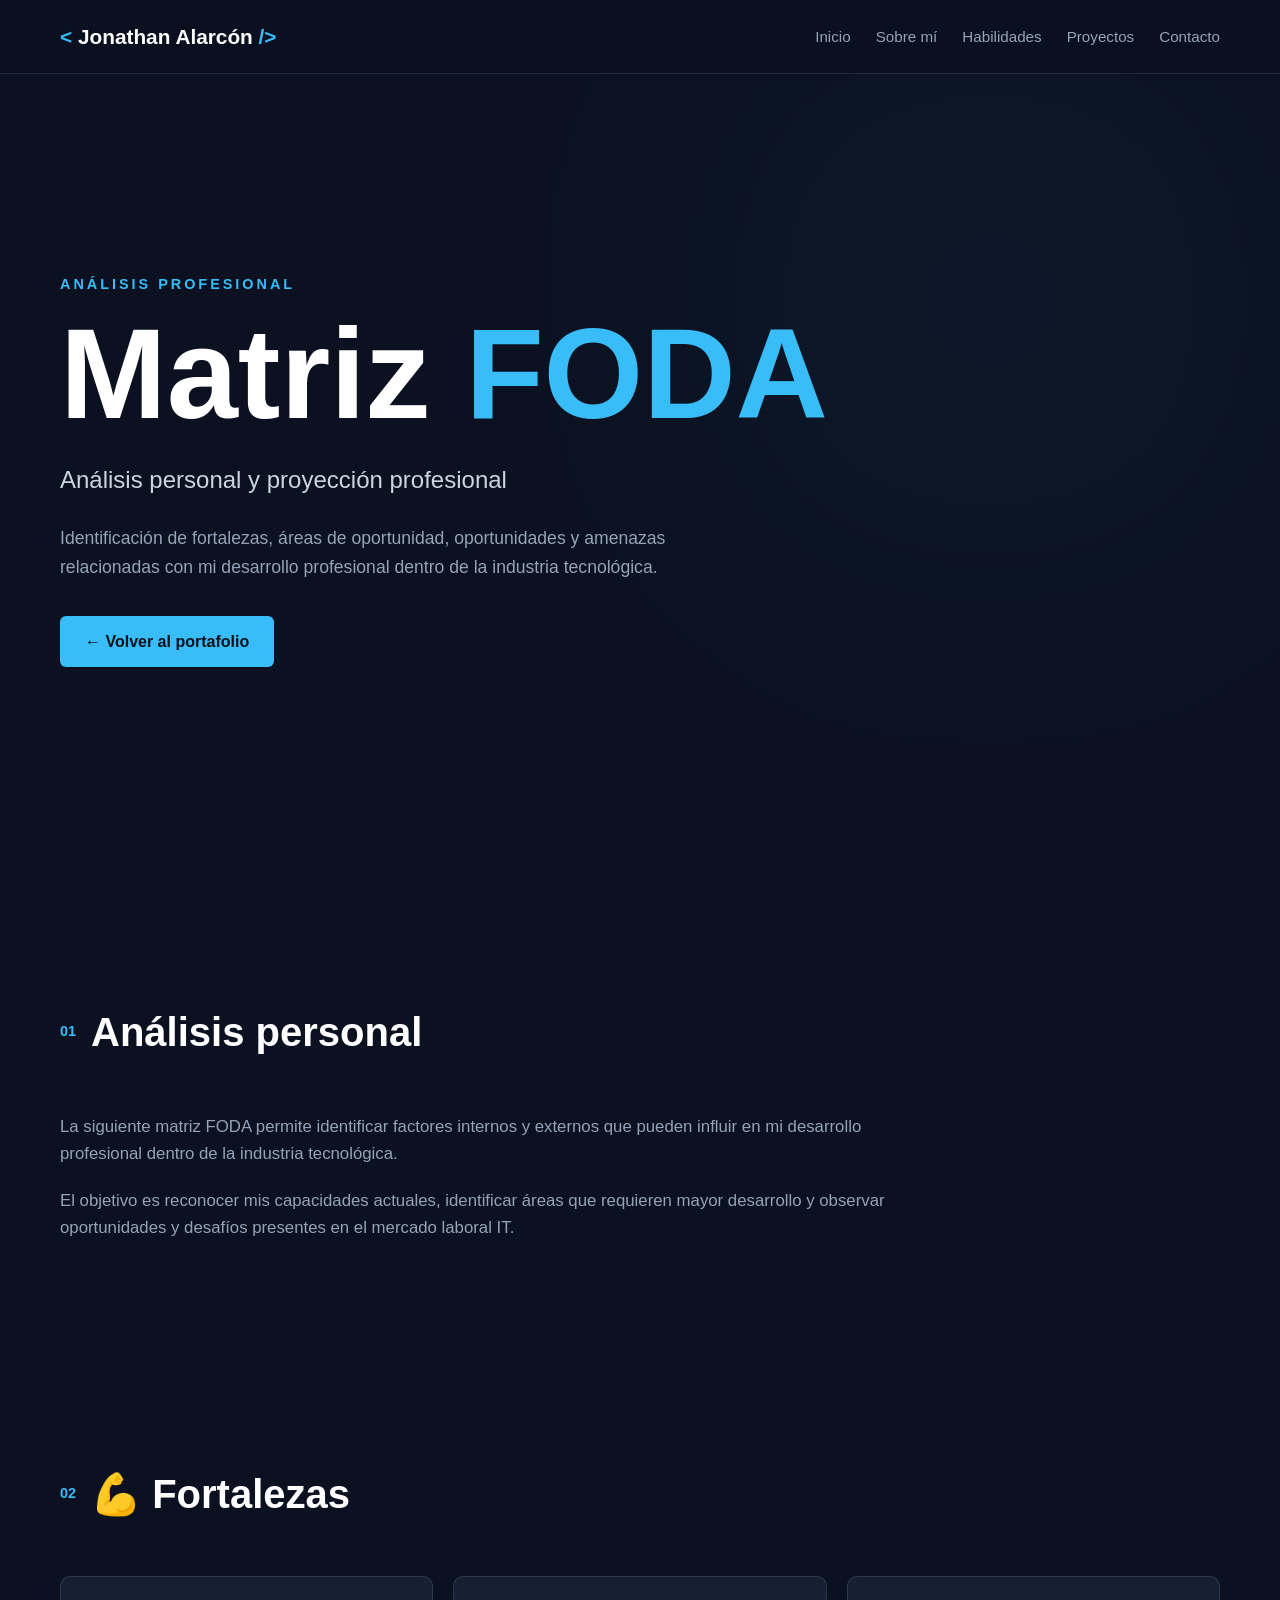
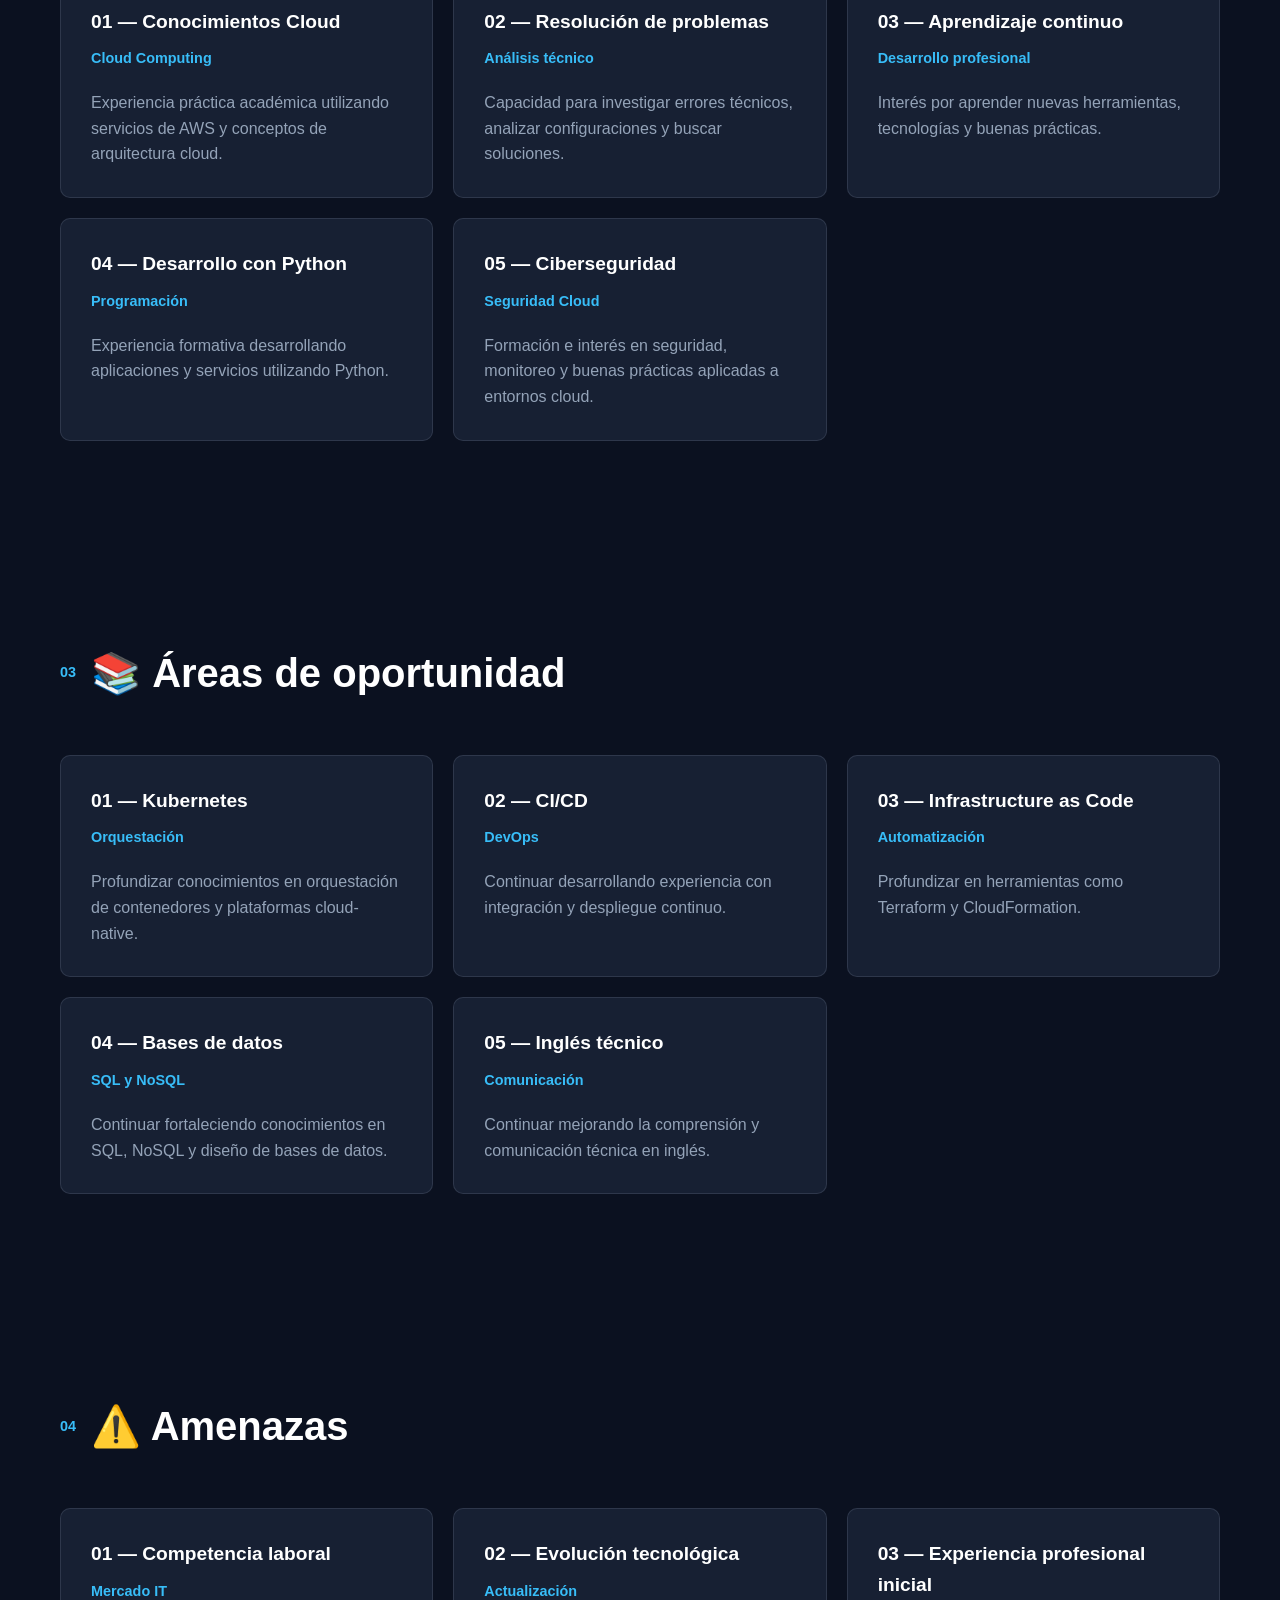
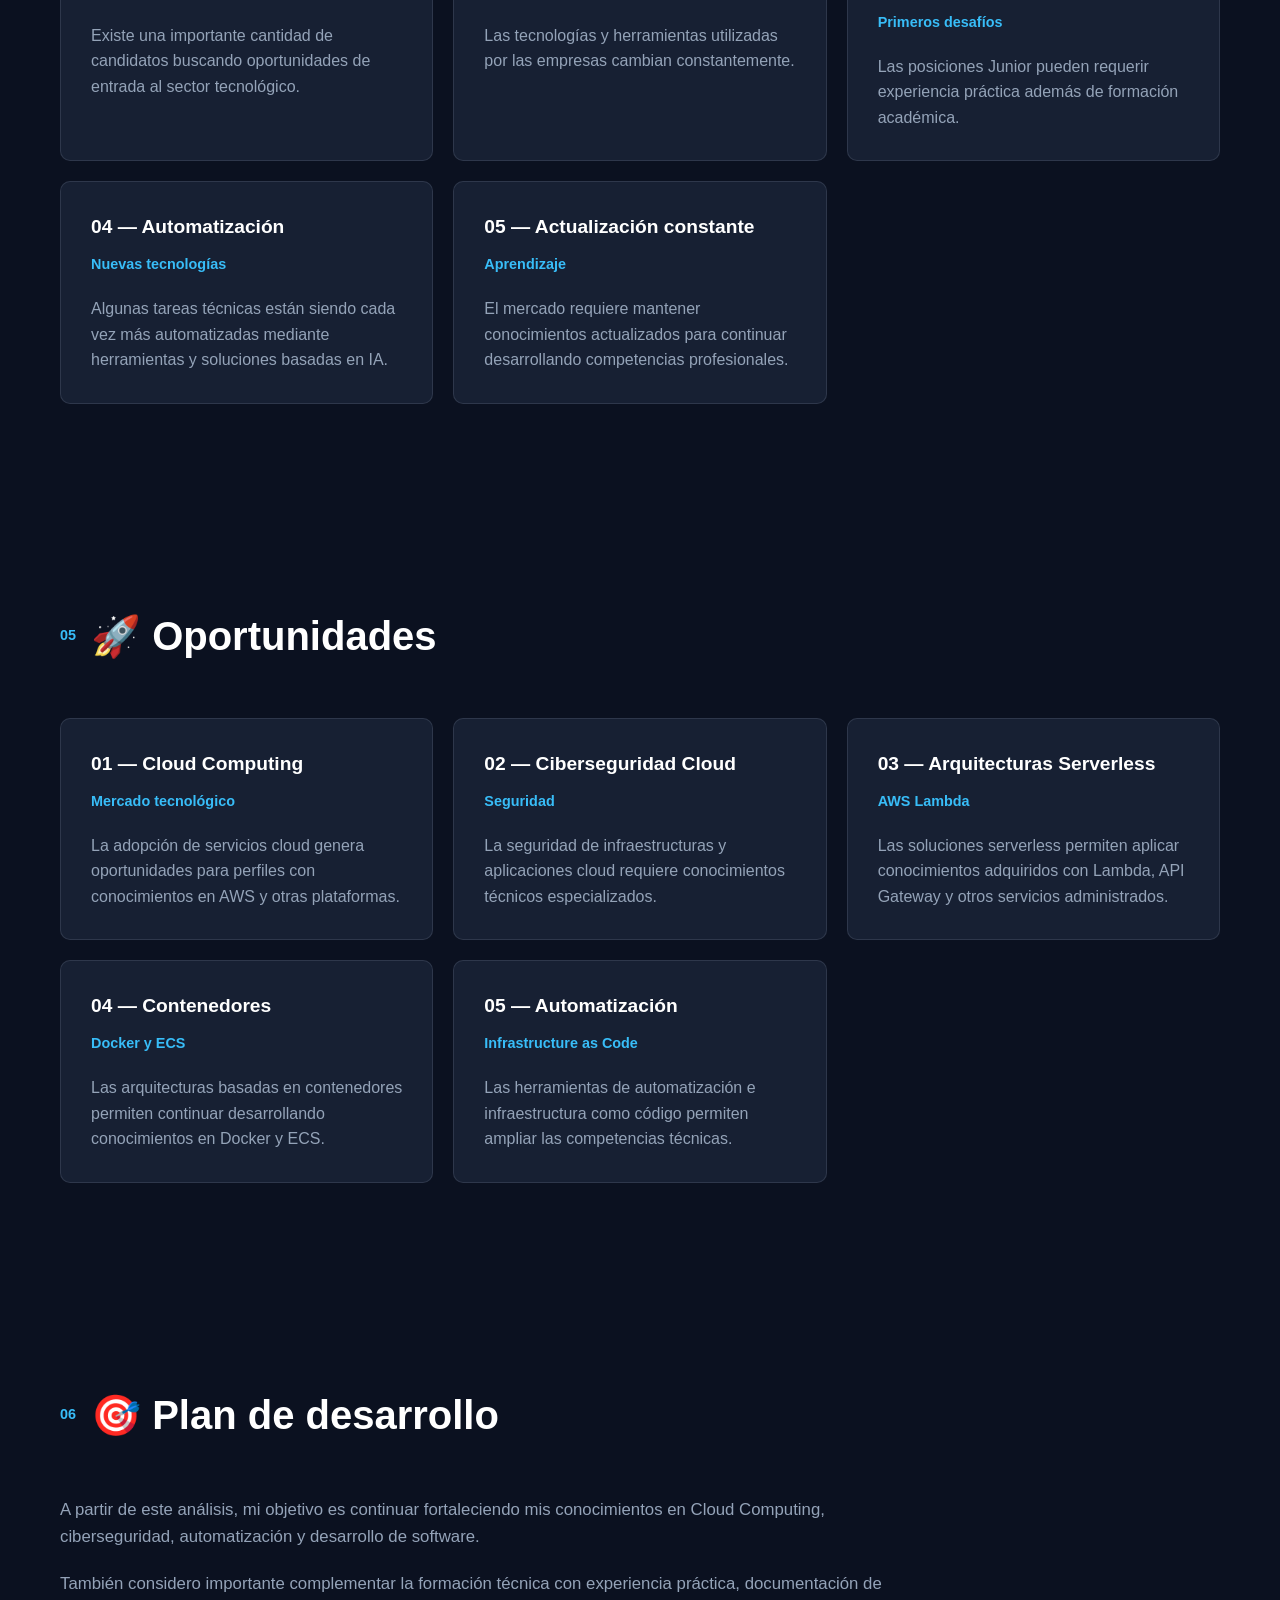
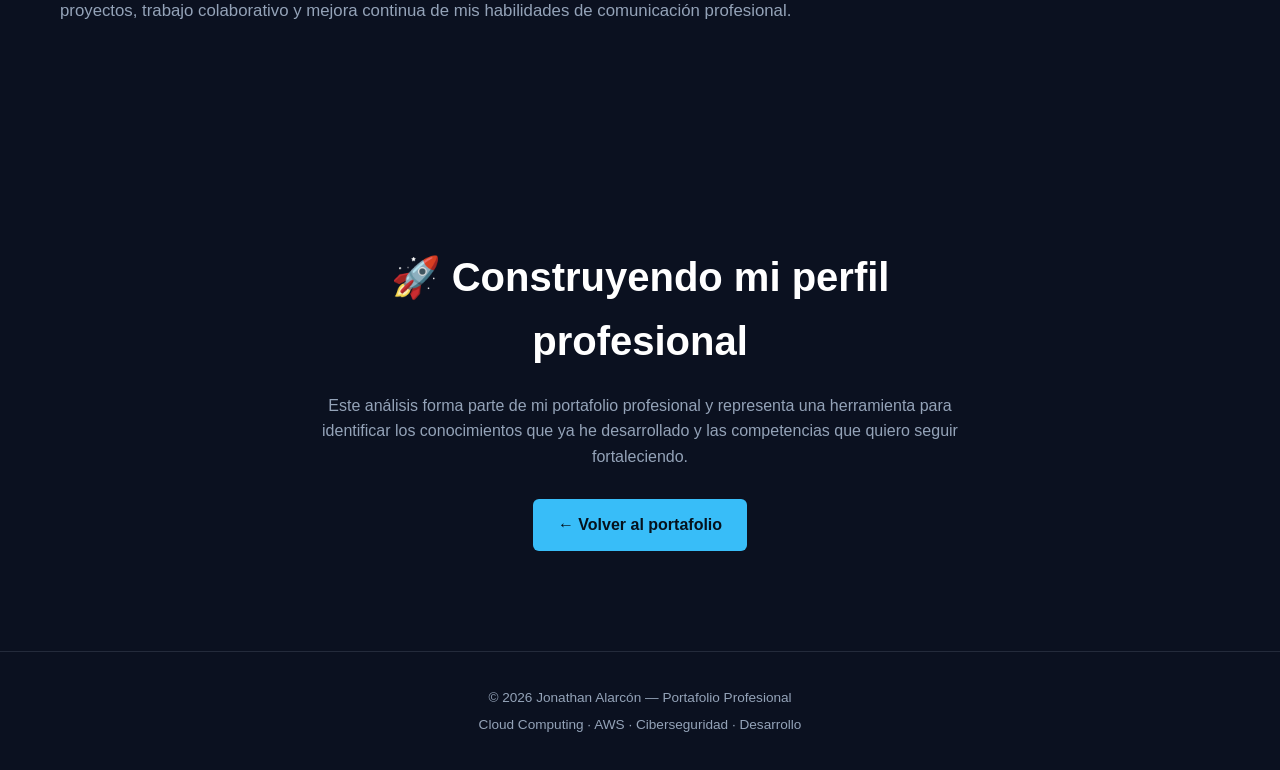
<file: proyectos/foda.html>
<!DOCTYPE html>
<html lang="es">

<head>
    <meta charset="UTF-8">
    <meta name="viewport" content="width=device-width, initial-scale=1.0">

    <title>Matriz FODA | Jonathan Alarcón</title>

    <meta name="description"
        content="Análisis FODA profesional de Jonathan Alarcón orientado al desarrollo de carrera en tecnología.">

    <link rel="stylesheet" href="../style.css">
</head>

<body>

    <!-- =========================
         NAVBAR
    ========================= -->

    <header>

        <div class="navbar">

            <a href="../index.html" class="logo">
                Jonathan Alarcón
            </a>

            <nav>

                <ul class="nav-links">

                    <li>
                        <a href="../index.html">Inicio</a>
                    </li>

                    <li>
                        <a href="../index.html#sobre-mi">Sobre mí</a>
                    </li>

                    <li>
                        <a href="../index.html#habilidades">Habilidades</a>
                    </li>

                    <li>
                        <a href="../index.html#proyectos">Proyectos</a>
                    </li>

                    <li>
                        <a href="../index.html#contacto">Contacto</a>
                    </li>

                </ul>

            </nav>

        </div>

    </header>


    <!-- =========================
         HERO
    ========================= -->

    <section class="hero">

        <div class="hero-content">

            <div class="hero-tag">
                ANÁLISIS PROFESIONAL
            </div>

            <h1>
                Matriz <span>FODA</span>
            </h1>

            <h2>
                Análisis personal y proyección profesional
            </h2>

            <p>
                Identificación de fortalezas, áreas de oportunidad,
                oportunidades y amenazas relacionadas con mi desarrollo
                profesional dentro de la industria tecnológica.
            </p>

            <div class="hero-buttons">

                <a href="../index.html" class="btn">
                    ← Volver al portafolio
                </a>

            </div>

        </div>

    </section>


    <!-- =========================
         INTRODUCCIÓN
    ========================= -->

    <section class="section">

        <div class="section-title">

            <span>01</span>

            <h2>Análisis personal</h2>

        </div>

        <div class="about-content">

            <p>
                La siguiente matriz FODA permite identificar factores
                internos y externos que pueden influir en mi desarrollo
                profesional dentro de la industria tecnológica.
            </p>

            <p>
                El objetivo es reconocer mis capacidades actuales,
                identificar áreas que requieren mayor desarrollo y
                observar oportunidades y desafíos presentes en el
                mercado laboral IT.
            </p>

        </div>

    </section>


    <!-- =========================
         FORTALEZAS
    ========================= -->

    <section class="section">

        <div class="section-title">

            <span>02</span>

            <h2>💪 Fortalezas</h2>

        </div>

        <div class="experience-grid">

            <div class="card">

                <h3>01 — Conocimientos Cloud</h3>

                <h4>Cloud Computing</h4>

                <p>
                    Experiencia práctica académica utilizando servicios
                    de AWS y conceptos de arquitectura cloud.
                </p>

            </div>


            <div class="card">

                <h3>02 — Resolución de problemas</h3>

                <h4>Análisis técnico</h4>

                <p>
                    Capacidad para investigar errores técnicos, analizar
                    configuraciones y buscar soluciones.
                </p>

            </div>


            <div class="card">

                <h3>03 — Aprendizaje continuo</h3>

                <h4>Desarrollo profesional</h4>

                <p>
                    Interés por aprender nuevas herramientas, tecnologías
                    y buenas prácticas.
                </p>

            </div>


            <div class="card">

                <h3>04 — Desarrollo con Python</h3>

                <h4>Programación</h4>

                <p>
                    Experiencia formativa desarrollando aplicaciones y
                    servicios utilizando Python.
                </p>

            </div>


            <div class="card">

                <h3>05 — Ciberseguridad</h3>

                <h4>Seguridad Cloud</h4>

                <p>
                    Formación e interés en seguridad, monitoreo y buenas
                    prácticas aplicadas a entornos cloud.
                </p>

            </div>

        </div>

    </section>


    <!-- =========================
         ÁREAS DE OPORTUNIDAD
    ========================= -->

    <section class="section">

        <div class="section-title">

            <span>03</span>

            <h2>📚 Áreas de oportunidad</h2>

        </div>

        <div class="experience-grid">

            <div class="card">

                <h3>01 — Kubernetes</h3>

                <h4>Orquestación</h4>

                <p>
                    Profundizar conocimientos en orquestación de
                    contenedores y plataformas cloud-native.
                </p>

            </div>


            <div class="card">

                <h3>02 — CI/CD</h3>

                <h4>DevOps</h4>

                <p>
                    Continuar desarrollando experiencia con integración
                    y despliegue continuo.
                </p>

            </div>


            <div class="card">

                <h3>03 — Infrastructure as Code</h3>

                <h4>Automatización</h4>

                <p>
                    Profundizar en herramientas como Terraform y
                    CloudFormation.
                </p>

            </div>


            <div class="card">

                <h3>04 — Bases de datos</h3>

                <h4>SQL y NoSQL</h4>

                <p>
                    Continuar fortaleciendo conocimientos en SQL, NoSQL
                    y diseño de bases de datos.
                </p>

            </div>


            <div class="card">

                <h3>05 — Inglés técnico</h3>

                <h4>Comunicación</h4>

                <p>
                    Continuar mejorando la comprensión y comunicación
                    técnica en inglés.
                </p>

            </div>

        </div>

    </section>


    <!-- =========================
         AMENAZAS
    ========================= -->

    <section class="section">

        <div class="section-title">

            <span>04</span>

            <h2>⚠️ Amenazas</h2>

        </div>

        <div class="experience-grid">

            <div class="card">

                <h3>01 — Competencia laboral</h3>

                <h4>Mercado IT</h4>

                <p>
                    Existe una importante cantidad de candidatos buscando
                    oportunidades de entrada al sector tecnológico.
                </p>

            </div>


            <div class="card">

                <h3>02 — Evolución tecnológica</h3>

                <h4>Actualización</h4>

                <p>
                    Las tecnologías y herramientas utilizadas por las
                    empresas cambian constantemente.
                </p>

            </div>


            <div class="card">

                <h3>03 — Experiencia profesional inicial</h3>

                <h4>Primeros desafíos</h4>

                <p>
                    Las posiciones Junior pueden requerir experiencia
                    práctica además de formación académica.
                </p>

            </div>


            <div class="card">

                <h3>04 — Automatización</h3>

                <h4>Nuevas tecnologías</h4>

                <p>
                    Algunas tareas técnicas están siendo cada vez más
                    automatizadas mediante herramientas y soluciones
                    basadas en IA.
                </p>

            </div>


            <div class="card">

                <h3>05 — Actualización constante</h3>

                <h4>Aprendizaje</h4>

                <p>
                    El mercado requiere mantener conocimientos
                    actualizados para continuar desarrollando competencias
                    profesionales.
                </p>

            </div>

        </div>

    </section>


    <!-- =========================
         OPORTUNIDADES
    ========================= -->

    <section class="section">

        <div class="section-title">

            <span>05</span>

            <h2>🚀 Oportunidades</h2>

        </div>

        <div class="experience-grid">

            <div class="card">

                <h3>01 — Cloud Computing</h3>

                <h4>Mercado tecnológico</h4>

                <p>
                    La adopción de servicios cloud genera oportunidades
                    para perfiles con conocimientos en AWS y otras
                    plataformas.
                </p>

            </div>


            <div class="card">

                <h3>02 — Ciberseguridad Cloud</h3>

                <h4>Seguridad</h4>

                <p>
                    La seguridad de infraestructuras y aplicaciones cloud
                    requiere conocimientos técnicos especializados.
                </p>

            </div>


            <div class="card">

                <h3>03 — Arquitecturas Serverless</h3>

                <h4>AWS Lambda</h4>

                <p>
                    Las soluciones serverless permiten aplicar
                    conocimientos adquiridos con Lambda, API Gateway y
                    otros servicios administrados.
                </p>

            </div>


            <div class="card">

                <h3>04 — Contenedores</h3>

                <h4>Docker y ECS</h4>

                <p>
                    Las arquitecturas basadas en contenedores permiten
                    continuar desarrollando conocimientos en Docker y
                    ECS.
                </p>

            </div>


            <div class="card">

                <h3>05 — Automatización</h3>

                <h4>Infrastructure as Code</h4>

                <p>
                    Las herramientas de automatización e infraestructura
                    como código permiten ampliar las competencias
                    técnicas.
                </p>

            </div>

        </div>

    </section>


    <!-- =========================
         PLAN DE DESARROLLO
    ========================= -->

    <section class="section">

        <div class="section-title">

            <span>06</span>

            <h2>🎯 Plan de desarrollo</h2>

        </div>

        <div class="about-content">

            <p>
                A partir de este análisis, mi objetivo es continuar
                fortaleciendo mis conocimientos en Cloud Computing,
                ciberseguridad, automatización y desarrollo de software.
            </p>

            <p>
                También considero importante complementar la formación
                técnica con experiencia práctica, documentación de
                proyectos, trabajo colaborativo y mejora continua de
                mis habilidades de comunicación profesional.
            </p>

        </div>

    </section>


    <!-- =========================
         CIERRE
    ========================= -->

    <section class="section contact-section">

        <div class="contact-content">

            <h3>
                🚀 Construyendo mi perfil profesional
            </h3>

            <p>
                Este análisis forma parte de mi portafolio profesional
                y representa una herramienta para identificar los
                conocimientos que ya he desarrollado y las competencias
                que quiero seguir fortaleciendo.
            </p>

            <a href="../index.html" class="btn">
                ← Volver al portafolio
            </a>

        </div>

    </section>


    <!-- =========================
         FOOTER
    ========================= -->

    <footer>

        <p>
            © 2026 Jonathan Alarcón — Portafolio Profesional
        </p>

        <p>
            Cloud Computing · AWS · Ciberseguridad · Desarrollo
        </p>

    </footer>

</body>

</html>
</file>
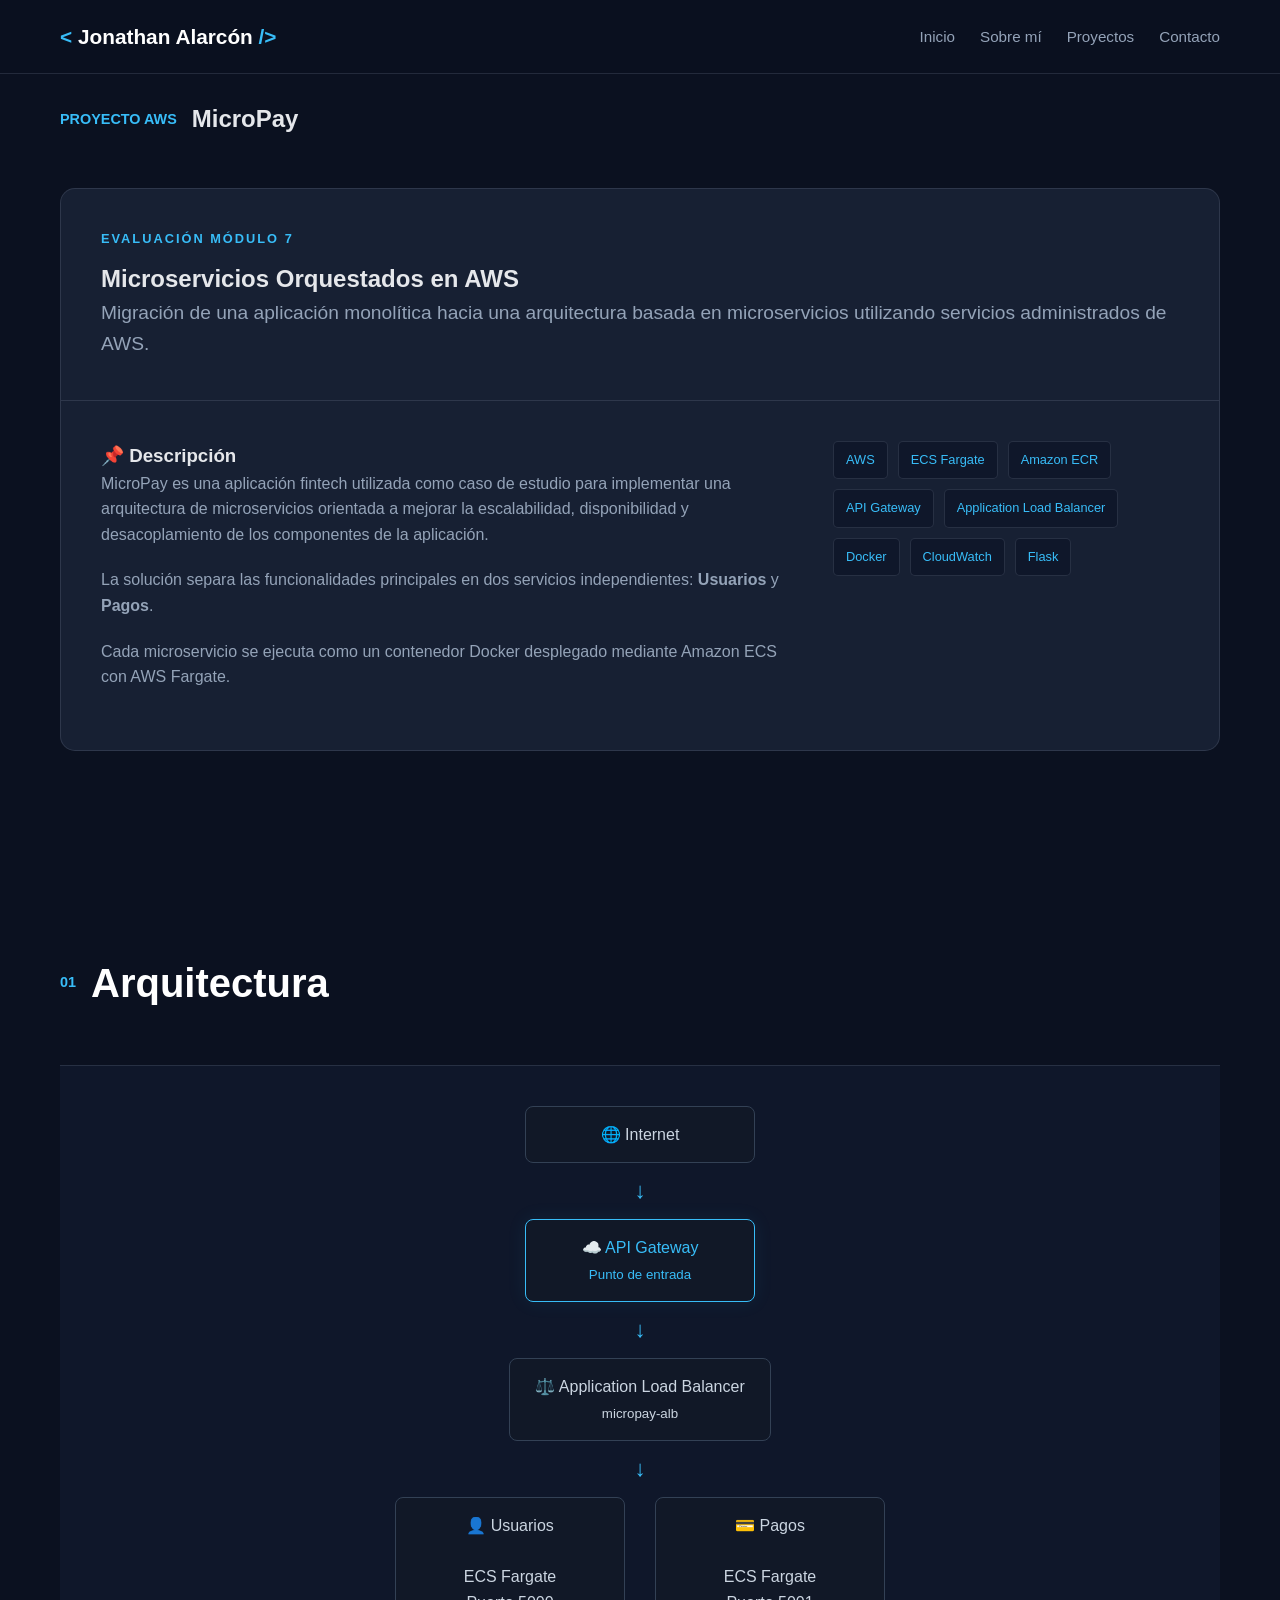
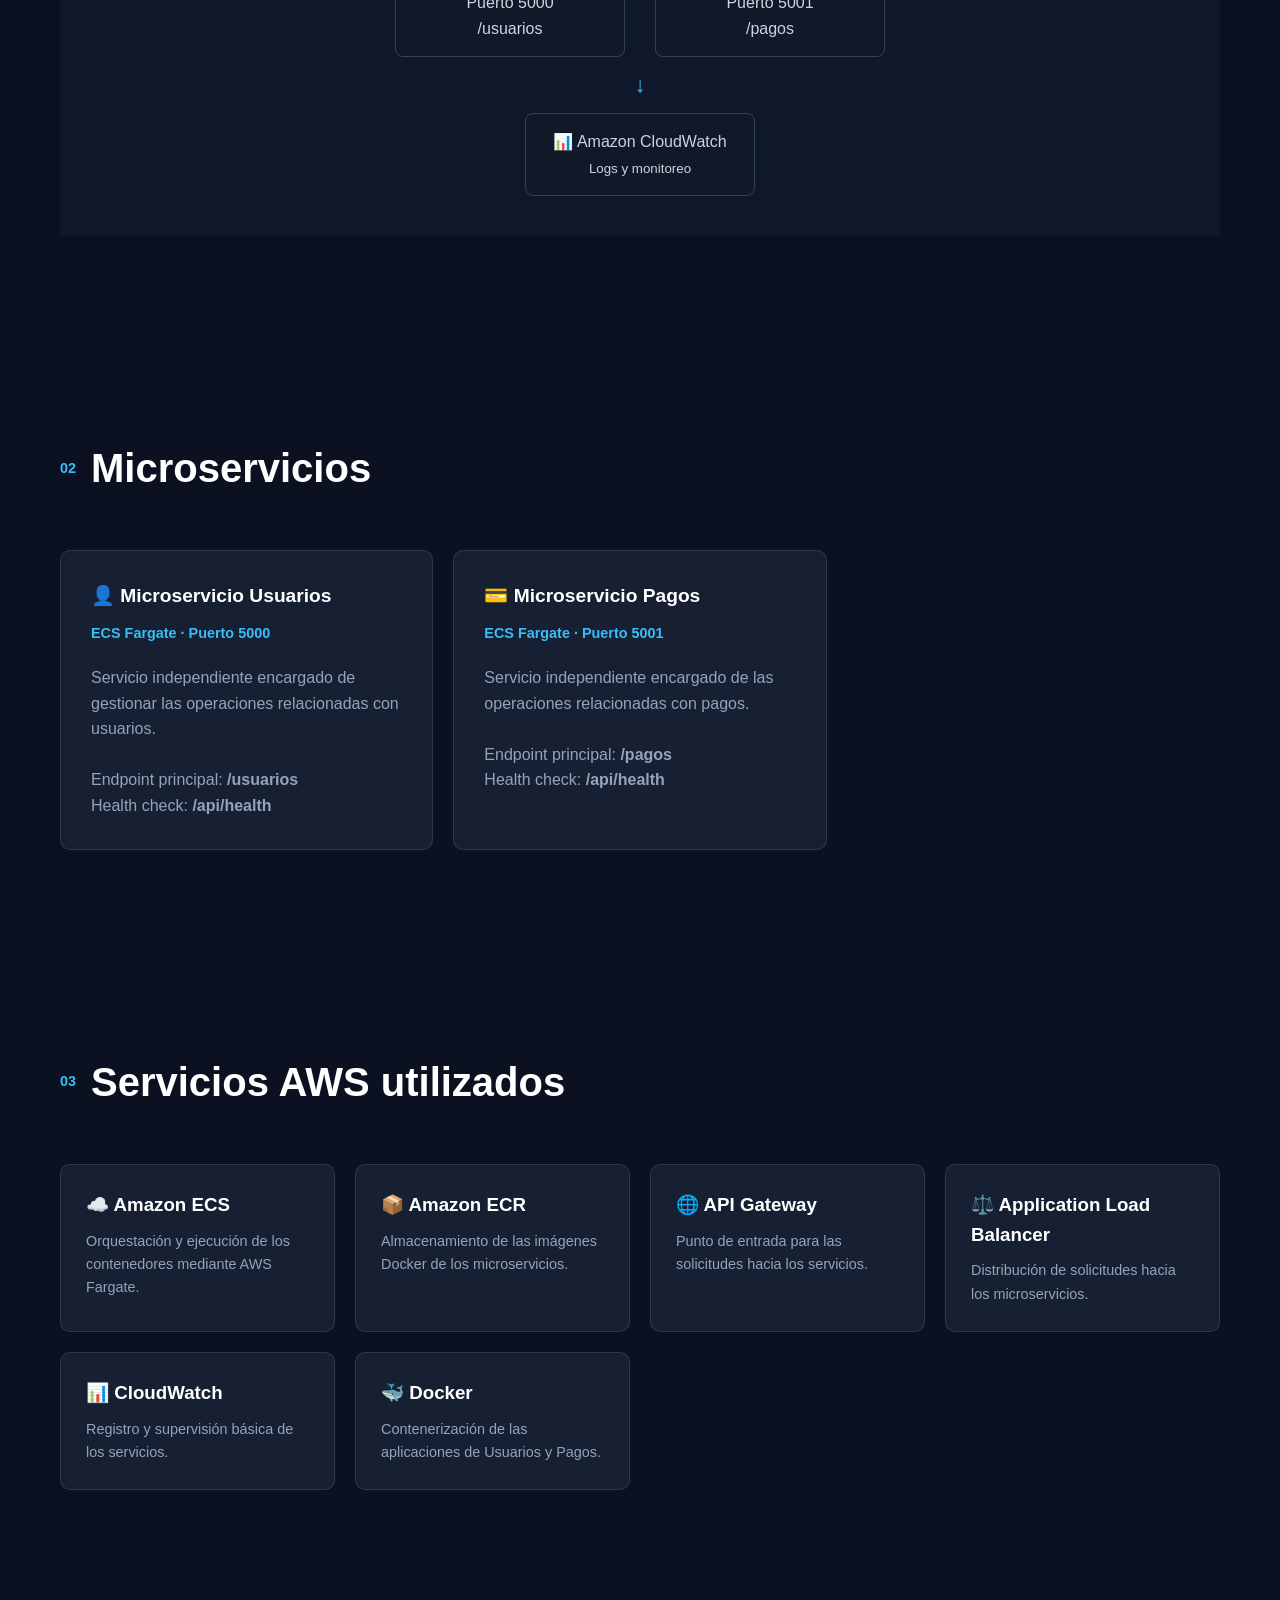
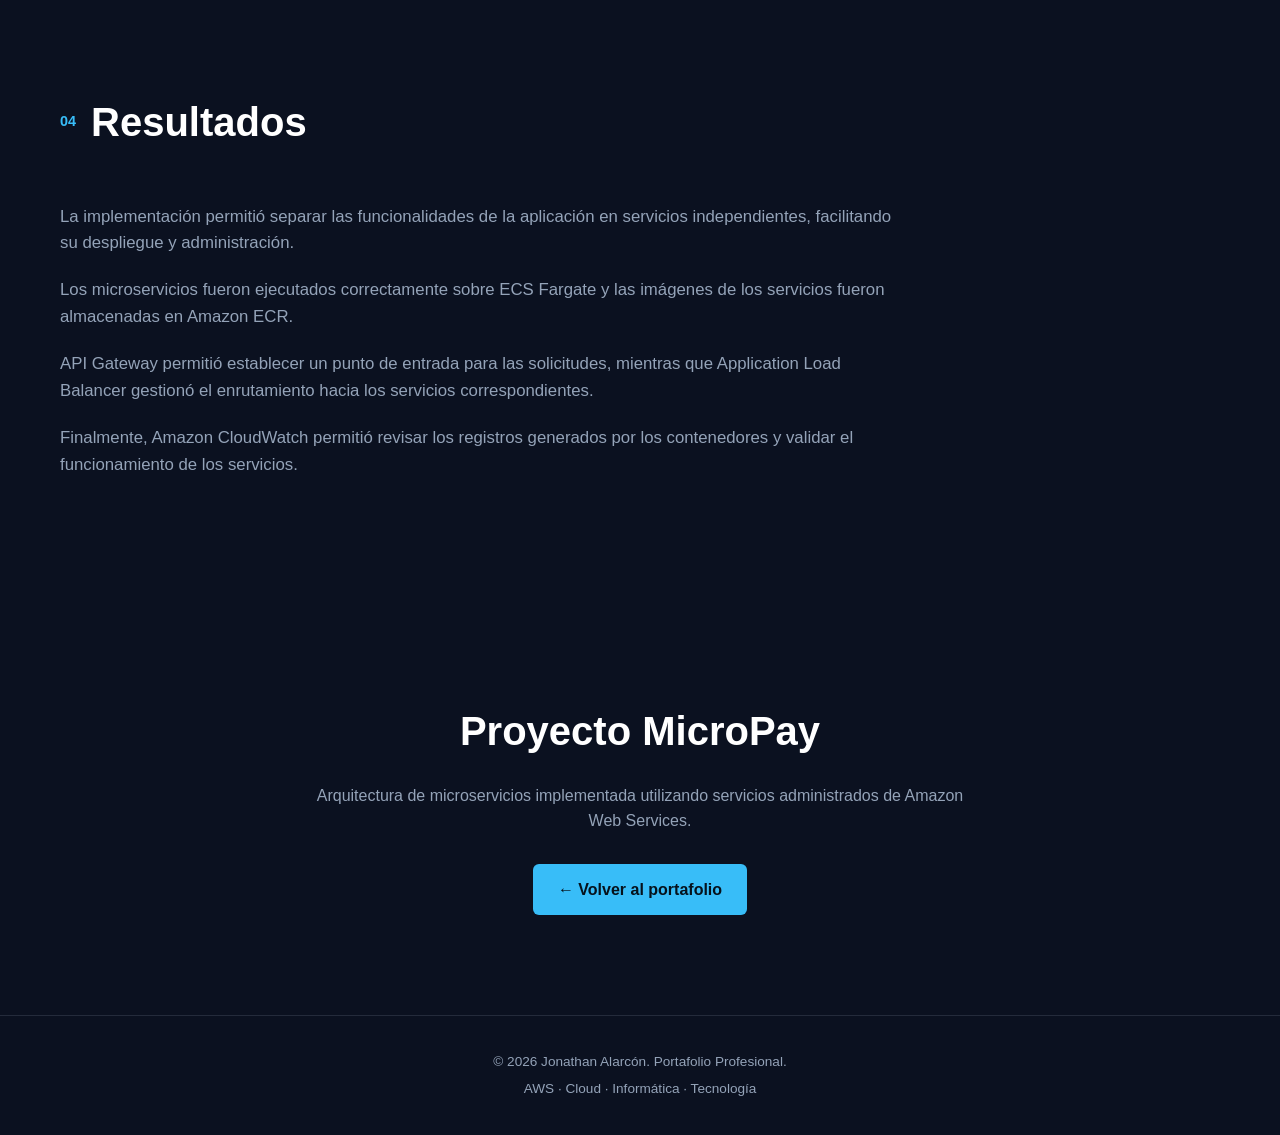
<file: proyectos/micropay.html>
<!DOCTYPE html>
<html lang="es">
<head>
    <meta charset="UTF-8">

    <meta name="viewport" content="width=device-width, initial-scale=1.0">

    <title>MicroPay | Proyecto AWS</title>

    <meta name="description"
          content="Proyecto MicroPay - Arquitectura de microservicios desplegada en AWS con ECS Fargate, ECR, API Gateway, ALB y CloudWatch.">

    <link rel="stylesheet" href="../style.css">
</head>

<body>

<header>
    <nav class="navbar">

        <div class="logo">
            Jonathan Alarcón
        </div>

        <ul class="nav-links">
            <li>
                <a href="../index.html">Inicio</a>
            </li>

            <li>
                <a href="../index.html#sobre-mi">Sobre mí</a>
            </li>

            <li>
                <a href="../index.html#proyectos">Proyectos</a>
            </li>

            <li>
                <a href="../index.html#contacto">Contacto</a>
            </li>
        </ul>

    </nav>
</header>


<main>

<section class="section">

    <div class="section-title">

        <span>PROYECTO AWS</span>

        <h1>MicroPay</h1>

    </div>


    <div class="project-card">

        <div class="project-header">

            <p class="project-label">
                EVALUACIÓN MÓDULO 7
            </p>

            <h2>
                Microservicios Orquestados en AWS
            </h2>

            <p class="project-subtitle">
                Migración de una aplicación monolítica hacia una arquitectura
                basada en microservicios utilizando servicios administrados de AWS.
            </p>

        </div>


        <div class="project-content">

            <div class="project-description">

                <h3>📌 Descripción</h3>

                <p>
                    MicroPay es una aplicación fintech utilizada como caso de
                    estudio para implementar una arquitectura de microservicios
                    orientada a mejorar la escalabilidad, disponibilidad y
                    desacoplamiento de los componentes de la aplicación.
                </p>

                <p>
                    La solución separa las funcionalidades principales en dos
                    servicios independientes: <strong>Usuarios</strong> y
                    <strong>Pagos</strong>.
                </p>

                <p>
                    Cada microservicio se ejecuta como un contenedor Docker
                    desplegado mediante Amazon ECS con AWS Fargate.
                </p>

            </div>


            <div class="project-technologies">

                <span>AWS</span>
                <span>ECS Fargate</span>
                <span>Amazon ECR</span>
                <span>API Gateway</span>
                <span>Application Load Balancer</span>
                <span>Docker</span>
                <span>CloudWatch</span>
                <span>Flask</span>

            </div>

        </div>

    </div>

</section>


<section class="section">

    <div class="section-title">

        <span>01</span>

        <h2>Arquitectura</h2>

    </div>


    <div class="architecture">

        <div class="architecture-flow">

            <div class="architecture-box">

                🌐 Internet

            </div>


            <div class="arrow">
                ↓
            </div>


            <div class="architecture-box highlight">

                ☁️ API Gateway

                <br>

                <small>
                    Punto de entrada
                </small>

            </div>


            <div class="arrow">
                ↓
            </div>


            <div class="architecture-box">

                ⚖️ Application Load Balancer

                <br>

                <small>
                    micropay-alb
                </small>

            </div>


            <div class="arrow">
                ↓
            </div>


            <div class="services">

                <div class="architecture-box">

                    👤 Usuarios

                    <br><br>

                    ECS Fargate

                    <br>

                    Puerto 5000

                    <br>

                    /usuarios

                </div>


                <div class="architecture-box">

                    💳 Pagos

                    <br><br>

                    ECS Fargate

                    <br>

                    Puerto 5001

                    <br>

                    /pagos

                </div>

            </div>


            <div class="arrow">
                ↓
            </div>


            <div class="architecture-box">

                📊 Amazon CloudWatch

                <br>

                <small>
                    Logs y monitoreo
                </small>

            </div>

        </div>

    </div>

</section>


<section class="section">

    <div class="section-title">

        <span>02</span>

        <h2>Microservicios</h2>

    </div>


    <div class="experience-grid">

        <article class="card">

            <h3>👤 Microservicio Usuarios</h3>

            <h4>ECS Fargate · Puerto 5000</h4>

            <p>
                Servicio independiente encargado de gestionar las operaciones
                relacionadas con usuarios.
            </p>

            <br>

            <p>
                Endpoint principal:
                <strong>/usuarios</strong>
            </p>

            <p>
                Health check:
                <strong>/api/health</strong>
            </p>

        </article>


        <article class="card">

            <h3>💳 Microservicio Pagos</h3>

            <h4>ECS Fargate · Puerto 5001</h4>

            <p>
                Servicio independiente encargado de las operaciones
                relacionadas con pagos.
            </p>

            <br>

            <p>
                Endpoint principal:
                <strong>/pagos</strong>
            </p>

            <p>
                Health check:
                <strong>/api/health</strong>
            </p>

        </article>

    </div>

</section>


<section class="section">

    <div class="section-title">

        <span>03</span>

        <h2>Servicios AWS utilizados</h2>

    </div>


    <div class="skills-grid">

        <div class="skill">

            <h3>☁️ Amazon ECS</h3>

            <p>
                Orquestación y ejecución de los contenedores mediante
                AWS Fargate.
            </p>

        </div>


        <div class="skill">

            <h3>📦 Amazon ECR</h3>

            <p>
                Almacenamiento de las imágenes Docker de los microservicios.
            </p>

        </div>


        <div class="skill">

            <h3>🌐 API Gateway</h3>

            <p>
                Punto de entrada para las solicitudes hacia los servicios.
            </p>

        </div>


        <div class="skill">

            <h3>⚖️ Application Load Balancer</h3>

            <p>
                Distribución de solicitudes hacia los microservicios.
            </p>

        </div>


        <div class="skill">

            <h3>📊 CloudWatch</h3>

            <p>
                Registro y supervisión básica de los servicios.
            </p>

        </div>


        <div class="skill">

            <h3>🐳 Docker</h3>

            <p>
                Contenerización de las aplicaciones de Usuarios y Pagos.
            </p>

        </div>

    </div>

</section>


<section class="section">

    <div class="section-title">

        <span>04</span>

        <h2>Resultados</h2>

    </div>


    <div class="about-content">

        <p>
            La implementación permitió separar las funcionalidades de la
            aplicación en servicios independientes, facilitando su despliegue
            y administración.
        </p>

        <p>
            Los microservicios fueron ejecutados correctamente sobre ECS
            Fargate y las imágenes de los servicios fueron almacenadas en
            Amazon ECR.
        </p>

        <p>
            API Gateway permitió establecer un punto de entrada para las
            solicitudes, mientras que Application Load Balancer gestionó
            el enrutamiento hacia los servicios correspondientes.
        </p>

        <p>
            Finalmente, Amazon CloudWatch permitió revisar los registros
            generados por los contenedores y validar el funcionamiento de
            los servicios.
        </p>

    </div>

</section>


<section class="section contact-section">

    <div class="contact-content">

        <h3>
            Proyecto MicroPay
        </h3>

        <p>
            Arquitectura de microservicios implementada utilizando
            servicios administrados de Amazon Web Services.
        </p>

        <a href="../index.html#proyectos" class="btn">
            ← Volver al portafolio
        </a>

    </div>

</section>

</main>


<footer>

    <p>
        © 2026 Jonathan Alarcón. Portafolio Profesional.
    </p>

    <p>
        AWS · Cloud · Informática · Tecnología
    </p>

</footer>

</body>
</html>
</file>
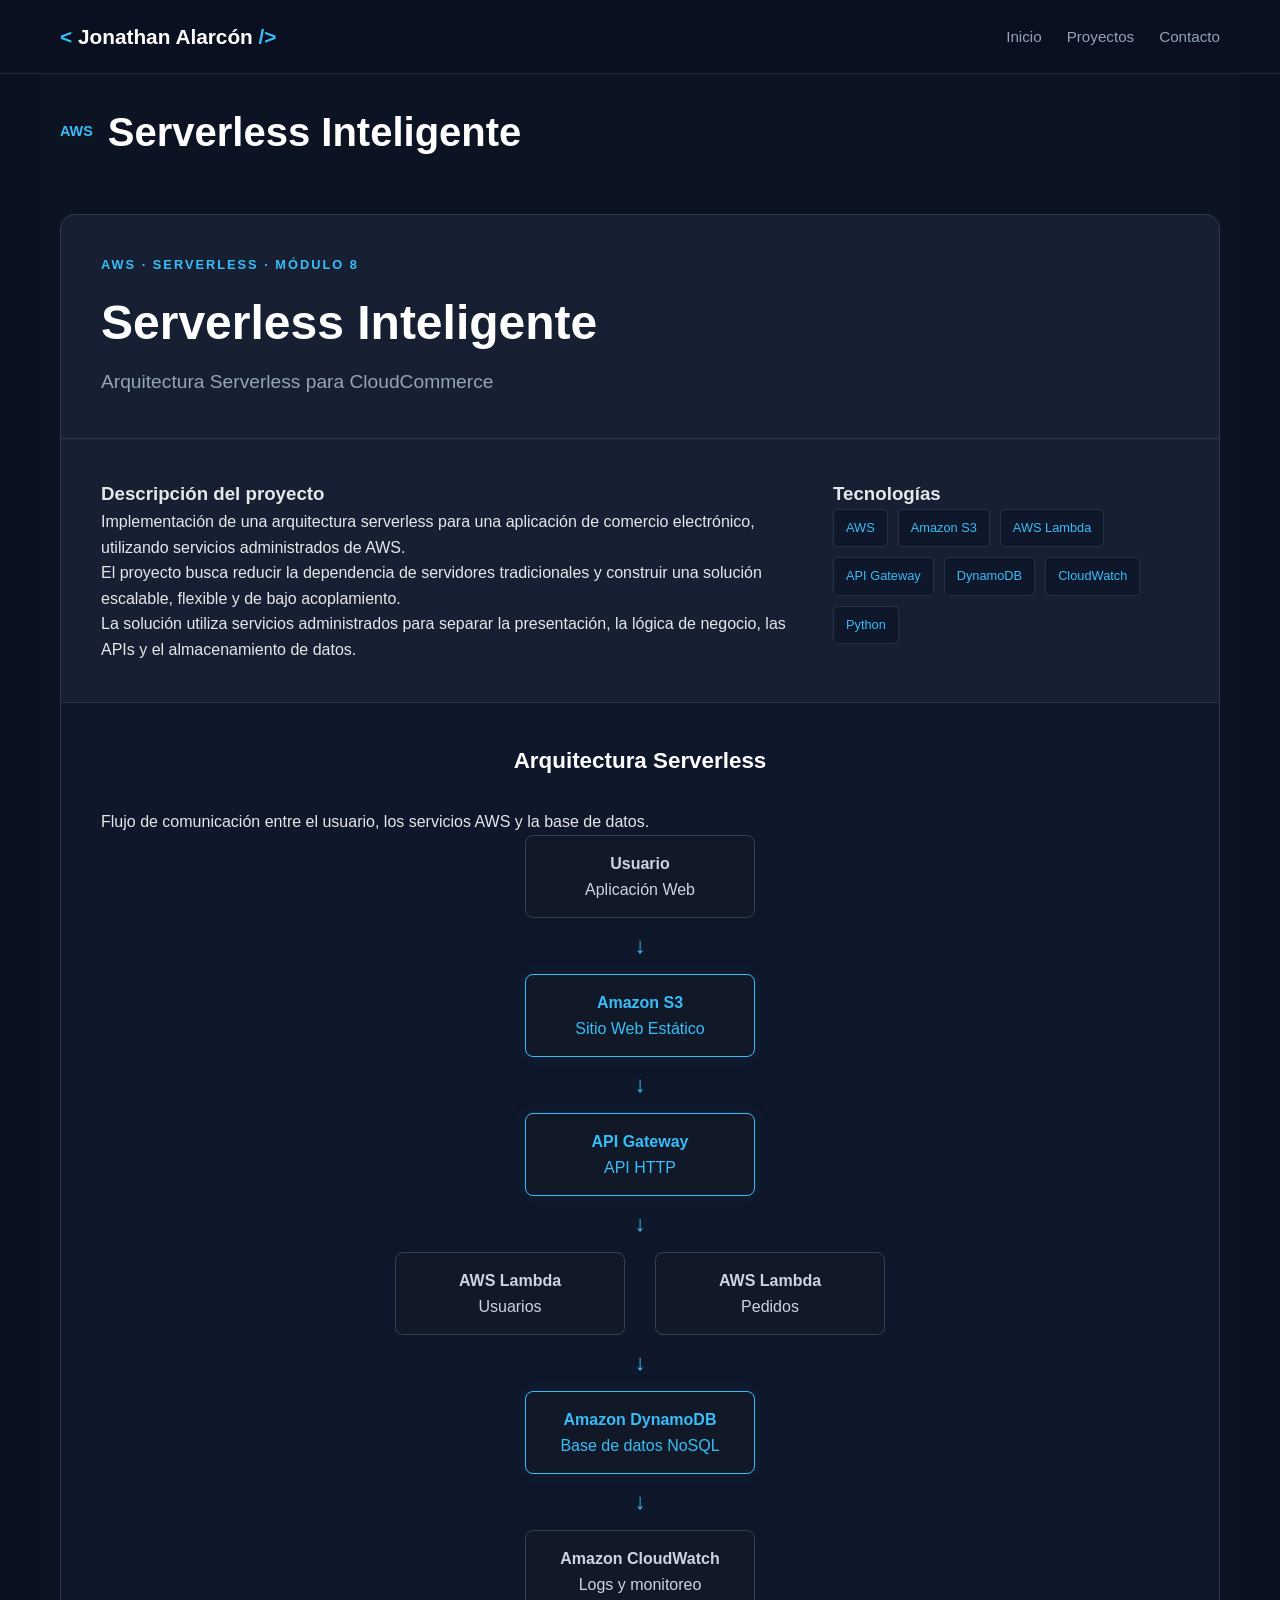
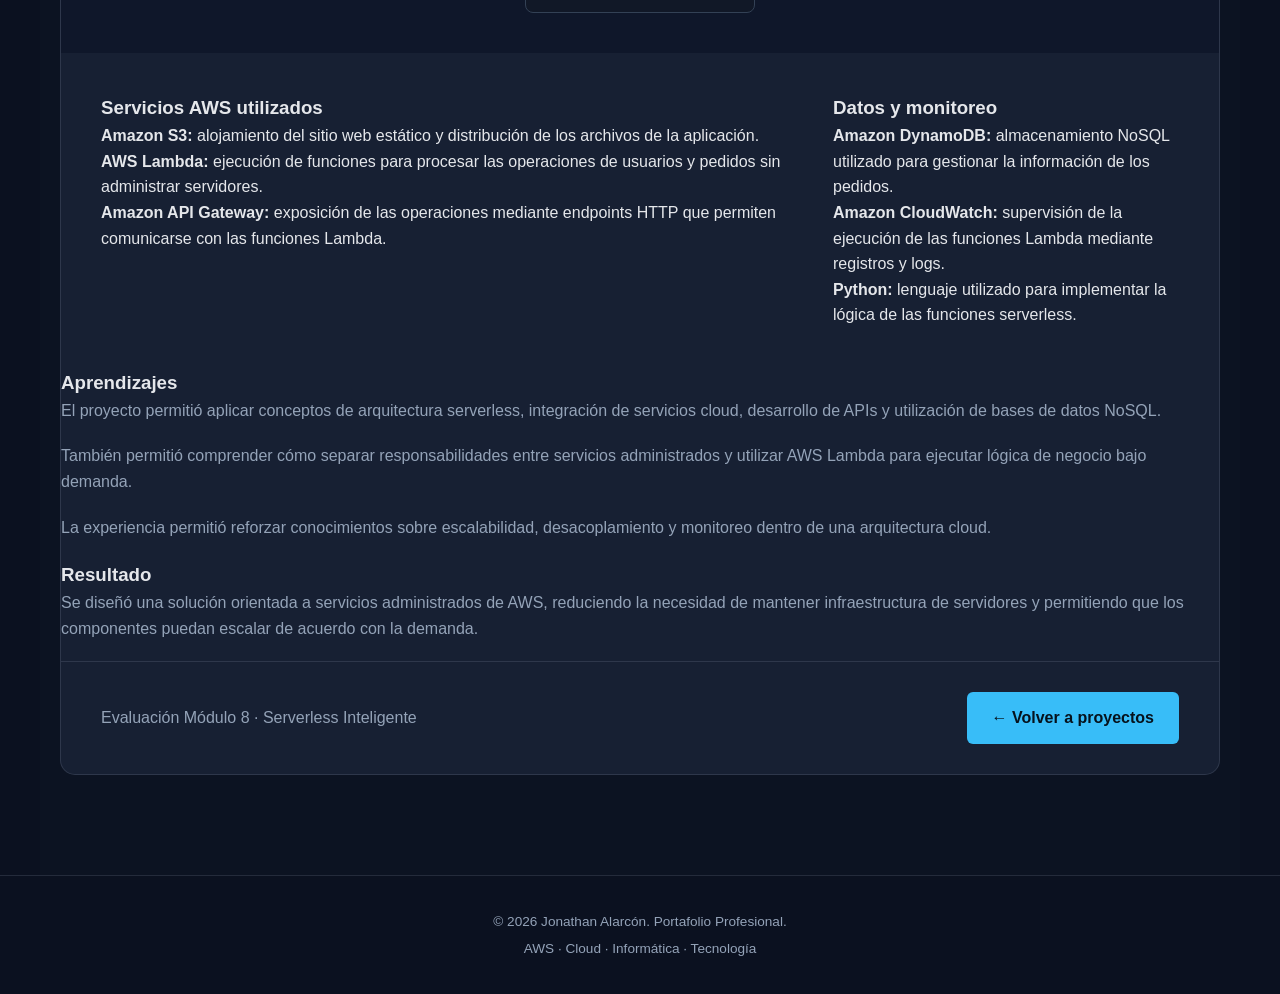
<file: proyectos/serverless.html>
<!DOCTYPE html>
<html lang="es">

<head>
    <meta charset="UTF-8">
    <meta name="viewport" content="width=device-width, initial-scale=1.0">

    <title>Serverless Inteligente | Jonathan Alarcón</title>

    <meta name="description"
        content="Proyecto Serverless Inteligente desarrollado con servicios AWS para una arquitectura serverless de comercio electrónico.">

    <link rel="stylesheet" href="../style.css">
</head>

<body>

<header>
    <nav class="navbar">

        <div class="logo">
            Jonathan Alarcón
        </div>

        <ul class="nav-links">
            <li>
                <a href="../index.html">Inicio</a>
            </li>

            <li>
                <a href="../index.html#proyectos">Proyectos</a>
            </li>

            <li>
                <a href="../index.html#contacto">Contacto</a>
            </li>
        </ul>

    </nav>
</header>


<main>

    <!-- =========================
         ENCABEZADO
    ========================== -->

    <section class="section projects-section">

        <div class="section-title">
            <span>AWS</span>
            <h2>Serverless Inteligente</h2>
        </div>


        <div class="project-card">

            <!-- HEADER DEL PROYECTO -->

            <div class="project-header">

                <p class="project-label">
                    AWS · SERVERLESS · MÓDULO 8
                </p>

                <h3>
                    Serverless Inteligente
                </h3>

                <p class="project-subtitle">
                    Arquitectura Serverless para CloudCommerce
                </p>

            </div>


            <!-- =========================
                 DESCRIPCIÓN Y TECNOLOGÍAS
            ========================== -->

            <div class="project-content">

                <div>

                    <h3>
                        Descripción del proyecto
                    </h3>

                    <p>
                        Implementación de una arquitectura serverless
                        para una aplicación de comercio electrónico,
                        utilizando servicios administrados de AWS.
                    </p>

                    <p>
                        El proyecto busca reducir la dependencia de
                        servidores tradicionales y construir una solución
                        escalable, flexible y de bajo acoplamiento.
                    </p>

                    <p>
                        La solución utiliza servicios administrados
                        para separar la presentación, la lógica de
                        negocio, las APIs y el almacenamiento de datos.
                    </p>

                </div>


                <div>

                    <h3>
                        Tecnologías
                    </h3>

                    <div class="project-technologies">

                        <span>AWS</span>
                        <span>Amazon S3</span>
                        <span>AWS Lambda</span>
                        <span>API Gateway</span>
                        <span>DynamoDB</span>
                        <span>CloudWatch</span>
                        <span>Python</span>

                    </div>

                </div>

            </div>


            <!-- =========================
                 ARQUITECTURA
            ========================== -->

            <div class="architecture">

                <h4>
                    Arquitectura Serverless
                </h4>

                <p class="architecture-description">
                    Flujo de comunicación entre el usuario,
                    los servicios AWS y la base de datos.
                </p>


                <div class="architecture-flow">

                    <div class="architecture-box">
                        <strong>Usuario</strong>
                        <br>
                        Aplicación Web
                    </div>


                    <div class="arrow">
                        ↓
                    </div>


                    <div class="architecture-box highlight">

                        <strong>Amazon S3</strong>

                        <br>

                        Sitio Web Estático

                    </div>


                    <div class="arrow">
                        ↓
                    </div>


                    <div class="architecture-box highlight">

                        <strong>API Gateway</strong>

                        <br>

                        API HTTP

                    </div>


                    <div class="arrow">
                        ↓
                    </div>


                    <div class="services">

                        <div class="architecture-box">

                            <strong>AWS Lambda</strong>

                            <br>

                            Usuarios

                        </div>


                        <div class="architecture-box">

                            <strong>AWS Lambda</strong>

                            <br>

                            Pedidos

                        </div>

                    </div>


                    <div class="arrow">
                        ↓
                    </div>


                    <div class="architecture-box highlight">

                        <strong>Amazon DynamoDB</strong>

                        <br>

                        Base de datos NoSQL

                    </div>


                    <div class="arrow">
                        ↓
                    </div>


                    <div class="architecture-box">

                        <strong>Amazon CloudWatch</strong>

                        <br>

                        Logs y monitoreo

                    </div>

                </div>

            </div>


            <!-- =========================
                 SERVICIOS AWS
            ========================== -->

            <div class="project-content">

                <div>

                    <h3>
                        Servicios AWS utilizados
                    </h3>

                    <p>
                        <strong>Amazon S3:</strong>
                        alojamiento del sitio web estático y
                        distribución de los archivos de la aplicación.
                    </p>

                    <p>
                        <strong>AWS Lambda:</strong>
                        ejecución de funciones para procesar las
                        operaciones de usuarios y pedidos sin
                        administrar servidores.
                    </p>

                    <p>
                        <strong>Amazon API Gateway:</strong>
                        exposición de las operaciones mediante
                        endpoints HTTP que permiten comunicarse
                        con las funciones Lambda.
                    </p>

                </div>


                <div>

                    <h3>
                        Datos y monitoreo
                    </h3>

                    <p>
                        <strong>Amazon DynamoDB:</strong>
                        almacenamiento NoSQL utilizado para gestionar
                        la información de los pedidos.
                    </p>

                    <p>
                        <strong>Amazon CloudWatch:</strong>
                        supervisión de la ejecución de las funciones
                        Lambda mediante registros y logs.
                    </p>

                    <p>
                        <strong>Python:</strong>
                        lenguaje utilizado para implementar la lógica
                        de las funciones serverless.
                    </p>

                </div>

            </div>


            <!-- =========================
                 APRENDIZAJES
            ========================== -->

            <div class="project-description">

                <h3>
                    Aprendizajes
                </h3>

                <p>
                    El proyecto permitió aplicar conceptos de
                    arquitectura serverless, integración de servicios
                    cloud, desarrollo de APIs y utilización de bases
                    de datos NoSQL.
                </p>

                <p>
                    También permitió comprender cómo separar
                    responsabilidades entre servicios administrados
                    y utilizar AWS Lambda para ejecutar lógica de
                    negocio bajo demanda.
                </p>

                <p>
                    La experiencia permitió reforzar conocimientos
                    sobre escalabilidad, desacoplamiento y monitoreo
                    dentro de una arquitectura cloud.
                </p>

            </div>


            <!-- =========================
                 RESULTADO
            ========================== -->

            <div class="project-description">

                <h3>
                    Resultado
                </h3>

                <p>
                    Se diseñó una solución orientada a servicios
                    administrados de AWS, reduciendo la necesidad de
                    mantener infraestructura de servidores y
                    permitiendo que los componentes puedan escalar
                    de acuerdo con la demanda.
                </p>

            </div>


            <!-- =========================
                 FOOTER DEL PROYECTO
            ========================== -->

            <div class="project-footer">

                <p>
                    Evaluación Módulo 8 · Serverless Inteligente
                </p>

                <a href="../index.html#proyectos" class="btn">
                    ← Volver a proyectos
                </a>

            </div>

        </div>

    </section>

</main>


<footer>

    <p>
        © 2026 Jonathan Alarcón.
        Portafolio Profesional.
    </p>

    <p>
        AWS · Cloud · Informática · Tecnología
    </p>

</footer>

</body>

</html>
</file>
<file: style.css>
* {
    margin: 0;
    padding: 0;
    box-sizing: border-box;
}

html {
    scroll-behavior: smooth;
}

body {
    font-family: Arial, Helvetica, sans-serif;
    background: #0b1120;
    color: #e5e7eb;
    line-height: 1.6;
}


/* =========================
   VARIABLES
========================= */

:root {
    --background: #0b1120;
    --background-light: #111827;
    --card: #172033;
    --primary: #38bdf8;
    --primary-dark: #0284c7;
    --secondary: #22d3ee;
    --text: #e5e7eb;
    --text-muted: #94a3b8;
    --border: rgba(148, 163, 184, 0.18);
}


/* =========================
   GENERAL
========================= */

a {
    color: inherit;
    text-decoration: none;
}

section {
    scroll-margin-top: 90px;
}


/* =========================
   NAVBAR
========================= */

header {
    position: fixed;
    top: 0;
    left: 0;
    width: 100%;
    z-index: 1000;

    background: rgba(11, 17, 32, 0.92);
    backdrop-filter: blur(10px);

    border-bottom: 1px solid var(--border);
}

.navbar {
    max-width: 1200px;
    margin: auto;

    padding: 20px;

    display: flex;
    justify-content: space-between;
    align-items: center;
}

.logo {
    font-size: 1.3rem;
    font-weight: bold;
    color: white;
}

.logo::before {
    content: "< ";
    color: var(--primary);
}

.logo::after {
    content: " />";
    color: var(--primary);
}

.nav-links {
    list-style: none;

    display: flex;
    gap: 25px;
}

.nav-links a {
    color: var(--text-muted);
    font-size: 0.95rem;

    transition: 0.3s;
}

.nav-links a:hover {
    color: var(--primary);
}


/* =========================
   HERO
========================= */

.hero {
    min-height: 100vh;

    display: flex;
    align-items: center;

    max-width: 1200px;
    margin: auto;

    padding: 120px 20px 80px;

    position: relative;
}

.hero::before {
    content: "";

    position: absolute;

    width: 400px;
    height: 400px;

    background: var(--primary);

    filter: blur(150px);

    opacity: 0.08;

    top: 100px;
    right: 50px;

    pointer-events: none;
}

.hero-content {
    max-width: 850px;
}

.hero-tag {
    color: var(--primary);

    font-size: 0.9rem;
    font-weight: bold;

    letter-spacing: 3px;

    margin-bottom: 20px;
}

.hero h1 {
    font-size: clamp(4rem, 10vw, 8rem);

    line-height: 0.9;

    margin-bottom: 30px;

    color: white;
}

.hero h1 span {
    color: var(--primary);
}

.hero h2 {
    font-size: 1.5rem;

    font-weight: normal;

    color: #cbd5e1;

    margin-bottom: 25px;
}

.hero p {
    max-width: 700px;

    color: var(--text-muted);

    font-size: 1.1rem;

    margin-bottom: 35px;
}


/* =========================
   BUTTONS
========================= */

.hero-buttons {
    display: flex;
    gap: 15px;

    flex-wrap: wrap;
}

.btn {
    display: inline-block;

    padding: 13px 25px;

    background: var(--primary);

    color: #06121c;

    font-weight: bold;

    border-radius: 6px;

    transition: 0.3s;
}

.btn:hover {
    background: var(--secondary);

    transform: translateY(-2px);
}

.btn-outline {
    background: transparent;

    border: 1px solid var(--primary);

    color: var(--primary);
}

.btn-outline:hover {
    background: var(--primary);

    color: #06121c;
}


/* =========================
   SECTIONS
========================= */

.section {
    max-width: 1200px;

    margin: auto;

    padding: 100px 20px;
}

.section-title {
    display: flex;

    align-items: center;

    gap: 15px;

    margin-bottom: 50px;
}

.section-title span {
    color: var(--primary);

    font-weight: bold;

    font-size: 0.9rem;
}

.section-title h2 {
    font-size: 2.5rem;

    color: white;
}


/* =========================
   ABOUT
========================= */

.about-content {
    max-width: 850px;
}

.about-content p {
    color: var(--text-muted);

    font-size: 1.05rem;

    margin-bottom: 20px;
}


/* =========================
   EXPERIENCE
========================= */

.experience-grid {
    display: grid;

    grid-template-columns:
        repeat(3, 1fr);

    gap: 20px;
}

.card {
    background: var(--card);

    border: 1px solid var(--border);

    border-radius: 10px;

    padding: 30px;

    transition: 0.3s;
}

.card:hover {
    transform: translateY(-5px);

    border-color: var(--primary);
}

.card h3 {
    color: white;

    font-size: 1.2rem;

    margin-bottom: 10px;
}

.card h4 {
    color: var(--primary);

    font-size: 0.9rem;

    margin-bottom: 20px;
}

.card p {
    color: var(--text-muted);
}


/* =========================
   SKILLS
========================= */

.skills-grid {
    display: grid;

    grid-template-columns:
        repeat(4, 1fr);

    gap: 20px;
}

.skill {
    background: var(--card);

    border: 1px solid var(--border);

    padding: 25px;

    border-radius: 10px;

    transition: 0.3s;
}

.skill:hover {
    border-color: var(--primary);

    transform: translateY(-4px);
}

.skill h3 {
    color: white;

    margin-bottom: 10px;
}

.skill p {
    color: var(--text-muted);

    font-size: 0.9rem;
}


/* =========================
   CERTIFICATIONS
========================= */

.certifications {
    display: grid;

    grid-template-columns:
        repeat(3, 1fr);

    gap: 20px;
}

.certification {
    padding: 25px;

    background: var(--card);

    border-left: 3px solid var(--primary);

    border-radius: 6px;
}

.certification strong {
    color: var(--primary);

    display: block;

    margin-bottom: 8px;
}

.certification p {
    color: var(--text-muted);
}


/* =========================
   PROJECT
========================= */

.projects-section {
    background: rgba(17, 24, 39, 0.35);
}
.projects-grid {
    display: grid;
    grid-template-columns: repeat(2, 1fr);
    gap: 25px;
    margin-top: 30px;
}

.projects-grid .project-card {
    height: 100%;
    display: flex;
    flex-direction: column;
}

.projects-grid .project-card h3 {
    color: white;
    font-size: 1.5rem;
    margin-bottom: 15px;
}

.projects-grid .project-card p {
    color: var(--text-muted);
    margin-bottom: 20px;
}

.projects-grid .project-card .btn {
    margin-top: auto;
    align-self: flex-start;
}
.project-card {
    background: var(--card);

    border: 1px solid var(--border);

    border-radius: 15px;

    overflow: hidden;
}

.project-header {
    padding: 40px;

    border-bottom: 1px solid var(--border);
}

.project-label {
    color: var(--primary);

    font-size: 0.8rem;

    letter-spacing: 2px;

    font-weight: bold;

    margin-bottom: 10px;
}

.project-header h3 {
    font-size: 3rem;

    color: white;

    margin-bottom: 5px;
}

.project-subtitle {
    color: var(--text-muted);

    font-size: 1.2rem;
}

.project-content {
    padding: 40px;

    display: grid;

    grid-template-columns:
        2fr 1fr;

    gap: 40px;
}

.project-description p {
    color: var(--text-muted);

    margin-bottom: 20px;
}

.project-technologies {
    display: flex;

    flex-wrap: wrap;

    gap: 10px;

    align-content: flex-start;
}

.project-technologies span {
    padding: 8px 12px;

    background: #0f172a;

    border: 1px solid var(--border);

    border-radius: 5px;

    color: var(--primary);

    font-size: 0.8rem;
}


/* =========================
   ARCHITECTURE
========================= */

.architecture {
    padding: 40px;

    background: #0f172a;

    border-top: 1px solid var(--border);
}

.architecture h4 {
    text-align: center;

    color: white;

    font-size: 1.4rem;

    margin-bottom: 30px;
}

.architecture-flow {
    display: flex;

    flex-direction: column;

    align-items: center;

    gap: 10px;
}

.architecture-box {
    min-width: 230px;

    padding: 15px 25px;

    text-align: center;

    background: var(--background-light);

    border: 1px solid #334155;

    border-radius: 8px;

    color: #cbd5e1;
}

.architecture-box.highlight {
    border-color: var(--primary);

    color: var(--primary);

    box-shadow:
        0 0 20px
        rgba(56, 189, 248, 0.08);
}

.arrow {
    color: var(--primary);

    font-size: 1.4rem;
}

.services {
    display: flex;

    gap: 30px;

    width: 100%;

    justify-content: center;
}


/* =========================
   PROJECT FOOTER
========================= */

.project-footer {
    padding: 30px 40px;

    border-top: 1px solid var(--border);

    display: flex;

    align-items: center;

    justify-content: space-between;
}

.project-footer p {
    color: var(--text-muted);
}


/* =========================
   CONTACT
========================= */

.contact-section {
    text-align: center;
}

.contact-content {
    max-width: 650px;

    margin: auto;
}

.contact-content h3 {
    font-size: 2.5rem;

    color: white;

    margin-bottom: 20px;
}

.contact-content p {
    color: var(--text-muted);

    margin-bottom: 30px;
}


/* =========================
   FOOTER
========================= */

footer {
    padding: 30px 20px;

    text-align: center;

    border-top: 1px solid var(--border);

    color: var(--text-muted);

    font-size: 0.85rem;
}

footer p {
    margin: 5px;
}


/* =========================
   RESPONSIVE
========================= */

@media (max-width: 900px) {

    .nav-links {
        display: none;
    }

    .experience-grid {
        grid-template-columns: 1fr;
    }

    .skills-grid {
        grid-template-columns:
            repeat(2, 1fr);
    }

    .certifications {
        grid-template-columns:
            repeat(2, 1fr);
    }

    .project-content {
        grid-template-columns: 1fr;
    }
        .projects-grid {
        grid-template-columns: 1fr;
    }

}


@media (max-width: 600px) {

    .hero h1 {
        font-size: 4rem;
    }

    .hero h2 {
        font-size: 1.2rem;
    }

    .section {
        padding: 70px 20px;
    }

    .section-title h2 {
        font-size: 2rem;
    }

    .skills-grid {
        grid-template-columns: 1fr;
    }

    .certifications {
        grid-template-columns: 1fr;
    }

    .services {
        flex-direction: column;

        align-items: center;
    }

    .project-header,
    .project-content,
    .architecture {
        padding: 25px;
    }

    .project-header h3 {
        font-size: 2.3rem;
    }

    .project-footer {
        padding: 25px;

        flex-direction: column;

        gap: 20px;
    }

}
</file>
